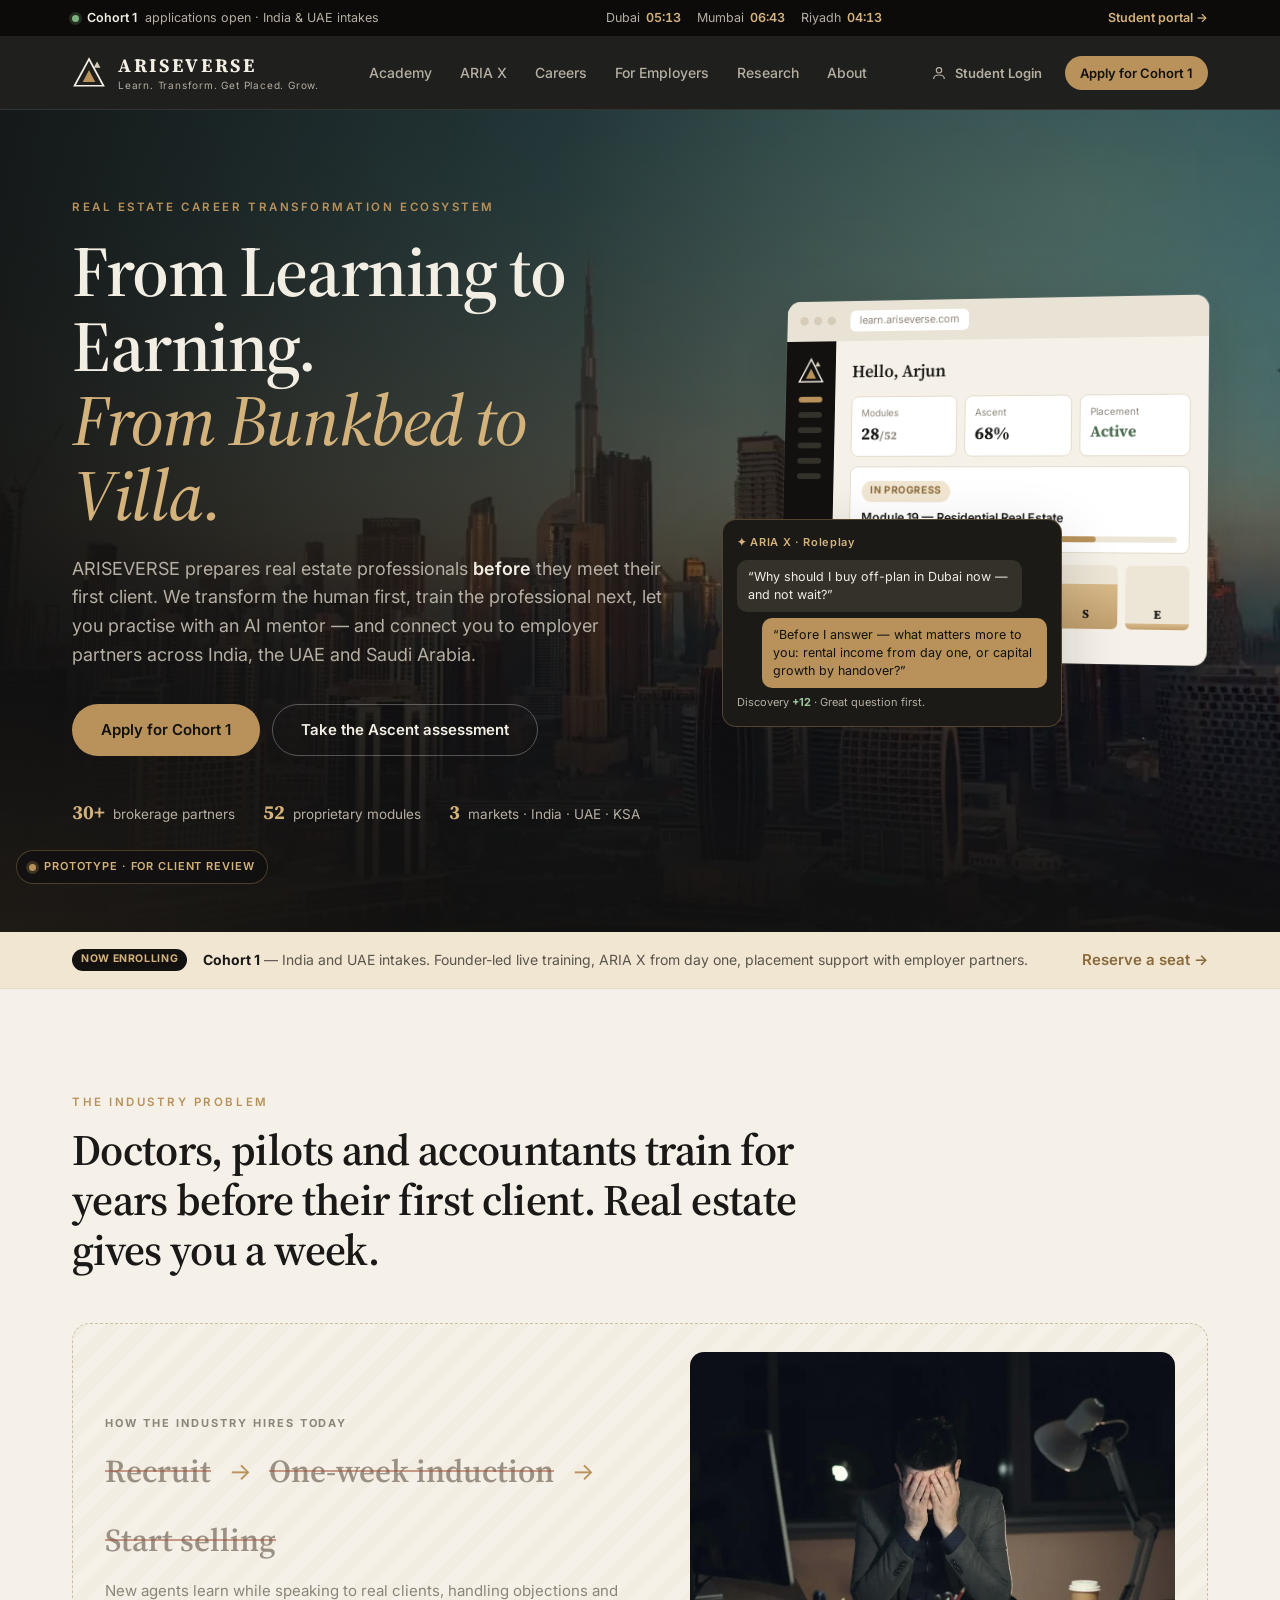
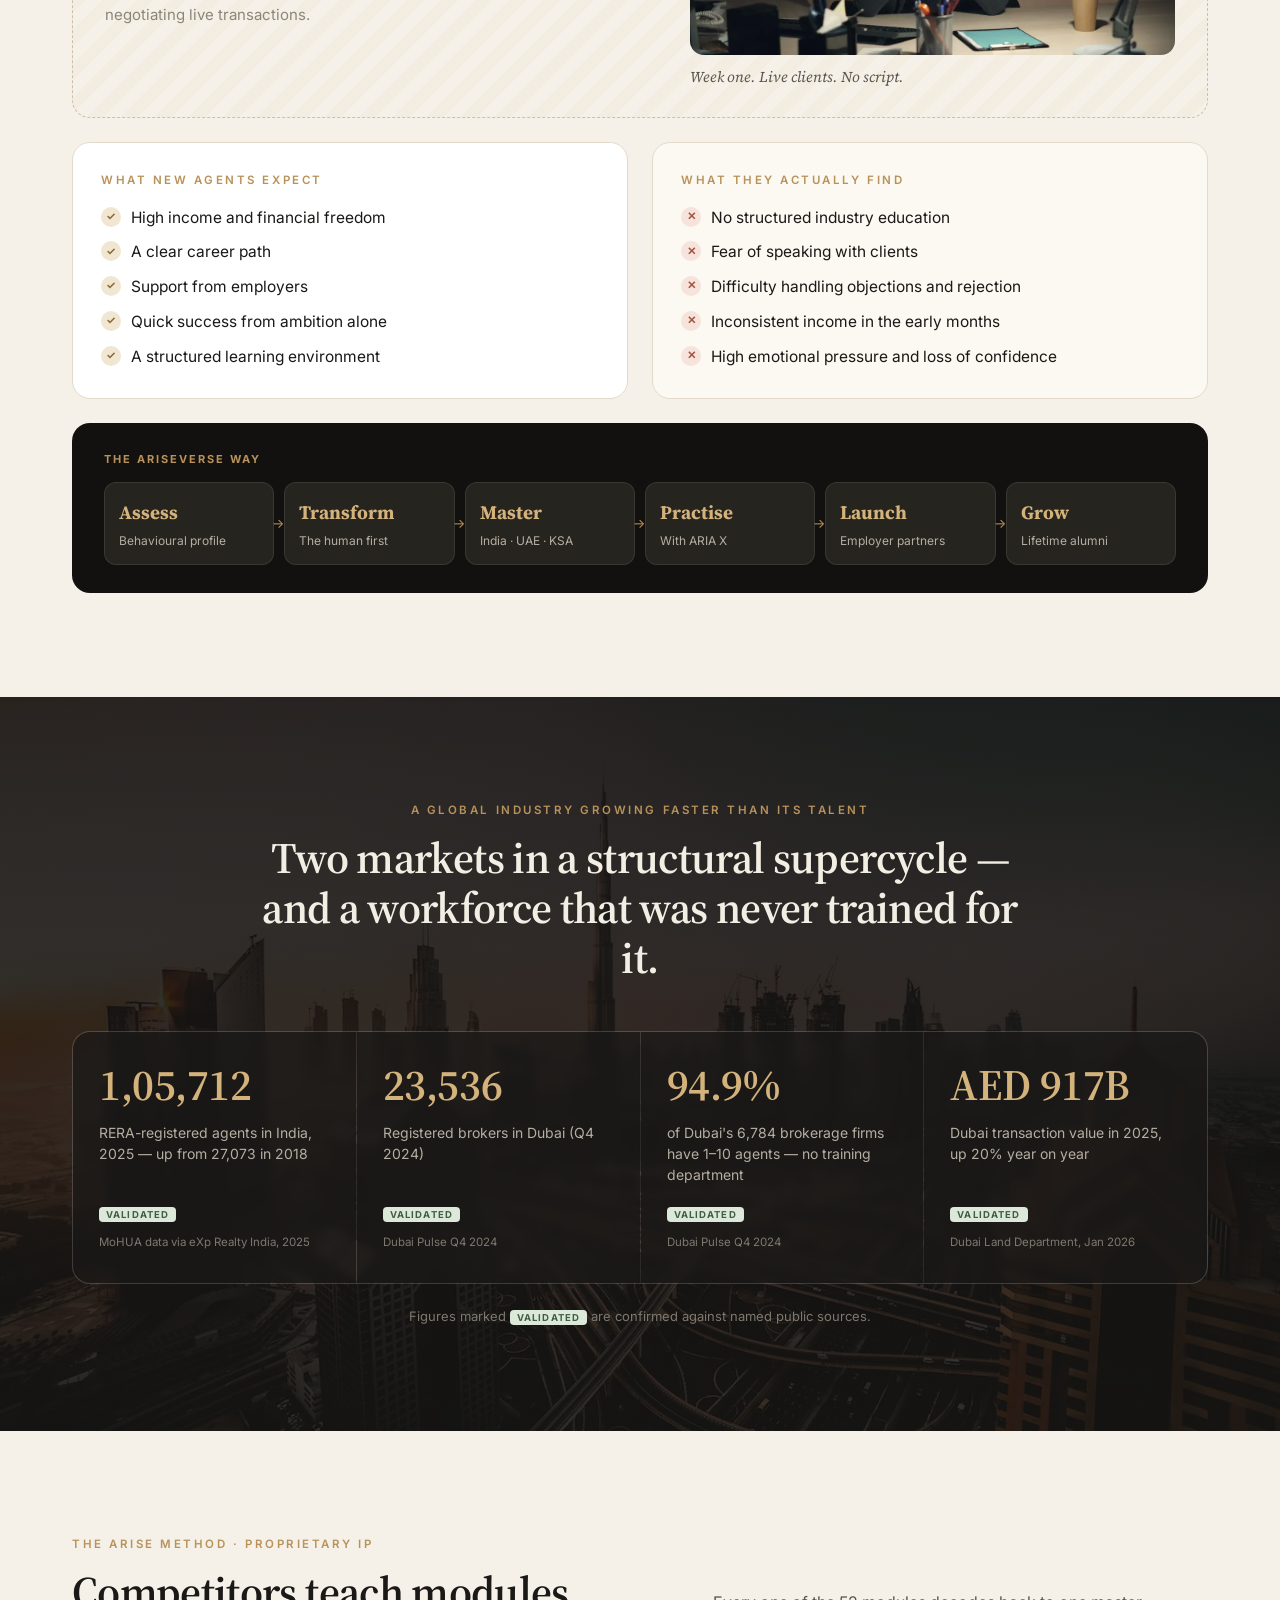
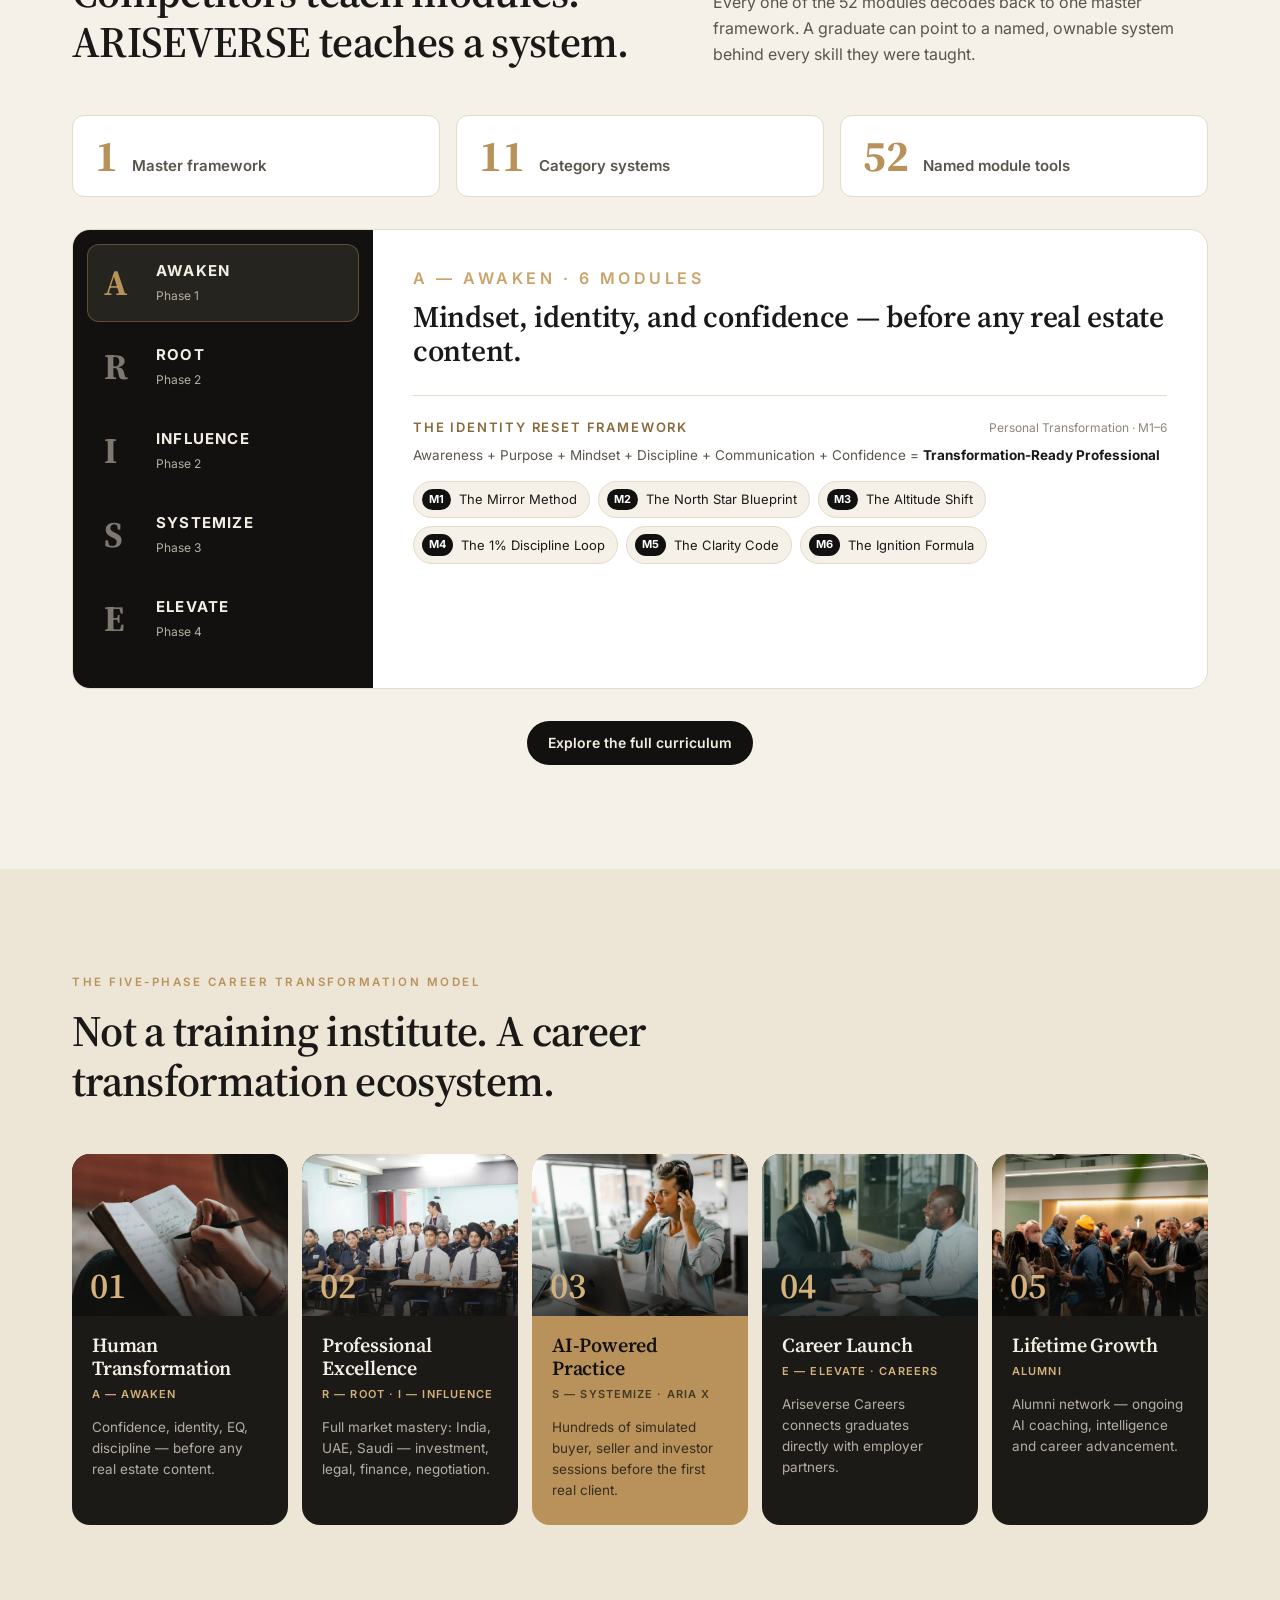
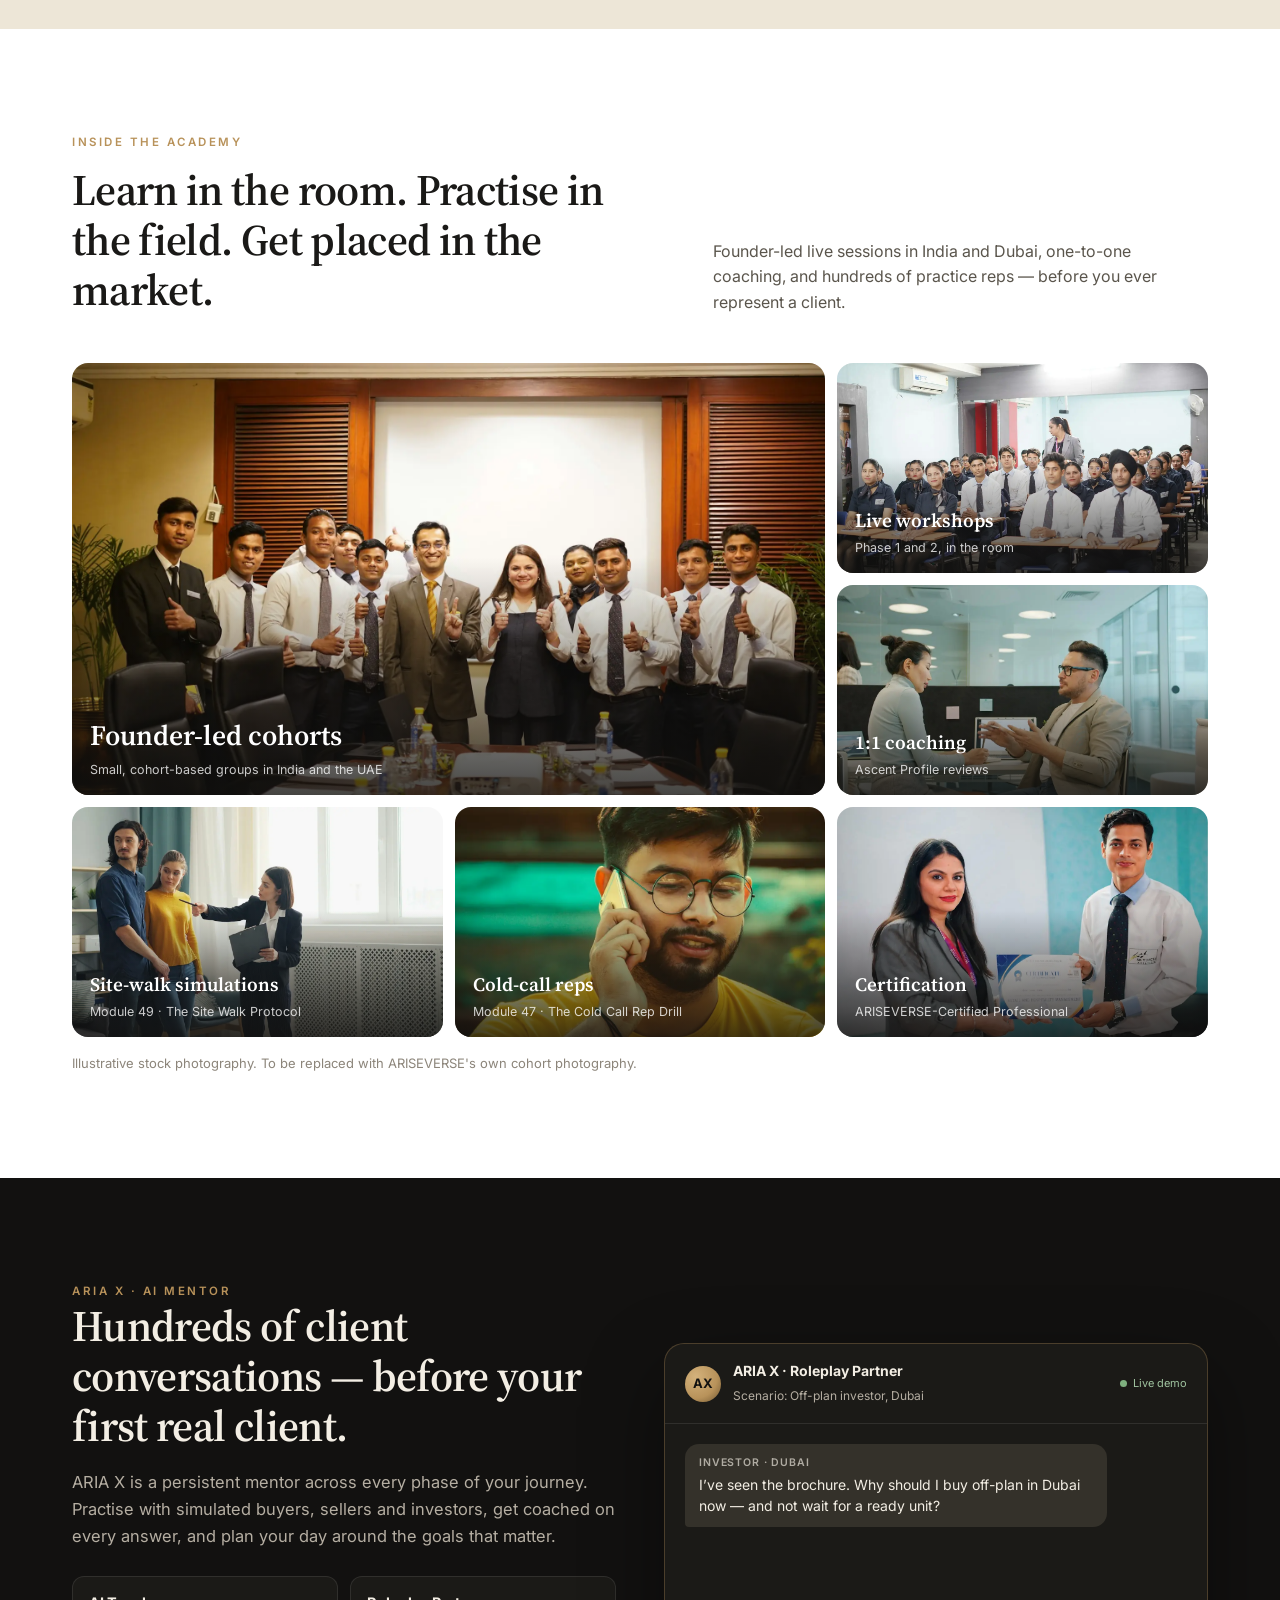
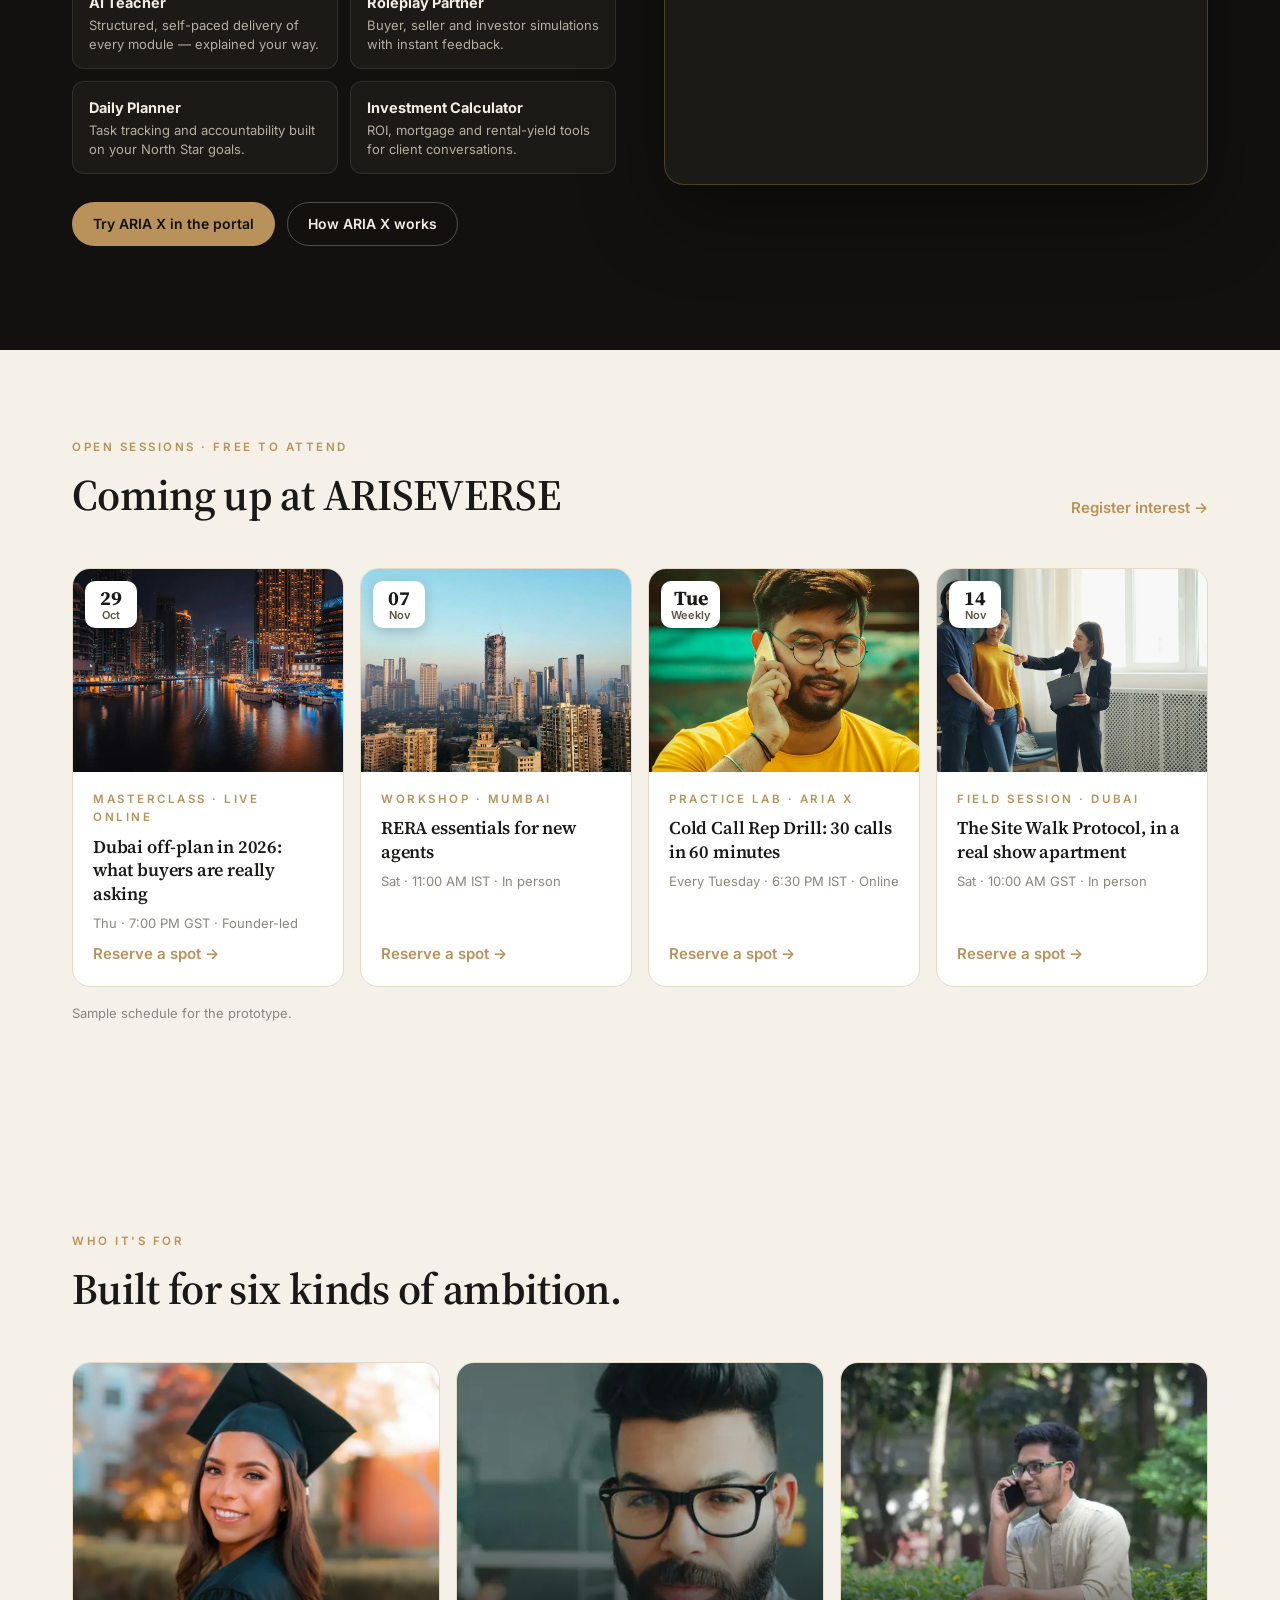
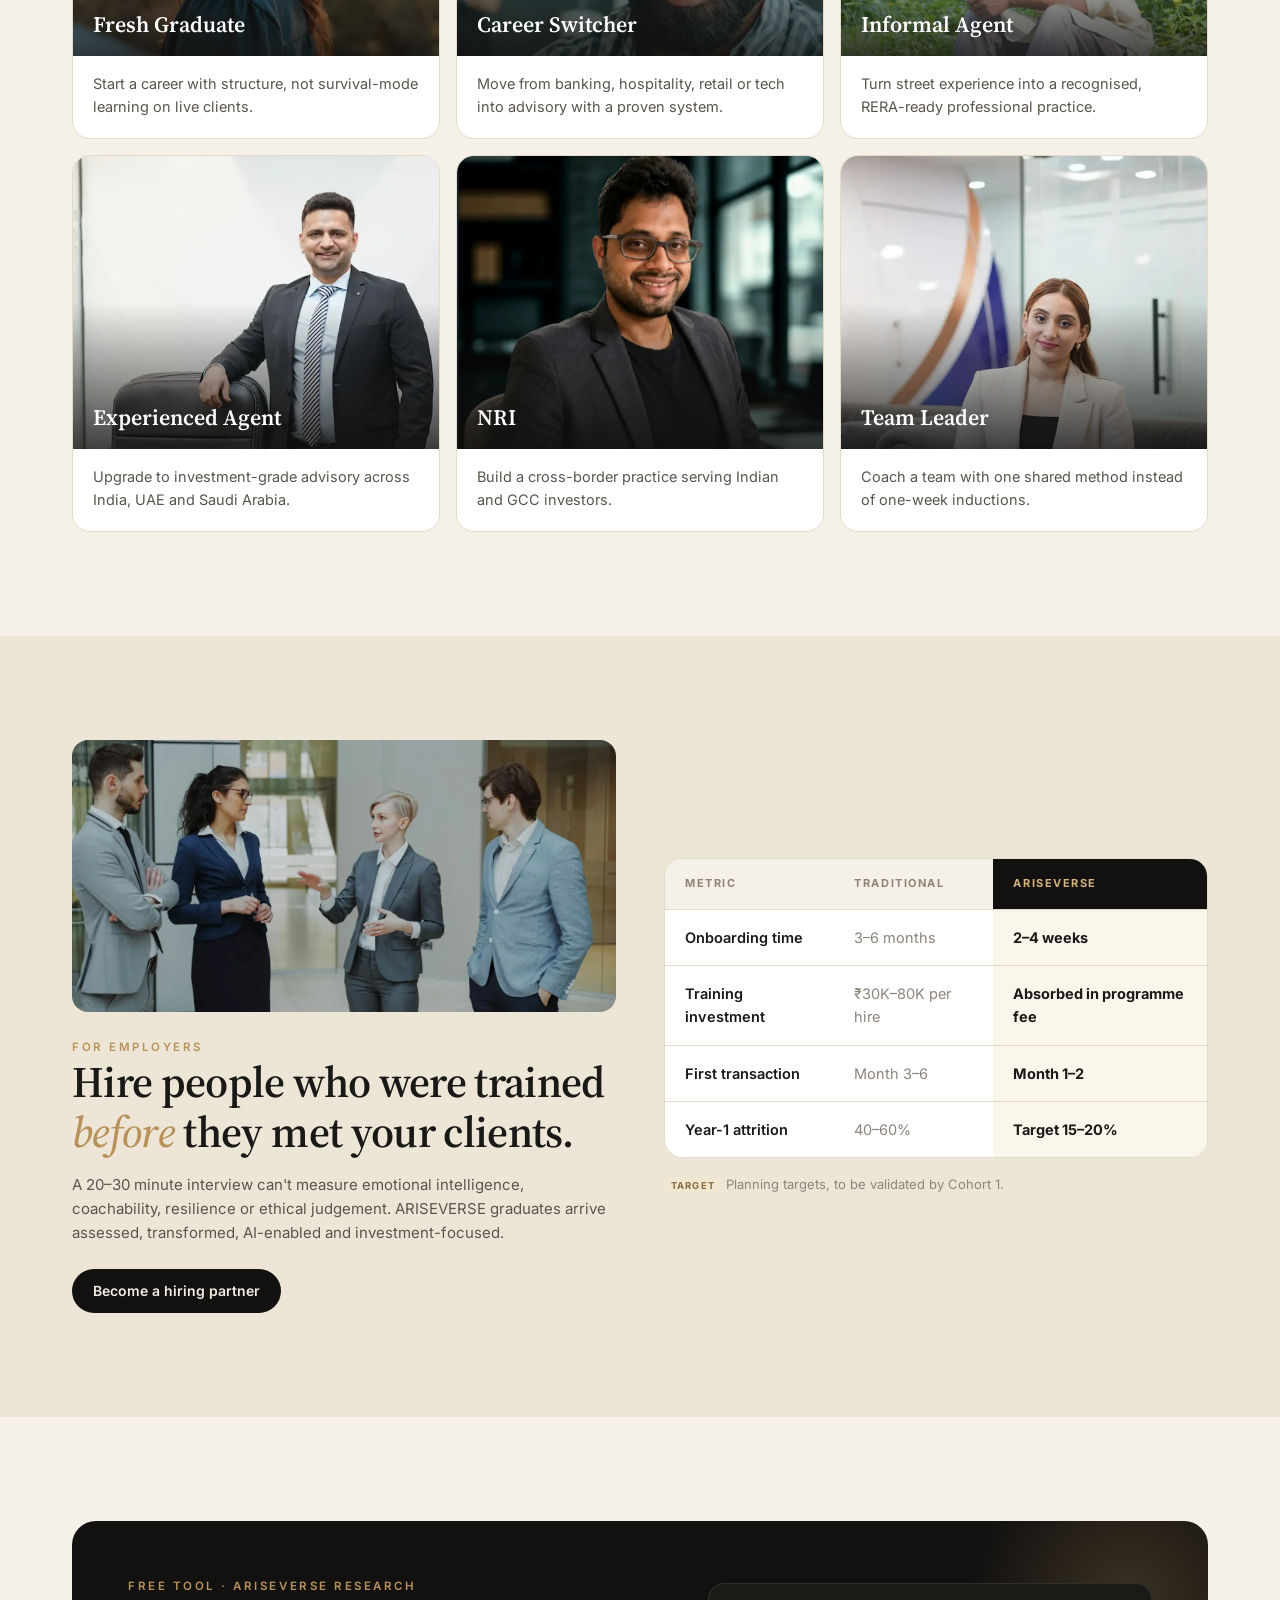
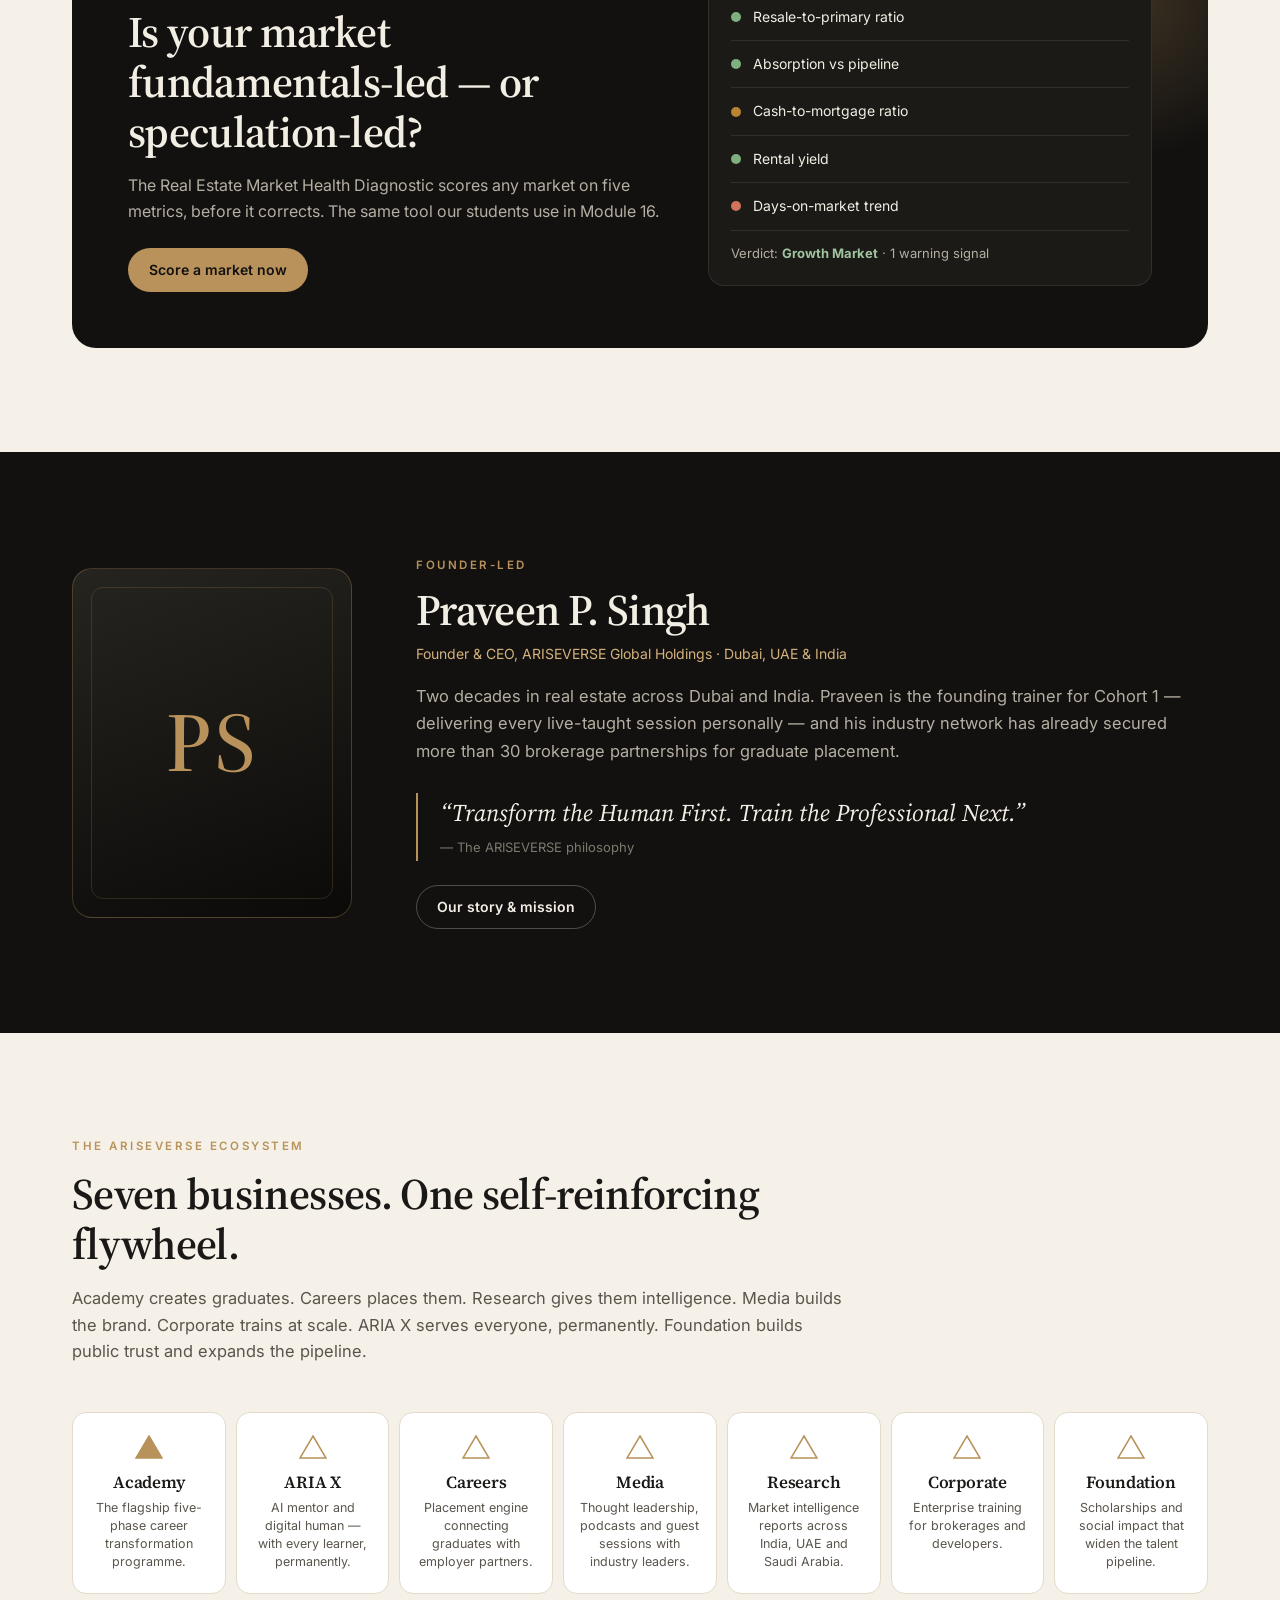
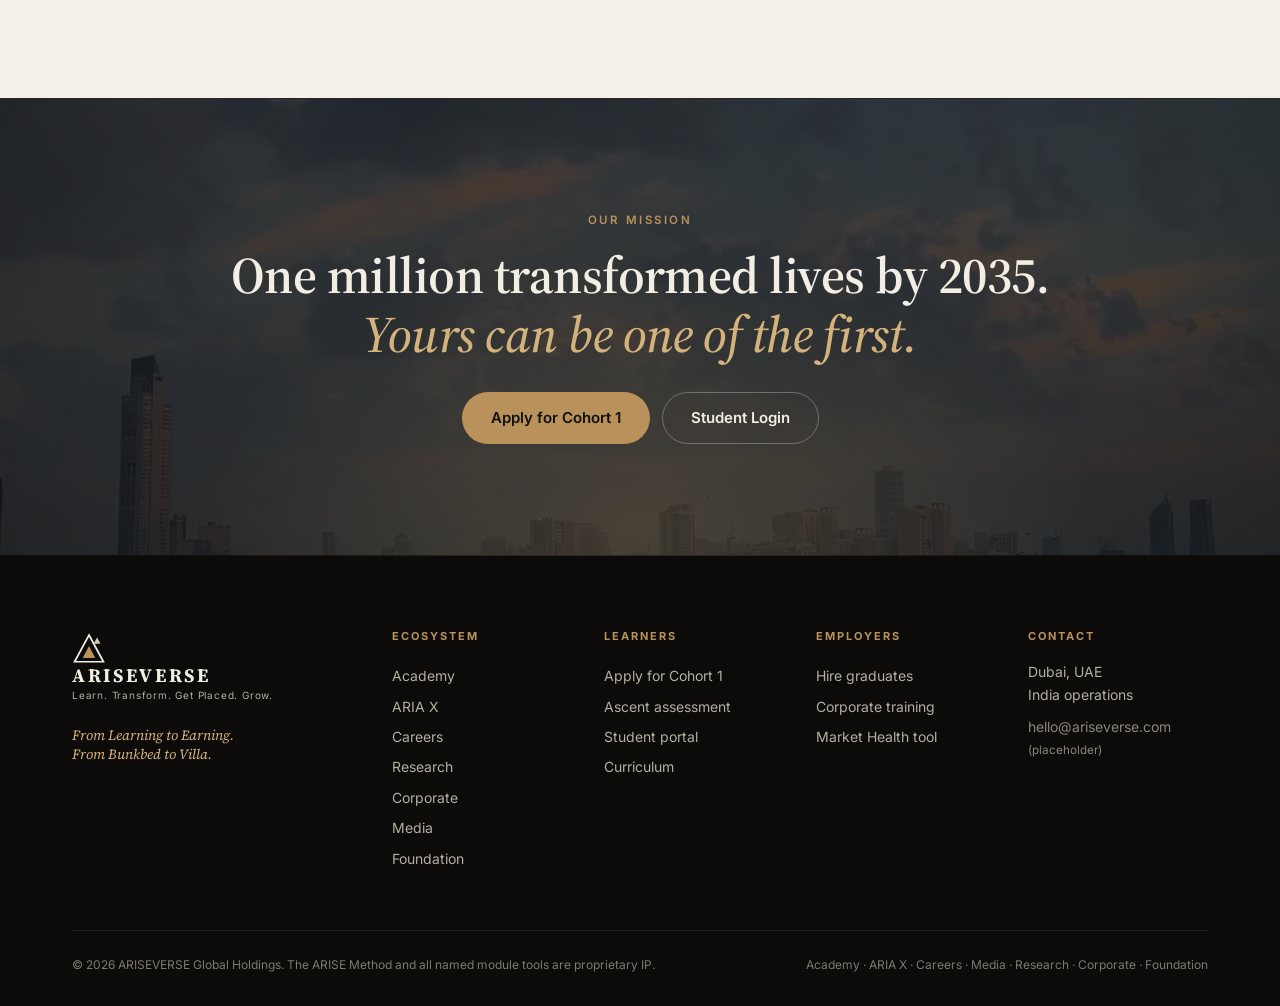
<file: index.html>
<!doctype html>
<html lang="en">
<head>
<meta charset="utf-8">
<meta name="viewport" content="width=device-width, initial-scale=1">
<title>ARISEVERSE — Real Estate Career Transformation</title>
<meta name="description" content="ARISEVERSE prepares real estate professionals before they meet their first client — human transformation, professional mastery, AI-powered practice and placement across India, the UAE and Saudi Arabia.">
<link rel="stylesheet" href="assets/brand.css">
<link rel="stylesheet" href="assets/site.css">
</head>
<body>

<!-- ============ UTILITY BAR ============ -->
<div class="util-bar">
  <div class="container util-row">
    <span class="util-live"><i></i><b>Cohort 1</b> applications open · India &amp; UAE intakes</span>
    <span class="clocks" data-clocks aria-label="Local times"></span>
    <a href="portal.html#login" class="util-link">Student portal →</a>
  </div>
</div>

<!-- ============ HEADER ============ -->
<header class="site-header" id="top">
  <div class="container header-row">
    <a href="#home" class="logo" data-logo aria-label="ARISEVERSE home">
      <span data-logo-mark></span>
      <span class="logo-word"><b>ARISEVERSE</b><small>Learn. Transform. Get Placed. Grow.</small></span>
    </a>
    <nav class="nav" aria-label="Main">
      <a href="#academy">Academy</a>
      <a href="#aria">ARIA X</a>
      <a href="#careers">Careers</a>
      <a href="#employers">For Employers</a>
      <a href="#research">Research</a>
      <a href="#about">About</a>
    </nav>
    <div class="header-cta">
      <a href="portal.html#login" class="btn btn-ghost btn-sm login-link">
        <svg width="16" height="16" viewBox="0 0 24 24" fill="none" stroke="currentColor" stroke-width="1.8"><circle cx="12" cy="8" r="4"/><path d="M4 21c0-4 4-6 8-6s8 2 8 6"/></svg>
        Student Login
      </a>
      <a href="#apply" class="btn btn-gold btn-sm">Apply for Cohort 1</a>
      <button class="burger" aria-label="Open menu" aria-expanded="false"><span></span><span></span><span></span></button>
    </div>
  </div>
  <div class="mobile-menu" hidden>
    <a href="#academy">Academy</a>
    <a href="#aria">ARIA X</a>
    <a href="#careers">Careers</a>
    <a href="#employers">For Employers</a>
    <a href="#research">Research</a>
    <a href="#about">About</a>
    <a href="portal.html#login" class="mm-login">Student Login →</a>
    <a href="#apply" class="btn btn-gold">Apply for Cohort 1</a>
  </div>
</header>

<main>

<!-- ======================================================
     HOME
====================================================== -->
<section class="page" data-page="home">

  <div class="hero hero-home">
    <div class="hero-bg" aria-hidden="true">
      <video data-ambient autoplay muted loop playsinline preload="auto" poster="media/video/hero-dubai.webp"><source src="media/video/hero-dubai.mp4" type="video/mp4"></video>
    </div>
    <div class="container hero-grid">
      <div class="hero-copy">
        <p class="eyebrow">Real Estate Career Transformation Ecosystem</p>
        <h1>From Learning to Earning.<br><em>From Bunkbed to Villa.</em></h1>
        <p class="lede">ARISEVERSE prepares real estate professionals <strong>before</strong> they meet their first client. We transform the human first, train the professional next, let you practise with an AI mentor — and connect you to employer partners across India, the UAE and Saudi Arabia.</p>
        <div class="hero-actions">
          <a href="#apply" class="btn btn-gold btn-lg">Apply for Cohort 1</a>
          <a href="#apply" class="btn btn-line btn-lg">Take the Ascent assessment</a>
        </div>
        <ul class="hero-meta">
          <li><b>30+</b> brokerage partners</li>
          <li><b>52</b> proprietary modules</li>
          <li><b>3</b> markets · India · UAE · KSA</li>
        </ul>
      </div>

      <!-- Portal preview — shows the website and the learning portal are one product -->
      <div class="hero-visual" aria-hidden="true">
        <div class="pv-window">
          <div class="pv-top"><i></i><i></i><i></i><span>learn.ariseverse.com</span></div>
          <div class="pv-body">
            <div class="pv-side">
              <span class="pv-logo" data-logo-mark></span>
              <b class="on"></b><b></b><b></b><b></b><b></b><b></b>
            </div>
            <div class="pv-main">
              <p class="pv-hello">Hello, Arjun</p>
              <div class="pv-kpis">
                <div><small>Modules</small><b>28<span>/52</span></b></div>
                <div><small>Ascent</small><b>68%</b></div>
                <div><small>Placement</small><b class="g">Active</b></div>
              </div>
              <div class="pv-card">
                <small class="pill pill-gold">In progress</small>
                <p>Module 19 — Residential Real Estate</p>
                <div class="bar"><i style="width:75%"></i></div>
              </div>
              <div class="pv-arise">
                <span style="--h:100%">A</span><span style="--h:92%">R</span><span style="--h:46%">I</span><span style="--h:70%">S</span><span style="--h:8%">E</span>
              </div>
            </div>
          </div>
        </div>
        <div class="pv-chat">
          <p class="pv-tag">✦ ARIA X · Roleplay</p>
          <p class="b in">“Why should I buy off-plan in Dubai now — and not wait?”</p>
          <p class="b out">“Before I answer — what matters more to you: rental income from day one, or capital growth by handover?”</p>
          <p class="pv-score">Discovery <b>+12</b> · Great question first.</p>
        </div>
      </div>
    </div>
  </div>

  <div class="cohort-strip">
    <div class="container cohort-row">
      <span class="pill pill-dark">Now enrolling</span>
      <p><b>Cohort 1</b> — India and UAE intakes. Founder-led live training, ARIA X from day one, placement support with employer partners.</p>
      <a href="#apply" class="link-gold">Reserve a seat →</a>
    </div>
  </div>

  <!-- Problem -->
  <section class="section">
    <div class="container">
      <div class="section-head reveal">
        <p class="eyebrow">The industry problem</p>
        <h2>Doctors, pilots and accountants train for years before their first client. Real estate gives you a week.</h2>
      </div>

      <div class="old-way reveal">
        <div class="ow-text">
          <div class="ow-label">How the industry hires today</div>
          <div class="ow-flow">
            <span>Recruit</span><i>→</i><span>One-week induction</span><i>→</i><span>Start selling</span>
          </div>
          <p class="faint">New agents learn while speaking to real clients, handling objections and negotiating live transactions.</p>
        </div>
        <figure class="ow-photo"><img src="media/img/stress-desk.webp" alt="A young professional with his head in his hands at his desk late at night" width="1400" height="788"><figcaption>Week one. Live clients. No script.</figcaption></figure>
      </div>

      <div class="grid-2 expect reveal">
        <div class="card pad">
          <p class="eyebrow">What new agents expect</p>
          <ul class="ticks">
            <li>High income and financial freedom</li>
            <li>A clear career path</li>
            <li>Support from employers</li>
            <li>Quick success from ambition alone</li>
            <li>A structured learning environment</li>
          </ul>
        </div>
        <div class="card pad find">
          <p class="eyebrow">What they actually find</p>
          <ul class="crosses">
            <li>No structured industry education</li>
            <li>Fear of speaking with clients</li>
            <li>Difficulty handling objections and rejection</li>
            <li>Inconsistent income in the early months</li>
            <li>High emotional pressure and loss of confidence</li>
          </ul>
        </div>
      </div>

      <div class="new-way reveal">
        <div class="ow-label gold">The ARISEVERSE way</div>
        <div class="nw-flow">
          <span><b>Assess</b><small>Behavioural profile</small></span>
          <span><b>Transform</b><small>The human first</small></span>
          <span><b>Master</b><small>India · UAE · KSA</small></span>
          <span><b>Practise</b><small>With ARIA X</small></span>
          <span><b>Launch</b><small>Employer partners</small></span>
          <span><b>Grow</b><small>Lifetime alumni</small></span>
        </div>
      </div>
    </div>
  </section>

  <!-- Market stats -->
  <section class="section dark stats-band">
    <div class="band-bg" aria-hidden="true"><img src="media/img/dubai-interchange.webp" alt="" loading="lazy"></div>
    <div class="container">
      <div class="section-head center reveal">
        <p class="eyebrow">A global industry growing faster than its talent</p>
        <h2>Two markets in a structural supercycle — and a workforce that was never trained for it.</h2>
      </div>
      <div class="stats" data-render="stats"></div>
      <p class="stats-note">Figures marked <span class="ev ev-v">Validated</span> are confirmed against named public sources.</p>
    </div>
  </section>

  <!-- ARISE Method -->
  <section class="section" id="method">
    <div class="container">
      <div class="split-head reveal">
        <div>
          <p class="eyebrow">The ARISE Method · Proprietary IP</p>
          <h2>Competitors teach modules.<br>ARISEVERSE teaches a system.</h2>
        </div>
        <p class="muted">Every one of the 52 modules decodes back to one master framework. A graduate can point to a named, ownable system behind every skill they were taught.</p>
      </div>
      <div class="tiers reveal">
        <div><b>1</b><span>Master framework</span></div>
        <div><b>11</b><span>Category systems</span></div>
        <div><b>52</b><span>Named module tools</span></div>
      </div>
      <div class="arise reveal" data-render="arise"></div>
      <div class="center mt-32"><a href="#academy" class="btn btn-dark">Explore the full curriculum</a></div>
    </div>
  </section>

  <!-- Phases -->
  <section class="section sand">
    <div class="container">
      <div class="section-head reveal">
        <p class="eyebrow">The five-phase career transformation model</p>
        <h2>Not a training institute. A career transformation ecosystem.</h2>
      </div>
      <div class="phases reveal" data-render="phases"></div>
    </div>
  </section>

  <!-- Inside the Academy — photo mosaic -->
  <section class="section inside">
    <div class="container">
      <div class="split-head reveal">
        <div>
          <p class="eyebrow">Inside the Academy</p>
          <h2>Learn in the room. Practise in the field. Get placed in the market.</h2>
        </div>
        <p class="muted">Founder-led live sessions in India and Dubai, one-to-one coaching, and hundreds of practice reps — before you ever represent a client.</p>
      </div>
      <div class="mosaic reveal">
        <figure class="m-big"><img src="media/img/cohort-group.webp" alt="A cohort of young professionals in formal wear smiling together in a training room" loading="lazy" width="1800" height="1200"><figcaption><b>Founder-led cohorts</b><span>Small, cohort-based groups in India and the UAE</span></figcaption></figure>
        <figure><img src="media/img/classroom.webp" alt="Students in formal uniforms attending a lecture" loading="lazy" width="1400" height="933"><figcaption><b>Live workshops</b><span>Phase 1 and 2, in the room</span></figcaption></figure>
        <figure><img src="media/img/mentoring.webp" alt="A mentor and a learner in conversation in a bright office" loading="lazy" width="1200" height="675"><figcaption><b>1:1 coaching</b><span>Ascent Profile reviews</span></figcaption></figure>
        <figure><img src="media/img/site-visit.webp" alt="An agent showing a young couple around an apartment" loading="lazy" width="1400" height="788"><figcaption><b>Site-walk simulations</b><span>Module 49 · The Site Walk Protocol</span></figcaption></figure>
        <figure><img src="media/img/phone-call.webp" alt="A young man on a phone call" loading="lazy" width="1000" height="1500"><figcaption><b>Cold-call reps</b><span>Module 47 · The Cold Call Rep Drill</span></figcaption></figure>
        <figure><img src="media/img/certificate.webp" alt="A trainer presenting a certificate to a graduate" loading="lazy" width="1200" height="859"><figcaption><b>Certification</b><span>ARISEVERSE-Certified Professional</span></figcaption></figure>
      </div>
      <p class="small faint mt-16">Illustrative stock photography. To be replaced with ARISEVERSE's own cohort photography.</p>
    </div>
  </section>

  <!-- ARIA X -->
  <section class="section dark aria-band">
    <div class="container grid-2 aria-grid">
      <div class="reveal">
        <p class="eyebrow">ARIA X · AI mentor</p>
        <h2>Hundreds of client conversations — before your first real client.</h2>
        <p class="lede-sm">ARIA X is a persistent mentor across every phase of your journey. Practise with simulated buyers, sellers and investors, get coached on every answer, and plan your day around the goals that matter.</p>
        <ul class="aria-feats" data-render="aria-live"></ul>
        <div class="row-gap">
          <a href="portal.html#aria" class="btn btn-gold">Try ARIA X in the portal</a>
          <a href="#aria" class="btn btn-line">How ARIA X works</a>
        </div>
      </div>
      <div class="chat-demo reveal" data-render="chat-demo"></div>
    </div>
  </section>

  <!-- Upcoming sessions — programme-card row -->
  <section class="section sessions-band">
    <div class="container">
      <div class="split-head reveal">
        <div>
          <p class="eyebrow">Open sessions · Free to attend</p>
          <h2>Coming up at ARISEVERSE</h2>
        </div>
        <div class="row-end"><a href="#apply" class="link-gold">Register interest →</a></div>
      </div>
      <div class="sessions reveal" data-render="sessions"></div>
      <p class="small faint mt-16">Sample schedule for the prototype.</p>
    </div>
  </section>

  <!-- Personas -->
  <section class="section">
    <div class="container">
      <div class="section-head reveal">
        <p class="eyebrow">Who it's for</p>
        <h2>Built for six kinds of ambition.</h2>
      </div>
      <div class="personas reveal" data-render="personas"></div>
    </div>
  </section>

  <!-- Employer teaser -->
  <section class="section sand">
    <div class="container grid-2 emp-teaser">
      <div class="reveal">
        <figure class="emp-photo"><img src="media/img/team-office.webp" alt="Four colleagues in business attire talking in a modern office" loading="lazy" width="1400" height="788"></figure>
        <p class="eyebrow">For employers</p>
        <h2>Hire people who were trained <em>before</em> they met your clients.</h2>
        <p class="muted mt-16">A 20–30 minute interview can't measure emotional intelligence, coachability, resilience or ethical judgement. ARISEVERSE graduates arrive assessed, transformed, AI-enabled and investment-focused.</p>
        <a href="#employers" class="btn btn-dark mt-24">Become a hiring partner</a>
      </div>
      <div class="reveal" data-render="emp-table"></div>
    </div>
  </section>

  <!-- Research teaser -->
  <section class="section">
    <div class="container">
      <div class="tool-teaser reveal">
        <div>
          <p class="eyebrow">Free tool · ARISEVERSE Research</p>
          <h2>Is your market fundamentals-led — or speculation-led?</h2>
          <p class="muted">The Real Estate Market Health Diagnostic scores any market on five metrics, before it corrects. The same tool our students use in Module 16.</p>
          <a href="#research" class="btn btn-gold mt-24">Score a market now</a>
        </div>
        <div class="tt-gauges" aria-hidden="true">
          <div><span class="dot ok"></span>Resale-to-primary ratio</div>
          <div><span class="dot ok"></span>Absorption vs pipeline</div>
          <div><span class="dot watch"></span>Cash-to-mortgage ratio</div>
          <div><span class="dot ok"></span>Rental yield</div>
          <div><span class="dot warn"></span>Days-on-market trend</div>
          <p class="tt-verdict">Verdict: <b>Growth Market</b> · 1 warning signal</p>
        </div>
      </div>
    </div>
  </section>

  <!-- Founder -->
  <section class="section dark">
    <div class="container founder">
      <div class="founder-mono reveal" aria-hidden="true"><span>PS</span></div>
      <div class="reveal">
        <p class="eyebrow">Founder-led</p>
        <h2>Praveen P. Singh</h2>
        <p class="founder-role">Founder &amp; CEO, ARISEVERSE Global Holdings · Dubai, UAE &amp; India</p>
        <p class="lede-sm">Two decades in real estate across Dubai and India. Praveen is the founding trainer for Cohort 1 — delivering every live-taught session personally — and his industry network has already secured more than 30 brokerage partnerships for graduate placement.</p>
        <blockquote>“Transform the Human First. Train the Professional Next.”<cite>— The ARISEVERSE philosophy</cite></blockquote>
        <a href="#about" class="btn btn-line mt-24">Our story &amp; mission</a>
      </div>
    </div>
  </section>

  <!-- Ecosystem -->
  <section class="section">
    <div class="container">
      <div class="section-head reveal">
        <p class="eyebrow">The ARISEVERSE ecosystem</p>
        <h2>Seven businesses. One self-reinforcing flywheel.</h2>
        <p class="muted">Academy creates graduates. Careers places them. Research gives them intelligence. Media builds the brand. Corporate trains at scale. ARIA X serves everyone, permanently. Foundation builds public trust and expands the pipeline.</p>
      </div>
      <div class="eco reveal" data-render="ecosystem"></div>
    </div>
  </section>

  <section class="cta-band">
    <div class="band-bg" aria-hidden="true"><video data-ambient muted loop playsinline preload="none" poster="media/video/dubai-timelapse.webp"><source src="media/video/dubai-timelapse.mp4" type="video/mp4"></video></div>
    <div class="container cta-inner reveal">
      <p class="eyebrow">Our mission</p>
      <h2>One million transformed lives by 2035.<br><em>Yours can be one of the first.</em></h2>
      <div class="row-gap center">
        <a href="#apply" class="btn btn-gold btn-lg">Apply for Cohort 1</a>
        <a href="portal.html#login" class="btn btn-line btn-lg">Student Login</a>
      </div>
    </div>
  </section>
</section>

<!-- ======================================================
     ACADEMY
====================================================== -->
<section class="page" data-page="academy">
  <div class="hero hero-sub">
    <div class="hero-bg" aria-hidden="true"><video data-ambient muted loop playsinline preload="none" poster="media/video/trainer-room.webp"><source src="media/video/trainer-room.mp4" type="video/mp4"></video></div>
    <div class="container">
      <p class="eyebrow">ARISEVERSE Academy</p>
      <h1>One framework. Eleven systems.<br><em>Fifty-two tools.</em></h1>
      <p class="lede">The flagship programme takes you through five phases — from who you are, to what you know, to how you sell, to where you're placed. Every step sits inside The ARISE Method.</p>
      <div class="hero-actions"><a href="#apply" class="btn btn-gold btn-lg">Apply for Cohort 1</a><a href="portal.html#learning" class="btn btn-line btn-lg">Preview the learning portal</a></div>
    </div>
  </div>

  <section class="section">
    <div class="container">
      <div class="section-head">
        <p class="eyebrow">Phase by phase</p>
        <h2>Transform the human first. Train the professional next.</h2>
      </div>
      <div class="phase-detail" data-render="phase-detail"></div>
    </div>
  </section>

  <section class="section sand">
    <div class="container">
      <div class="split-head">
        <div>
          <p class="eyebrow">Curriculum explorer</p>
          <h2>All 52 modules, and the proprietary tool behind each.</h2>
        </div>
        <div class="explorer-controls">
          <input class="input" type="search" placeholder="Search modules or tools…" data-explorer-search aria-label="Search modules">
        </div>
      </div>
      <div class="chips" data-explorer-chips></div>
      <div class="explorer" data-render="explorer"></div>
    </div>
  </section>

  <section class="section">
    <div class="container">
      <div class="section-head">
        <p class="eyebrow">Inside every module</p>
        <h2>Learn it, see it, apply it, prove it — live.</h2>
        <p class="muted">Every module follows the same rhythm, modelled on Module 1 — The Mirror Method.</p>
      </div>
      <div class="rhythm">
        <div><b>01</b><h4>The framework</h4><p>A named, staged tool — like M-I-R-R-O: Measure, Identify, Rewrite, Repeat, Own.</p></div>
        <div><b>02</b><h4>Case study</h4><p>Rahul went from 10 to 60 calls a day. The market didn't change — his identity did.</p></div>
        <div><b>03</b><h4>Real-world example</h4><p>Lives that prove the framework works outside a classroom.</p></div>
        <div><b>04</b><h4>Interactive exercise</h4><p>Life Wheel scoring, belief rewriting, goal cascades — saved in your portal.</p></div>
        <div><b>05</b><h4>Submitted assignment</h4><p>One page, before the next session. Reviewed by your trainer.</p></div>
        <div><b>06</b><h4>Live pair practical</h4><p>Say it out loud. Your partner tells you if you'd actually act on it this week.</p></div>
      </div>
    </div>
  </section>

  <section class="section dark">
    <div class="container">
      <div class="section-head center">
        <p class="eyebrow">Three markets, one wheel</p>
        <h2>Learn the six pillars once. Apply them in Mumbai, Dubai or Riyadh.</h2>
        <p class="lede-sm">The regulator's name, the paperwork and the contract language change. The six functions of a transaction do not.</p>
      </div>
      <div class="markets">
        <div class="mk"><img class="mk-img" src="media/img/mumbai-skyline.webp" alt="Mumbai skyline at sunrise" loading="lazy" width="1400" height="787"><p class="eyebrow">India</p><h3>RERA</h3><p>State-level RERA, Sale/Purchase Agreements under the Transfer of Property Act.</p><span class="mk-n">1,05,712 <small>RERA agents, 2025</small></span></div>
        <div class="mk"><img class="mk-img" src="media/img/dubai-interchange.webp" alt="Downtown Dubai and the Burj Khalifa above a highway interchange" loading="lazy" width="1400" height="933"><p class="eyebrow">UAE</p><h3>Dubai RERA · DLD</h3><p>Dubai Land Department regulation, SPA or MOU, escrow-protected off-plan.</p><span class="mk-n">23,536 <small>Dubai brokers, Q4 2024</small></span></div>
        <div class="mk"><img class="mk-img" src="media/img/riyadh-kingdom.webp" alt="The Kingdom Centre tower in Riyadh at sunset" loading="lazy" width="1200" height="800"><p class="eyebrow">Saudi Arabia</p><h3>REGA</h3><p>Real Estate General Authority, Ejar tenancy contracts under Vision 2030 reforms.</p><span class="mk-n">~12% <small>of GDP from real estate, 2024</small></span></div>
      </div>
    </div>
  </section>

  <section class="section">
    <div class="container grid-2 admissions">
      <div>
        <p class="eyebrow">Admissions</p>
        <h2>How to join Cohort 1</h2>
        <p class="muted mt-16">Every learner begins with a structured assessment — not to predict success, but to personalise your learning before you build professional skills.</p>
        <a href="#apply" class="btn btn-gold mt-24">Start your application</a>
      </div>
      <ol class="steps">
        <li><b>Apply online</b><span>Five minutes. Tell us your market and your starting point.</span></li>
        <li><b>Take the Ascent assessment</b><span>Behavioural preferences, motivation, resilience, communication strengths.</span></li>
        <li><b>Counselling call</b><span>Talk through your profile and the right market track.</span></li>
        <li><b>Enrol &amp; get portal access</b><span>Your Ascent Profile, Module 1 and ARIA X are waiting on day one.</span></li>
      </ol>
    </div>
  </section>

  <section class="section sand">
    <div class="container narrow">
      <div class="section-head"><p class="eyebrow">Questions</p><h2>Frequently asked</h2></div>
      <div class="faq" data-render="faq"></div>
    </div>
  </section>
</section>

<!-- ======================================================
     ARIA X
====================================================== -->
<section class="page" data-page="aria">
  <div class="hero hero-sub">
    <div class="hero-bg" aria-hidden="true"><img src="media/img/headset-laptop.webp" alt="" loading="lazy"></div>
    <div class="container">
      <p class="eyebrow">ARIA X</p>
      <h1>Not a chatbot.<br><em>A mentor for every phase.</em></h1>
      <p class="lede">ARIA X is ARISEVERSE's AI mentor layer — a persistent companion from your first module to your first year on the job, and beyond.</p>
      <div class="hero-actions"><a href="portal.html#aria" class="btn btn-gold btn-lg">Open ARIA X in the portal</a></div>
    </div>
  </div>

  <section class="section">
    <div class="container">
      <div class="split-head">
        <div><p class="eyebrow">Built for Cohort 1</p><h2>What's live at launch — and what's next.</h2></div>
        <p class="muted">We split ARIA X by build status, so you always know what you're getting today.</p>
      </div>
      <div class="grid-2 aria-split">
        <div class="card pad">
          <div class="row-between"><h3>Live at launch</h3><span class="ev ev-t">Cohort 1</span></div>
          <div class="feat-list" data-render="aria-live-cards"></div>
        </div>
        <div class="card pad roadmap">
          <div class="row-between"><h3>Roadmap</h3><span class="ev ev-a">2027 and beyond</span></div>
          <div class="feat-list" data-render="aria-roadmap"></div>
        </div>
      </div>
    </div>
  </section>

  <section class="section dark">
    <div class="container grid-2 aria-grid">
      <div>
        <p class="eyebrow">Try it · Roleplay Partner</p>
        <h2>Handle a real objection. Get coached instantly.</h2>
        <p class="lede-sm">Pick how you'd respond. ARIA X scores you on discovery, empathy, objection handling and closing — the same dimensions you'll practise hundreds of times in Phase 3.</p>
        <p class="faint small mt-16">Prototype demo — responses are scripted.</p>
      </div>
      <div class="rp" data-render="roleplay"></div>
    </div>
  </section>

  <section class="section">
    <div class="container">
      <div class="section-head"><p class="eyebrow">With you at every phase</p><h2>One mentor, five phases.</h2></div>
      <div class="aria-phases">
        <div><b>01</b><h4>Human Transformation</h4><p>Daily Planner holds your identity statement, routines and North Star goals.</p></div>
        <div><b>02</b><h4>Professional Excellence</h4><p>AI Teacher explains every module your way — India, UAE or Saudi context.</p></div>
        <div class="hl"><b>03</b><h4>AI-Powered Practice</h4><p>Roleplay Partner runs buyer, seller and investor simulations until you're client-ready.</p></div>
        <div><b>04</b><h4>Career Launch</h4><p>Investment Calculator and interview prep for your first 60 days on the job.</p></div>
        <div><b>05</b><h4>Lifetime Growth</h4><p>Alumni keep ARIA X — coaching, intelligence and career advancement.</p></div>
      </div>
    </div>
  </section>
</section>

<!-- ======================================================
     CAREERS (learners)
====================================================== -->
<section class="page" data-page="careers">
  <div class="hero hero-sub">
    <div class="hero-bg" aria-hidden="true"><video data-ambient muted loop playsinline preload="none" poster="media/video/realtor-tour.webp"><source src="media/video/realtor-tour.mp4" type="video/mp4"></video></div>
    <div class="container">
      <p class="eyebrow">Ariseverse Careers</p>
      <h1>From learning to earning —<br><em>with a launchpad, not a leap.</em></h1>
      <p class="lede">Ariseverse Careers connects graduates directly with employer partners, then supports you through your first 60 days on the job.</p>
      <div class="hero-actions"><a href="#apply" class="btn btn-gold btn-lg">Apply for Cohort 1</a><a href="portal.html#careers" class="btn btn-line btn-lg">See the placement portal</a></div>
    </div>
  </div>

  <section class="section">
    <div class="container">
      <div class="split-head">
        <div><p class="eyebrow">The LAUNCHPAD Framework</p><h2>Interview readiness + first 60-day execution = career launch.</h2></div>
        <p class="muted">Placement isn't the finish line. Module 52 — The 60-Day Launch Sequence — is how you turn an offer into your first closed deal.</p>
      </div>
      <div class="launch">
        <div><span>1</span><h4>Ascent Profile</h4><p>Your strengths, shared with employers who fit them.</p></div>
        <div><span>2</span><h4>Portfolio &amp; CV</h4><p>Assignments, simulations and certificates in one profile.</p></div>
        <div><span>3</span><h4>Mock interviews</h4><p>Module 51 — The Interview-Ready Protocol.</p></div>
        <div><span>4</span><h4>Employer matching</h4><p>30+ brokerage partners across India and Dubai.</p></div>
        <div><span>5</span><h4>Offer</h4><p>Placement support through to signed contract.</p></div>
        <div><span>6</span><h4>First 60 days</h4><p>Module 52 — The 60-Day Launch Sequence.</p></div>
      </div>
    </div>
  </section>

  <section class="section sand">
    <div class="container">
      <div class="section-head"><p class="eyebrow">Every career sits on the wheel</p><h2>Six pillars. Find where you fit.</h2></div>
      <div class="career-wheel" data-render="careers-wheel"></div>
    </div>
  </section>

  <section class="section">
    <div class="container grid-2 earn">
      <div>
        <p class="eyebrow">The earning case</p>
        <h2>A career investment with a fast payback.</h2>
        <p class="muted mt-16">In the UAE, a junior agent's base plus 2% commission means a single AED 1.5M sale can generate roughly AED 30,000. In India, a placed junior agent earns an estimated ₹30,000–₹1,00,000+ a month, depending on city and market.</p>
        <p class="small faint mt-16"><span class="ev ev-t">Target</span> Planning assumptions from the ARISEVERSE business model, not guaranteed earnings.</p>
      </div>
      <div class="card pad calc" data-render="commission"></div>
    </div>
  </section>

  <section class="section dark">
    <div class="container">
      <div class="split-head">
        <div><p class="eyebrow">Sample roles on the placement board</p><h2>Where graduates are heading.</h2></div>
        <a href="portal.html#careers" class="btn btn-line">Open the job board</a>
      </div>
      <div class="jobs">
        <div class="job"><img src="media/img/dubai-marina-night.webp" alt="Dubai Marina at night" loading="lazy" width="1200" height="800"><div class="job-body"><span class="pill pill-gold">Dubai · UAE</span><h4>Property Consultant</h4><p>Luxury brokerage · Dubai Marina</p><b>AED 8K–15K + commission</b></div></div>
        <div class="job"><img src="media/img/dubai-marina-day.webp" alt="Dubai towers seen from the water" loading="lazy" width="1200" height="800"><div class="job-body"><span class="pill pill-gold">Dubai · UAE</span><h4>Off-plan Sales Advisor</h4><p>Developer sales · Business Bay</p><b>AED 6K–12K + commission</b></div></div>
        <div class="job"><img src="media/img/mumbai-sealink.webp" alt="The Bandra–Worli Sea Link in Mumbai" loading="lazy" width="1200" height="706"><div class="job-body"><span class="pill pill-gold">Mumbai · India</span><h4>Relationship Manager</h4><p>Residential brokerage · Western suburbs</p><b>₹4L–7L PA + incentives</b></div></div>
        <div class="job"><img src="media/img/riyadh-city.webp" alt="Riyadh business district skyline" loading="lazy" width="1200" height="946"><div class="job-body"><span class="pill pill-gold">Riyadh · KSA</span><h4>Leasing Consultant</h4><p>Residential &amp; commercial leasing</p><b>Package on application</b></div></div>
      </div>
      <p class="small faint mt-16">Sample listings for the prototype.</p>
    </div>
  </section>
</section>

<!-- ======================================================
     EMPLOYERS
====================================================== -->
<section class="page" data-page="employers">
  <div class="hero hero-sub">
    <div class="hero-bg" aria-hidden="true"><video data-ambient muted loop playsinline preload="none" poster="media/video/office-team.webp"><source src="media/video/office-team.mp4" type="video/mp4"></video></div>
    <div class="container">
      <p class="eyebrow">For brokerages &amp; developers</p>
      <h1>Day-one-ready hires.<br><em>Not one-week inductions.</em></h1>
      <p class="lede">Brokerages invest in recruitment, onboarding, managers' time, leads and CRM — then lose new hires before they close. ARISEVERSE sends you professionals who completed structured development before meeting their first client.</p>
      <div class="hero-actions"><a href="#employers" data-scroll="partner-form" class="btn btn-gold btn-lg">Become a hiring partner</a></div>
    </div>
  </div>

  <section class="section">
    <div class="container grid-2 hidden-cost">
      <div>
        <p class="eyebrow">The hidden cost</p>
        <h2>A 20–30 minute interview can't measure what decides long-term performance.</h2>
        <p class="muted mt-16">Independent industry analysis puts the fully-loaded cost of agent turnover at 50–200% of an agent's annual production value. Every ARISEVERSE learner has a behavioural profile before you meet them.</p>
      </div>
      <div class="cant-measure">
        <span>Emotional intelligence</span><span>Learning agility</span><span>Coachability</span><span>Mental resilience</span><span>Behaviour under pressure</span><span>Persistence after rejection</span><span>Ethical judgement</span><span>Long-term commitment</span><span>Growth mindset</span>
      </div>
    </div>
  </section>

  <section class="section sand">
    <div class="container grid-2 attr">
      <div>
        <p class="eyebrow">Turnover cost calculator</p>
        <h2>What is attrition costing your team?</h2>
        <p class="muted mt-16">Adjust to your brokerage. The cost factor reflects the 50–200% range from industry commentary.</p>
        <p class="small faint mt-16"><span class="ev ev-a">Assumption</span> Directional industry figures, not audited data. Target attrition of 15–20% is an ARISEVERSE planning target to be validated by Cohort 1.</p>
      </div>
      <div class="card pad" data-render="attrition"></div>
    </div>
  </section>

  <section class="section">
    <div class="container">
      <div class="section-head"><p class="eyebrow">Traditional vs ARISEVERSE</p><h2>The employer case, in four numbers.</h2></div>
      <div data-render="emp-table-lg"></div>
      <p class="small faint mt-16"><span class="ev ev-t">Target</span> Figures are ARISEVERSE planning targets based on programme design, not audited employer case studies. Cohort 1 data will validate or revise them.</p>
    </div>
  </section>

  <section class="section dark">
    <div class="container">
      <div class="section-head center"><p class="eyebrow">What your new hires bring</p><h2>Ready to contribute from day one.</h2></div>
      <div class="brings">
        <span>Better prepared</span><span>More confident</span><span>Faster to onboard</span><span>Better communicators</span><span>AI-enabled</span><span>Investment-focused</span><span>Committed to ethical selling</span><span>Ready from day one</span>
      </div>
    </div>
  </section>

  <section class="section">
    <div class="container grid-3 partner-types">
      <div class="card photo-card"><img src="media/img/interview.webp" alt="An interviewer speaking with a candidate across a desk" loading="lazy" width="1200" height="675"><div class="pad"><p class="eyebrow">Careers</p><h3>Hiring partner</h3><p class="muted">Get matched with graduates whose Ascent Profile fits your team. Interview them inside the placement portal.</p></div></div>
      <div class="card photo-card"><img src="media/img/office-presentation.webp" alt="A trainer presenting to a team around a meeting table" loading="lazy" width="1400" height="788"><div class="pad"><p class="eyebrow">Corporate</p><h3>Train your team</h3><p class="muted">Enterprise training using The ARISE Method — for brokerages and developer sales teams.</p></div></div>
      <div class="card photo-card"><img src="media/img/analytics.webp" alt="A laptop showing market analytics charts" loading="lazy" width="1200" height="868"><div class="pad"><p class="eyebrow">Research</p><h3>Market intelligence</h3><p class="muted">Subscription reports across India, UAE and Saudi Arabia for your leadership and advisors.</p></div></div>
    </div>
  </section>

  <section class="section sand" id="partner-form">
    <div class="container grid-2">
      <div>
        <p class="eyebrow">Partner with ARISEVERSE</p>
        <h2>Tell us about your hiring needs.</h2>
        <p class="muted mt-16">Our placement team will come back within two working days.</p>
      </div>
      <form class="card pad form-grid" data-form="partner">
        <div class="field"><label>Company</label><input class="input" required placeholder="Brokerage or developer name"></div>
        <div class="field"><label>Your name</label><input class="input" required placeholder="Full name"></div>
        <div class="field"><label>Work email</label><input class="input" type="email" required placeholder="name@company.com"></div>
        <div class="field"><label>Market</label><select class="select"><option>Dubai, UAE</option><option>India</option><option>Saudi Arabia</option><option>Multiple</option></select></div>
        <div class="field"><label>Hires in next 6 months</label><select class="select"><option>1–5</option><option>6–15</option><option>16–40</option><option>40+</option></select></div>
        <div class="field"><label>Interested in</label><select class="select"><option>Hiring graduates</option><option>Corporate training</option><option>Research subscription</option><option>All of the above</option></select></div>
        <button class="btn btn-dark span-2" type="submit">Send enquiry</button>
      </form>
    </div>
  </section>
</section>

<!-- ======================================================
     RESEARCH
====================================================== -->
<section class="page" data-page="research">
  <div class="hero hero-sub">
    <div class="hero-bg" aria-hidden="true"><video data-ambient muted loop playsinline preload="none" poster="media/video/mumbai-street.webp"><source src="media/video/mumbai-street.mp4" type="video/mp4"></video></div>
    <div class="container">
      <p class="eyebrow">ARISEVERSE Research</p>
      <h1>Market intelligence for advisors,<br><em>not spectators.</em></h1>
      <p class="lede">Real estate doesn't crash because prices are high. It crashes when buyers stop being end-users and become exit-dependent investors. Learn to see it coming.</p>
    </div>
  </div>

  <section class="section">
    <div class="container">
      <div class="split-head">
        <div><p class="eyebrow">Free tool</p><h2>The Real Estate Market Health Diagnostic</h2></div>
        <p class="muted">Five metrics to tell whether a market is fundamentals-led or speculation-led — before it corrects. Score any market with public data from DLD, RERA, portals and developer disclosures.</p>
      </div>
      <div class="diag" data-render="diagnostic"></div>
      <div class="law">
        <p class="eyebrow">The law of motion</p>
        <p>If price growth outpaces income growth plus infrastructure growth, the system becomes speculative. If speculation exceeds end-user absorption, volatility becomes inevitable.</p>
      </div>
    </div>
  </section>

  <section class="section sand">
    <div class="container grid-2 then-now">
      <div>
        <p class="eyebrow">Case reference</p>
        <h2>Why Dubai 2008 ≠ Dubai today.</h2>
        <p class="muted mt-16">Dubai's post-2009 recovery came from outgrowing speculation with real economic expansion — not from speculation resolving itself.</p>
      </div>
      <div class="tn">
        <div class="card pad"><span class="pill pill-red">2008</span><p>High leverage, heavy investor-to-investor flipping, off-plan units traded multiple times before completion. Prices fell ~50% in some segments.</p></div>
        <div class="card pad"><span class="pill pill-green">Today</span><p>Materially higher cash-transaction share, a broader end-user and long-term investor base, and continued infrastructure and population inflow underpinning demand.</p></div>
      </div>
    </div>
  </section>

  <section class="section">
    <div class="container">
      <div class="section-head"><p class="eyebrow">Market snapshots</p><h2>Three markets growing real estate on purpose.</h2></div>
      <div class="snap">
        <div class="card photo-card"><img src="media/img/mumbai-skyline.webp" alt="Mumbai skyline at sunrise" loading="lazy" width="1400" height="787"><div class="pad"><p class="eyebrow">India</p><h3>~7–8% of GDP</h3><p class="muted">Real estate share of GDP, 2024/25 (MoHUA). Government ambition: 18% by 2047.</p><div class="snap-ev"><span class="ev ev-v">Validated</span><span class="ev ev-t">2047 target</span></div></div></div>
        <div class="card photo-card"><img src="media/img/dubai-interchange.webp" alt="Downtown Dubai and the Burj Khalifa" loading="lazy" width="1400" height="933"><div class="pad"><p class="eyebrow">Dubai, UAE</p><h3>8.2% of GDP</h3><p class="muted">First nine months of 2025 (Dubai DET). AED 917B transactions in 2025, up 20%. Strategy 2033 targets doubling the sector.</p><div class="snap-ev"><span class="ev ev-v">Validated</span><span class="ev ev-t">2033 target</span></div></div></div>
        <div class="card photo-card"><img src="media/img/riyadh-kingdom.webp" alt="The Kingdom Centre tower in Riyadh" loading="lazy" width="1200" height="800"><div class="pad"><p class="eyebrow">Saudi Arabia</p><h3>~12% of GDP</h3><p class="muted">2024 official data — roughly doubled since 2022. Vision 2030 targets 1M new housing units.</p><div class="snap-ev"><span class="ev ev-v">Validated</span><span class="ev ev-a">Outlook</span></div></div></div>
      </div>
      <div class="ksa card">
        <div class="ksa-head"><p class="eyebrow">Saudi Vision 2030 — the new frontier</p><span class="ev ev-a">Public announcements</span></div>
        <table class="tbl">
          <thead><tr><th>Project</th><th>Scale</th><th>Agent demand</th><th>Timeline</th></tr></thead>
          <tbody>
            <tr><td>NEOM / The Line</td><td>$500B megacity</td><td>International luxury specialists</td><td>2025–2035</td></tr>
            <tr><td>Diriyah Gate</td><td>$63B heritage city</td><td>Cultural &amp; boutique real estate</td><td>2024–2030</td></tr>
            <tr><td>Red Sea Project</td><td>$25B tourism resort</td><td>Luxury resort property sales</td><td>2024–2030</td></tr>
            <tr><td>Riyadh Urban Expansion</td><td>Major city growth</td><td>Residential &amp; commercial</td><td>Ongoing</td></tr>
            <tr><td>Vision 2030 Housing</td><td>1M new units targeted</td><td>All levels of agents</td><td>2025–2030</td></tr>
          </tbody>
        </table>
      </div>
    </div>
  </section>

  <section class="section dark">
    <div class="container">
      <div class="split-head">
        <div><p class="eyebrow">Reports</p><h2>Research subscriptions</h2></div>
        <form class="sub-form" data-form="subscribe"><input class="input" type="email" required placeholder="you@email.com" aria-label="Email"><button class="btn btn-gold" type="submit">Notify me</button></form>
      </div>
      <div class="reports">
        <div class="rep"><img src="media/img/cranes.webp" alt="Cranes on a high-rise under construction" loading="lazy" width="1200" height="1500"><div class="rep-body"><span class="pill">Coming soon</span><h4>Dubai Off-Plan Pulse</h4><p>Quarterly Market Health scores by community.</p></div></div>
        <div class="rep"><img src="media/img/construction-aerial.webp" alt="Aerial view of residential towers under construction in an Indian city" loading="lazy" width="1400" height="933"><div class="rep-body"><span class="pill">Coming soon</span><h4>India RERA Workforce Report</h4><p>Registration growth, skills gap and hiring by state.</p></div></div>
        <div class="rep"><img src="media/img/riyadh-city.webp" alt="Riyadh business district skyline" loading="lazy" width="1200" height="946"><div class="rep-body"><span class="pill">Coming soon</span><h4>Saudi Vision 2030 Talent Outlook</h4><p>Where agent demand will come from, project by project.</p></div></div>
      </div>
    </div>
  </section>
</section>

<!-- ======================================================
     ABOUT
====================================================== -->
<section class="page" data-page="about">
  <div class="hero hero-sub">
    <div class="hero-bg" aria-hidden="true"><img src="media/img/dubai-sunset.webp" alt="" loading="lazy"></div>
    <div class="container">
      <p class="eyebrow">About ARISEVERSE</p>
      <h1>We're not building another training institute.</h1>
      <p class="lede">We are building the world's first AI-powered Human Transformation, Real Estate Leadership and Career ecosystem — to contribute to the growth of the real estate industry.</p>
    </div>
  </div>

  <section class="section">
    <div class="container grid-2 vm">
      <div class="card pad">
        <p class="eyebrow">Mission</p>
        <p class="vm-text">To redefine how the real estate industry develops people — creating professionals who are not only technically capable but also confident, ethical, resilient, and prepared to build lasting careers.</p>
      </div>
      <div class="card pad dark-card">
        <p class="eyebrow">What we believe</p>
        <p class="vm-text">When individuals are transformed first, companies perform better, customers receive better advice, and the entire industry becomes stronger.</p>
      </div>
    </div>
    <div class="container">
      <figure class="photo-banner"><img src="media/img/lecture-hall.webp" alt="A full lecture hall of learners facing a presenter" loading="lazy" width="1400" height="787"><figcaption><span class="eyebrow">2035</span><b>One million transformed lives.</b></figcaption></figure>
    </div>
  </section>

  <section class="section dark">
    <div class="container founder">
      <div class="founder-mono" aria-hidden="true"><span>PS</span></div>
      <div>
        <p class="eyebrow">Founder &amp; CEO</p>
        <h2>Praveen P. Singh</h2>
        <p class="founder-role">ARISEVERSE Global Holdings · Dubai, UAE · India operations</p>
        <p class="lede-sm">A 20-year industry network across Dubai and India. Founding trainer for Cohort 1, personally delivering all live-taught content, and leading placement matching for the first graduates.</p>
        <p class="small faint mt-16">Founder photo and full biography to be supplied.</p>
      </div>
    </div>
  </section>

  <section class="section">
    <div class="container">
      <div class="section-head"><p class="eyebrow">The flywheel</p><h2>Seven interconnected businesses.</h2></div>
      <div class="flywheel" data-render="flywheel"></div>
    </div>
  </section>

  <section class="section sand">
    <div class="container">
      <div class="section-head"><p class="eyebrow">Where we operate</p><h2>India · UAE · Saudi Arabia</h2></div>
      <div class="grid-3">
        <div class="card photo-card"><img src="media/img/dubai-marina-night.webp" alt="Dubai Marina at night" loading="lazy" width="1200" height="800"><div class="pad"><p class="eyebrow">Headquarters</p><h3>Dubai, UAE</h3><p class="muted">Address to be confirmed</p></div></div>
        <div class="card photo-card"><img src="media/img/mumbai-sealink.webp" alt="The Bandra–Worli Sea Link in Mumbai" loading="lazy" width="1200" height="706"><div class="pad"><p class="eyebrow">India operations</p><h3>India</h3><p class="muted">City and address to be confirmed</p></div></div>
        <div class="card photo-card"><img src="media/img/riyadh-kingdom.webp" alt="The Kingdom Centre tower in Riyadh" loading="lazy" width="1200" height="800"><div class="pad"><p class="eyebrow">Next frontier</p><h3>Saudi Arabia</h3><p class="muted">Planned market entry — Vision 2030</p></div></div>
      </div>
    </div>
  </section>
</section>

<!-- ======================================================
     APPLY
====================================================== -->
<section class="page" data-page="apply">
  <div class="apply-wrap">
    <aside class="apply-side">
      <div class="band-bg" aria-hidden="true"><img src="media/img/mentoring.webp" alt="" loading="lazy"></div>
      <a href="#home" class="logo" data-logo><span data-logo-mark></span><span class="logo-word"><b>ARISEVERSE</b><small>Cohort 1 application</small></span></a>
      <h2>Transform the human first.<br><em>Train the professional next.</em></h2>
      <ol class="apply-steps" data-apply-steps>
        <li>About you</li>
        <li>Ascent assessment</li>
        <li>Your Ascent Profile</li>
        <li>Reserve your seat</li>
      </ol>
      <p class="small apply-note">The assessment isn't designed to predict success with certainty. It personalises your learning and helps you understand yourself before building professional skills.</p>
    </aside>
    <div class="apply-main" data-render="apply"></div>
  </div>
</section>

</main>

<!-- ============ FOOTER ============ -->
<footer class="footer">
  <div class="container">
    <div class="foot-grid">
      <div>
        <a href="#home" class="logo" data-logo><span data-logo-mark></span><span class="logo-word"><b>ARISEVERSE</b><small>Learn. Transform. Get Placed. Grow.</small></span></a>
        <p class="foot-tag">From Learning to Earning.<br>From Bunkbed to Villa.</p>
      </div>
      <div><h5>Ecosystem</h5><a href="#academy">Academy</a><a href="#aria">ARIA X</a><a href="#careers">Careers</a><a href="#research">Research</a><a href="#employers">Corporate</a><a href="#about">Media</a><a href="#about">Foundation</a></div>
      <div><h5>Learners</h5><a href="#apply">Apply for Cohort 1</a><a href="#apply">Ascent assessment</a><a href="portal.html#login">Student portal</a><a href="#academy">Curriculum</a></div>
      <div><h5>Employers</h5><a href="#employers">Hire graduates</a><a href="#employers">Corporate training</a><a href="#research">Market Health tool</a></div>
      <div><h5>Contact</h5><p>Dubai, UAE<br>India operations</p><p class="faint">hello@ariseverse.com<br><small>(placeholder)</small></p></div>
    </div>
    <div class="foot-bottom">
      <span>© 2026 ARISEVERSE Global Holdings. The ARISE Method and all named module tools are proprietary IP.</span>
      <span>Academy · ARIA X · Careers · Media · Research · Corporate · Foundation</span>
    </div>
  </div>
</footer>

<div class="toast" role="status" aria-live="polite" hidden></div>
<div class="proto-flag">Prototype · for client review</div>

<script src="assets/data.js"></script>
<script src="assets/site.js"></script>
</body>
</html>
</file>
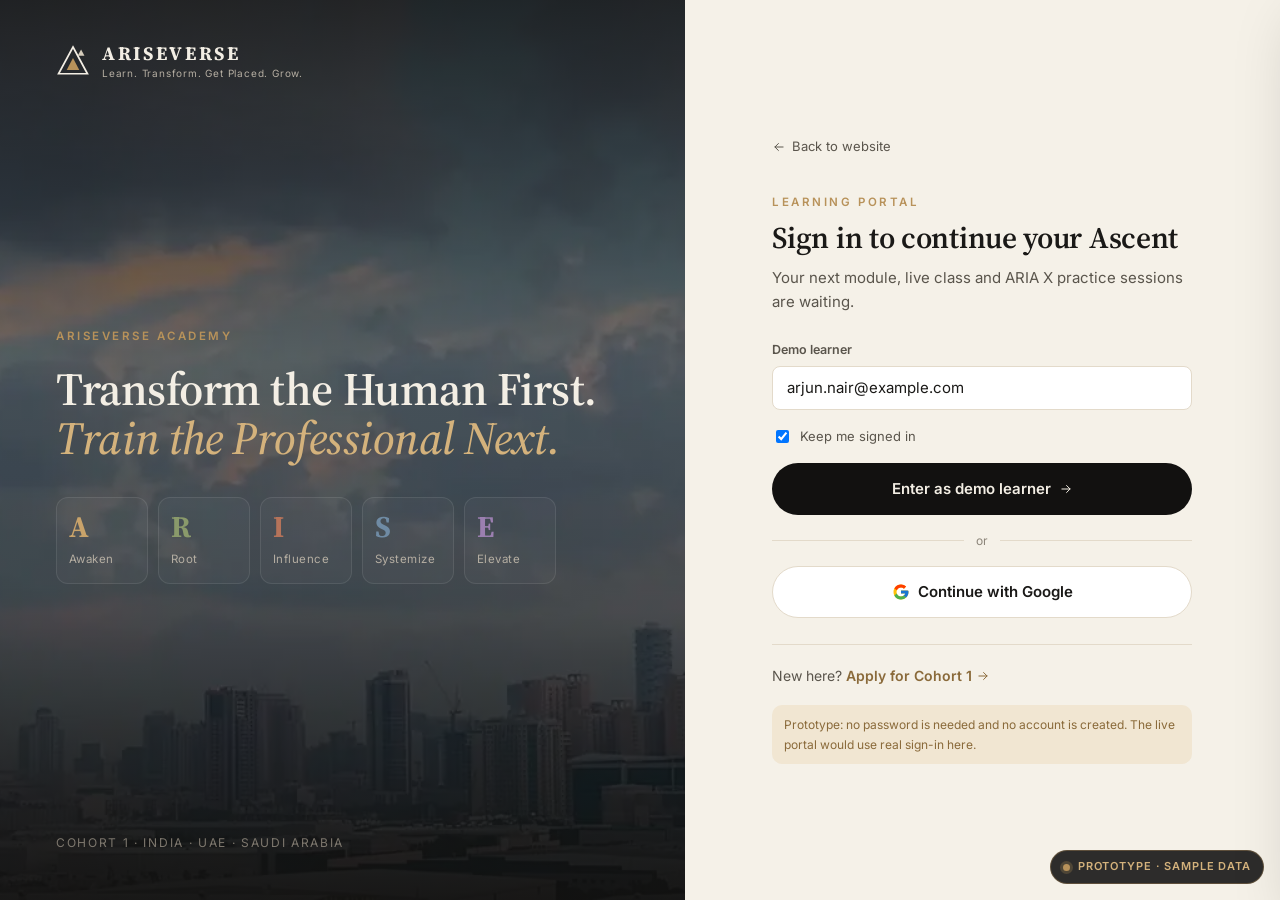
<file: portal.html>
<!doctype html>
<html lang="en">
<head>
  <meta charset="utf-8">
  <meta name="viewport" content="width=device-width, initial-scale=1">
  <title>ARISEVERSE Learning Portal</title>
  <meta name="description" content="ARISEVERSE Academy learning portal — The ARISE Method, ARIA X AI mentor, live classes, market intelligence and placement.">
  <link rel="stylesheet" href="assets/brand.css">
  <link rel="stylesheet" href="assets/portal.css">
</head>
<body class="portal">
  <!-- Signed-out screens (login) render here -->
  <div id="auth" hidden></div>

  <!-- Signed-in shell -->
  <div id="app" hidden>
    <aside class="side" id="side" aria-label="Portal navigation"></aside>
    <div class="side-scrim" data-action="nav-close"></div>
    <div class="main">
      <header class="top" id="top"></header>
      <main class="view" id="view" tabindex="-1"></main>
      <div class="fstrip" id="fstrip"></div>
    </div>
  </div>

  <div class="scrim" id="scrim" data-action="drawer-close"></div>
  <aside class="drawer" id="drawer" aria-hidden="true">
    <div class="drawer-h"><h3 id="drawer-title"></h3><button class="icon-btn" data-action="drawer-close" aria-label="Close"><svg class="ic" viewBox="0 0 24 24" fill="none" stroke="currentColor" stroke-width="1.7" stroke-linecap="round" aria-hidden="true"><path d="M18 6 6 18M6 6l12 12"/></svg></button></div>
    <div class="drawer-b" id="drawer-body"></div>
  </aside>
  <div class="toast" id="toast" role="status" aria-live="polite"></div>
  <div class="proto-flag">Prototype · sample data</div>

  <script src="assets/data.js"></script>
  <script src="assets/portal.js"></script>
</body>
</html>
</file>
<file: assets/brand.css>
/* ARISEVERSE — shared brand tokens + primitives (website + learning portal) */
@import url('https://fonts.googleapis.com/css2?family=Inter:wght@400;500;600;700&family=Source+Serif+4:ital,opsz,wght@0,8..60,500;0,8..60,600;0,8..60,700;1,8..60,500&display=swap');

:root {
  /* Surfaces */
  --ink: #121110;
  --ink-2: #1B1A17;
  --ink-3: #26241F;
  --ink-4: #34312A;
  --cream: #F5F1E8;
  --sand: #EDE6D7;
  --paper: #FFFFFF;
  --line: #E3DACA;
  --line-dark: rgba(255, 255, 255, 0.09);

  /* Brand */
  --gold: #B8925A;
  --gold-2: #D4B27C;
  --gold-soft: #F1E6D2;
  --gold-ink: #8A6A3A;
  --navy: #0F2140;

  /* Text */
  --text: #1A1917;
  --text-2: #5A554C;
  --text-3: #8C857A;
  --on-dark: #F3EEE4;
  --on-dark-2: #B5AEA2;
  --on-dark-3: #7E786E;

  /* Status */
  --green: #4E6E52;
  --green-soft: #E2EADD;
  --forest: #213429;
  --red: #A4543F;
  --red-soft: #F5E3DC;
  --amber: #B7842F;
  --amber-soft: #F6EAD3;

  /* ARISE pillar accents */
  --p-a: #C9A36A;  /* Awaken */
  --p-r: #8A9A6B;  /* Root */
  --p-i: #B5735A;  /* Influence */
  --p-s: #6F8BA4;  /* Systemize */
  --p-e: #9B7FB0;  /* Elevate */

  --serif: 'Source Serif 4', Georgia, 'Times New Roman', serif;
  --sans: 'Inter', -apple-system, BlinkMacSystemFont, 'Segoe UI', Roboto, sans-serif;

  --r-lg: 18px;
  --r: 12px;
  --r-sm: 8px;
  --shadow: 0 1px 2px rgba(18, 17, 16, 0.04), 0 8px 24px rgba(18, 17, 16, 0.06);
  --shadow-lg: 0 20px 60px rgba(18, 17, 16, 0.18);
  --ease: cubic-bezier(.2, .7, .2, 1);
}

*, *::before, *::after { box-sizing: border-box; }
html { -webkit-text-size-adjust: 100%; scroll-behavior: smooth; }
body {
  margin: 0;
  font-family: var(--sans);
  font-size: 15px;
  line-height: 1.6;
  color: var(--text);
  background: var(--cream);
  -webkit-font-smoothing: antialiased;
}
img, svg { display: block; max-width: 100%; }
a { color: inherit; text-decoration: none; }
button, input, select, textarea { font: inherit; color: inherit; }
button { cursor: pointer; }
h1, h2, h3, h4 { font-family: var(--serif); font-weight: 600; line-height: 1.15; margin: 0; letter-spacing: -0.01em; }
p { margin: 0; }
::selection { background: var(--gold-2); color: var(--ink); }

/* ---------- Type helpers ---------- */
.eyebrow {
  font-family: var(--sans);
  font-size: 11.5px;
  font-weight: 600;
  letter-spacing: 0.22em;
  text-transform: uppercase;
  color: var(--gold);
}
.serif { font-family: var(--serif); }
.muted { color: var(--text-2); }
.faint { color: var(--text-3); }
.num { font-variant-numeric: tabular-nums; }

/* ---------- Logo ---------- */
.logo { display: inline-flex; align-items: center; gap: 12px; }
.logo-mark { width: 34px; height: 34px; color: var(--on-dark); flex: none; }
.logo-word { display: flex; flex-direction: column; line-height: 1; }
.logo-word b { font-family: var(--serif); font-weight: 700; font-size: 19px; letter-spacing: 0.14em; }
.logo-word small { font-size: 10px; letter-spacing: 0.08em; color: var(--on-dark-2); margin-top: 5px; }
.logo.on-light .logo-mark { color: var(--ink); }
.logo.on-light .logo-word small { color: var(--text-3); }

/* ---------- Buttons ---------- */
.btn {
  display: inline-flex; align-items: center; justify-content: center; gap: 8px;
  height: 44px; padding: 0 20px;
  border-radius: 999px; border: 1px solid transparent;
  font-weight: 600; font-size: 14px; white-space: nowrap;
  transition: transform .2s var(--ease), background .2s, border-color .2s, color .2s, box-shadow .2s;
}
.btn:active { transform: translateY(1px); }
.btn-gold { background: var(--gold); color: var(--ink); }
.btn-gold:hover { background: var(--gold-2); box-shadow: 0 6px 20px rgba(184, 146, 90, .35); }
.btn-dark { background: var(--ink); color: var(--on-dark); }
.btn-dark:hover { background: var(--ink-3); }
.btn-line { border-color: currentColor; background: transparent; }
.btn-line:hover { background: rgba(184, 146, 90, .12); }
.btn-ghost { background: transparent; color: inherit; padding: 0 12px; }
.btn-ghost:hover { color: var(--gold); }
.btn-sm { height: 34px; padding: 0 14px; font-size: 13px; }
.btn-lg { height: 52px; padding: 0 28px; font-size: 15px; }
.btn[disabled] { opacity: .45; pointer-events: none; }

/* ---------- Pills / tags ---------- */
.pill {
  display: inline-flex; align-items: center; gap: 6px;
  height: 22px; padding: 0 9px; border-radius: 999px;
  font-size: 10.5px; font-weight: 700; letter-spacing: 0.06em; text-transform: uppercase;
  background: var(--sand); color: var(--text-2);
}
.pill-gold { background: var(--gold-soft); color: var(--gold-ink); }
.pill-green { background: var(--green-soft); color: var(--green); }
.pill-red { background: var(--red-soft); color: var(--red); }
.pill-amber { background: var(--amber-soft); color: var(--amber); }
.pill-dark { background: var(--ink); color: var(--gold-2); }

/* Evidence labels — mirrors the Validated / Target / Assumption system in the investor document */
.ev { font-size: 9.5px; font-weight: 700; letter-spacing: .12em; text-transform: uppercase; padding: 2px 7px; border-radius: 4px; }
.ev-v { background: #DCE8DA; color: #3F5E43; }
.ev-t { background: var(--gold-soft); color: var(--gold-ink); }
.ev-a { background: #E7E3DC; color: #6B655B; }

/* ---------- Cards ---------- */
.card {
  background: var(--paper);
  border: 1px solid var(--line);
  border-radius: var(--r-lg);
}
.card-dark { background: var(--ink-2); border: 1px solid var(--line-dark); color: var(--on-dark); border-radius: var(--r-lg); }

/* ---------- Forms ---------- */
.field { display: flex; flex-direction: column; gap: 6px; }
.field label { font-size: 12.5px; font-weight: 600; color: var(--text-2); }
.input, .select, .textarea {
  width: 100%; height: 44px; padding: 0 14px;
  border: 1px solid var(--line); border-radius: var(--r-sm);
  background: var(--paper); outline: none;
  transition: border-color .2s, box-shadow .2s;
}
.textarea { height: auto; min-height: 96px; padding: 12px 14px; resize: vertical; line-height: 1.5; }
.input:focus, .select:focus, .textarea:focus { border-color: var(--gold); box-shadow: 0 0 0 3px rgba(184, 146, 90, .18); }

input[type=range] { -webkit-appearance: none; appearance: none; width: 100%; height: 6px; border-radius: 6px; background: var(--sand); outline: none; }
input[type=range]::-webkit-slider-thumb { -webkit-appearance: none; width: 20px; height: 20px; border-radius: 50%; background: var(--ink); border: 3px solid var(--gold); cursor: pointer; }
input[type=range]::-moz-range-thumb { width: 16px; height: 16px; border-radius: 50%; background: var(--ink); border: 3px solid var(--gold); cursor: pointer; }

/* ---------- Progress ---------- */
.bar { height: 6px; border-radius: 6px; background: var(--sand); overflow: hidden; }
.bar > i { display: block; height: 100%; background: var(--gold); border-radius: inherit; transition: width .8s var(--ease); }

/* ---------- Prototype ribbon ---------- */
.proto-flag {
  position: fixed; left: 16px; bottom: 16px; z-index: 200;
  display: inline-flex; align-items: center; gap: 8px;
  padding: 7px 12px; border-radius: 999px;
  background: rgba(18, 17, 16, .88); color: var(--gold-2);
  font-size: 11px; font-weight: 600; letter-spacing: .08em; text-transform: uppercase;
  backdrop-filter: blur(6px); border: 1px solid rgba(184, 146, 90, .35);
}
.proto-flag::before { content: ''; width: 7px; height: 7px; border-radius: 50%; background: var(--gold); box-shadow: 0 0 0 3px rgba(184, 146, 90, .25); }

/* ---------- Motion ---------- */
/* Content is always visible; sections only settle into place as they scroll in */
.reveal { transform: translateY(14px); transition: transform .8s var(--ease); }
.reveal.in { transform: none; }
@media (prefers-reduced-motion: reduce) {
  .reveal { transform: none; transition: none; }
  html { scroll-behavior: auto; }
}

.sr-only { position: absolute; width: 1px; height: 1px; overflow: hidden; clip: rect(0 0 0 0); white-space: nowrap; }
</file>
<file: assets/site.css>
/* ARISEVERSE — public website */

.container { width: 100%; max-width: 1200px; margin: 0 auto; padding: 0 32px; }
.container.narrow { max-width: 860px; }
.center { text-align: center; }
.mt-16 { margin-top: 16px; } .mt-24 { margin-top: 24px; } .mt-32 { margin-top: 32px; }
.small { font-size: 13px; }
.row-gap { display: flex; flex-wrap: wrap; gap: 12px; margin-top: 28px; }
.row-gap.center { justify-content: center; }
.row-between { display: flex; align-items: center; justify-content: space-between; gap: 12px; }
.grid-2 { display: grid; grid-template-columns: 1fr 1fr; gap: 48px; align-items: center; }
.grid-3 { display: grid; grid-template-columns: repeat(3, 1fr); gap: 20px; }
.pad { padding: 28px; }
.link-gold { color: var(--gold); font-weight: 600; white-space: nowrap; }
.link-gold:hover { color: var(--gold-2); }
em { font-style: italic; color: var(--gold); font-family: var(--serif); font-weight: 500; }

/* ---------- Header ---------- */
.site-header { position: sticky; top: env(safe-area-inset-top, 0px); z-index: 100; background: rgba(18, 17, 16, .94); backdrop-filter: blur(10px); border-bottom: 1px solid var(--line-dark); color: var(--on-dark); }
.header-row { display: flex; align-items: center; justify-content: space-between; height: 72px; gap: 24px; }
.nav { display: flex; gap: 4px; }
.nav a { padding: 8px 12px; border-radius: 8px; font-size: 14px; font-weight: 500; color: var(--on-dark-2); transition: color .2s; position: relative; white-space: nowrap; }
.site-header .logo-word small { white-space: nowrap; }
.nav a:hover { color: var(--on-dark); }
.nav a.active { color: var(--on-dark); }
.nav a.active::after { content: ''; position: absolute; left: 12px; right: 12px; bottom: 0; height: 2px; background: var(--gold); border-radius: 2px; }
.header-cta { display: flex; align-items: center; gap: 8px; }
.login-link { color: var(--on-dark-2); }
.burger { display: none; width: 40px; height: 40px; border: 0; background: none; padding: 10px 8px; flex-direction: column; justify-content: space-between; }
.burger span { display: block; height: 2px; background: var(--on-dark); border-radius: 2px; transition: transform .25s, opacity .25s; }
.burger[aria-expanded="true"] span:nth-child(1) { transform: translateY(8px) rotate(45deg); }
.burger[aria-expanded="true"] span:nth-child(2) { opacity: 0; }
.burger[aria-expanded="true"] span:nth-child(3) { transform: translateY(-8px) rotate(-45deg); }
.mobile-menu { display: flex; flex-direction: column; padding: 8px 16px 20px; border-top: 1px solid var(--line-dark); }
.mobile-menu[hidden] { display: none; }
.mobile-menu a { padding: 12px 4px; border-bottom: 1px solid var(--line-dark); color: var(--on-dark); font-weight: 500; }
.mobile-menu .mm-login { color: var(--gold-2); }
.mobile-menu .btn { margin-top: 16px; border: 0; }

/* ---------- Pages ---------- */
.page { display: none; }
.page.active { display: block; animation: pageIn .45s var(--ease); }
@keyframes pageIn { from { opacity: 0; } to { opacity: 1; } }

/* ---------- Hero ---------- */
.hero { position: relative; background: var(--ink); color: var(--on-dark); overflow: hidden; }
.hero::before { content: ''; position: absolute; inset: 0; background: radial-gradient(900px 500px at 85% 10%, rgba(184, 146, 90, .16), transparent 60%), radial-gradient(700px 400px at 0% 100%, rgba(184, 146, 90, .07), transparent 60%); pointer-events: none; }
.hero h1 { font-size: clamp(40px, 5.6vw, 72px); line-height: 1.04; letter-spacing: -0.02em; font-weight: 600; margin: 18px 0 22px; }
.hero h1 em { color: var(--gold-2); }
.hero .lede { font-size: 18px; line-height: 1.6; color: var(--on-dark-2); max-width: 600px; }
.hero .lede strong { color: var(--on-dark); font-weight: 600; }
.hero-actions { display: flex; flex-wrap: wrap; gap: 12px; margin-top: 34px; }
.hero .btn-line { color: var(--on-dark); border-color: rgba(255, 255, 255, .28); }
.hero .btn-line:hover { border-color: var(--gold); color: var(--gold-2); background: transparent; }
.hero-home { padding: 88px 0 0; }
.hero-grid { display: grid; grid-template-columns: 1.1fr .9fr; gap: 56px; align-items: center; position: relative; z-index: 2; padding-bottom: 104px; }
.hero-meta { list-style: none; padding: 0; margin: 40px 0 0; display: flex; flex-wrap: wrap; gap: 10px 28px; color: var(--on-dark-2); font-size: 13.5px; }
.hero-meta b { color: var(--gold-2); font-family: var(--serif); font-size: 20px; margin-right: 4px; }
.hero-sub { padding: 120px 0 112px; }
.hero-sub .container { position: relative; z-index: 2; }
.hero-sub h1 { max-width: 880px; }
.hero::before { z-index: 1; }

/* Photo / video backgrounds behind heroes and bands */
.hero-bg, .band-bg { position: absolute; inset: 0; z-index: 0; overflow: hidden; }
.hero-bg video, .hero-bg img, .band-bg video, .band-bg img { width: 100%; height: 100%; object-fit: cover; display: block; }
.hero-bg::after { content: ''; position: absolute; inset: 0; background: linear-gradient(90deg, rgba(18, 17, 16, .94) 0%, rgba(18, 17, 16, .78) 42%, rgba(18, 17, 16, .42) 100%), linear-gradient(0deg, rgba(18, 17, 16, .7) 0%, transparent 35%); }
.hero-home .hero-bg::after { background: linear-gradient(90deg, rgba(18, 17, 16, .93) 0%, rgba(18, 17, 16, .7) 45%, rgba(18, 17, 16, .3) 100%), linear-gradient(0deg, rgba(18, 17, 16, .85) 0%, transparent 30%); }
.band-bg::after { content: ''; position: absolute; inset: 0; background: rgba(18, 17, 16, .84); }

/* Portal preview in hero */
.hero-visual { position: relative; min-height: 440px; }
.pv-window { position: absolute; right: 0; top: 0; width: 92%; background: var(--cream); color: var(--text); border-radius: 14px; box-shadow: var(--shadow-lg), 0 0 0 1px rgba(255, 255, 255, .06); overflow: hidden; transform: perspective(1400px) rotateY(-8deg) rotateX(3deg); transform-origin: right center; animation: floatA 7s ease-in-out infinite; }
@keyframes floatA { 50% { transform: perspective(1400px) rotateY(-8deg) rotateX(3deg) translateY(-8px); } }
.pv-top { display: flex; align-items: center; gap: 6px; padding: 10px 14px; background: #E9E3D6; font-size: 11px; color: var(--text-3); }
.pv-top i { width: 9px; height: 9px; border-radius: 50%; background: #D4CBB8; }
.pv-top span { margin-left: 10px; background: var(--paper); padding: 2px 10px; border-radius: 6px; }
.pv-body { display: grid; grid-template-columns: 54px 1fr; min-height: 330px; }
.pv-side { background: var(--ink); padding: 14px 12px; display: flex; flex-direction: column; gap: 10px; align-items: center; }
.pv-side .pv-logo .logo-mark { width: 26px; height: 26px; margin-bottom: 8px; }
.pv-side b { width: 26px; height: 6px; border-radius: 3px; background: var(--ink-4); }
.pv-side b.on { background: var(--gold); }
.pv-main { padding: 18px; }
.pv-hello { font-family: var(--serif); font-weight: 600; font-size: 18px; margin-bottom: 12px; }
.pv-kpis { display: grid; grid-template-columns: repeat(3, 1fr); gap: 8px; }
.pv-kpis div { background: var(--paper); border: 1px solid var(--line); border-radius: 8px; padding: 8px 10px; }
.pv-kpis small { display: block; font-size: 10px; color: var(--text-3); }
.pv-kpis b { font-size: 18px; font-family: var(--serif); }
.pv-kpis b span { font-size: 12px; color: var(--text-3); }
.pv-kpis b.g { color: var(--green); font-size: 16px; }
.pv-card { margin-top: 10px; background: var(--paper); border: 1px solid var(--line); border-radius: 8px; padding: 10px 12px; }
.pv-card p { font-size: 12.5px; font-weight: 600; margin: 6px 0 8px; }
.pv-arise { margin-top: 12px; display: grid; grid-template-columns: repeat(5, 1fr); gap: 8px; height: 64px; align-items: end; }
.pv-arise span { position: relative; z-index: 0; height: 100%; background: var(--sand); border-radius: 6px; display: flex; align-items: flex-end; justify-content: center; font-family: var(--serif); font-weight: 700; font-size: 12px; color: var(--ink); overflow: hidden; padding-bottom: 4px; }
.pv-arise span::before { content: ''; position: absolute; z-index: -1; left: 0; right: 0; bottom: 0; height: var(--h); background: linear-gradient(var(--gold-2), var(--gold)); opacity: .85; }
.pv-chat { position: absolute; left: 0; bottom: 6px; width: 70%; background: var(--ink-2); border: 1px solid rgba(184, 146, 90, .35); border-radius: 14px; padding: 14px; box-shadow: var(--shadow-lg); animation: floatB 8s ease-in-out infinite; z-index: 2; }
@keyframes floatB { 50% { transform: translateY(6px); } }
.pv-tag { font-size: 11px; color: var(--gold-2); letter-spacing: .06em; font-weight: 600; margin-bottom: 8px; }
.pv-chat .b { font-size: 12.5px; line-height: 1.45; padding: 8px 11px; border-radius: 10px; margin-bottom: 6px; max-width: 92%; }
.pv-chat .b.in { background: var(--ink-4); color: var(--on-dark); }
.pv-chat .b.out { background: var(--gold); color: var(--ink); margin-left: auto; }
.pv-score { font-size: 11px; color: var(--on-dark-2); margin-top: 4px; }
.pv-score b { color: #9FC39F; }

/* Cohort strip */
.cohort-strip { background: var(--gold-soft); border-bottom: 1px solid var(--line); }
.cohort-row { display: flex; align-items: center; gap: 16px; padding-top: 16px; padding-bottom: 16px; }
.cohort-row p { flex: 1; font-size: 14px; color: var(--text-2); }
.cohort-row b { color: var(--text); }
.cohort-row .link-gold { color: var(--gold-ink); }

/* ---------- Sections ---------- */
.section { padding: 104px 0; }
.section.sand { background: var(--sand); }
.section.dark { background: var(--ink); color: var(--on-dark); }
.section.dark .muted, .section.dark .faint { color: var(--on-dark-2); }
.section-head { max-width: 780px; margin-bottom: 48px; }
.section-head.center { margin-left: auto; margin-right: auto; text-align: center; }
.section-head h2, .split-head h2, .section h2 { font-size: clamp(30px, 3.4vw, 46px); letter-spacing: -0.015em; }
.section-head .eyebrow, .split-head .eyebrow { margin-bottom: 14px; display: block; }
.section-head p.muted { margin-top: 16px; font-size: 16.5px; }
.split-head { display: grid; grid-template-columns: 1.2fr 1fr; gap: 48px; align-items: end; margin-bottom: 48px; }
.split-head > p { font-size: 16px; }
.lede-sm { font-size: 16.5px; color: var(--on-dark-2); margin-top: 18px; line-height: 1.65; }
.section:not(.dark) .lede-sm { color: var(--text-2); }

/* Problem */
.old-way { display: grid; grid-template-columns: 1.15fr 1fr; gap: 28px; align-items: center; border: 1px dashed #CDBFA6; border-radius: var(--r-lg); padding: 28px 32px; margin-bottom: 24px; background: repeating-linear-gradient(-45deg, transparent 0 12px, rgba(184, 146, 90, .04) 12px 24px); }
.ow-label { font-size: 11px; font-weight: 700; letter-spacing: .18em; text-transform: uppercase; color: var(--text-3); margin-bottom: 14px; }
.ow-label.gold { color: var(--gold); }
.ow-flow { display: flex; align-items: center; gap: 18px; flex-wrap: wrap; margin-bottom: 12px; }
.ow-flow span { font-family: var(--serif); font-size: clamp(22px, 2.6vw, 32px); font-weight: 600; color: #9A9184; text-decoration: line-through; text-decoration-color: rgba(164, 84, 63, .55); text-decoration-thickness: 2px; }
.ow-flow i { font-style: normal; color: var(--gold); font-size: 24px; }
.expect { gap: 24px; align-items: stretch; margin-bottom: 24px; }
.ticks, .crosses { list-style: none; padding: 0; margin: 16px 0 0; display: grid; gap: 10px; }
.ticks li, .crosses li { position: relative; padding-left: 30px; font-size: 15.5px; }
.ticks li::before, .crosses li::before { position: absolute; left: 0; top: 1px; width: 20px; height: 20px; border-radius: 50%; display: grid; place-items: center; font-size: 11px; font-weight: 700; }
.ticks li::before { content: '✓'; background: var(--gold-soft); color: var(--gold-ink); }
.crosses li::before { content: '✕'; background: var(--red-soft); color: var(--red); }
.find { background: #FCF8F2; }
.new-way { background: var(--ink); color: var(--on-dark); border-radius: var(--r-lg); padding: 28px 32px; }
.nw-flow { display: grid; grid-template-columns: repeat(6, 1fr); gap: 10px; }
.nw-flow span { position: relative; background: var(--ink-3); border-radius: 12px; padding: 14px 14px 12px; border: 1px solid var(--line-dark); }
.nw-flow span:not(:last-child)::after { content: '→'; position: absolute; right: -11px; top: 50%; transform: translateY(-50%); color: var(--gold); font-size: 13px; z-index: 1; }
.nw-flow b { display: block; font-family: var(--serif); font-size: 19px; color: var(--gold-2); }
.nw-flow small { color: var(--on-dark-2); font-size: 12px; }

/* Stats */
.stats-band { background: linear-gradient(180deg, var(--ink) 0%, #191713 100%); }
.stats { display: grid; grid-template-columns: repeat(4, 1fr); gap: 1px; background: var(--line-dark); border: 1px solid var(--line-dark); border-radius: var(--r-lg); overflow: hidden; }
.stat { background: var(--ink); padding: 32px 26px; }
.stat b { display: block; font-family: var(--serif); font-size: clamp(32px, 3.4vw, 46px); font-weight: 600; color: var(--gold-2); line-height: 1; letter-spacing: -0.01em; }
.stat p { margin: 14px 0 16px; color: var(--on-dark-2); font-size: 14px; line-height: 1.5; min-height: 63px; }
.stat small { display: block; color: var(--on-dark-3); font-size: 11.5px; margin-top: 8px; }
.stats-note { text-align: center; color: var(--on-dark-3); font-size: 13px; margin-top: 22px; }

/* Tiers */
.tiers { display: grid; grid-template-columns: repeat(3, 1fr); gap: 16px; margin-bottom: 32px; }
.tiers div { display: flex; align-items: baseline; gap: 14px; padding: 18px 22px; border-radius: var(--r); background: var(--paper); border: 1px solid var(--line); }
.tiers b { font-family: var(--serif); font-size: 44px; line-height: 1; color: var(--gold); }
.tiers span { font-weight: 600; color: var(--text-2); }

/* ARISE explorer (home) */
.arise { display: grid; grid-template-columns: 300px 1fr; gap: 0; background: var(--paper); border: 1px solid var(--line); border-radius: var(--r-lg); overflow: hidden; min-height: 460px; }
.arise-tabs { background: var(--ink); padding: 14px; display: flex; flex-direction: column; gap: 6px; }
.arise-tab { display: flex; align-items: center; gap: 16px; text-align: left; padding: 14px 16px; border-radius: 12px; border: 1px solid transparent; background: transparent; color: var(--on-dark-2); transition: background .25s, color .25s, border-color .25s; }
.arise-tab .L { font-family: var(--serif); font-size: 36px; font-weight: 700; width: 36px; line-height: 1; color: var(--on-dark-3); transition: color .25s; }
.arise-tab b { display: block; color: var(--on-dark); font-size: 15px; letter-spacing: .08em; text-transform: uppercase; }
.arise-tab small { font-size: 12px; }
.arise-tab:hover { background: var(--ink-3); }
.arise-tab.on { background: var(--ink-3); border-color: rgba(184, 146, 90, .4); }
.arise-tab.on .L { color: var(--gold); }
.arise-panel { padding: 36px 40px; }
.arise-panel h3 { font-size: 30px; margin: 8px 0 8px; }
.arise-panel > p { color: var(--text-2); font-size: 16px; }
.cat { margin-top: 26px; padding-top: 22px; border-top: 1px solid var(--line); }
.cat-head { display: flex; justify-content: space-between; gap: 16px; flex-wrap: wrap; align-items: baseline; }
.cat-head h4 { font-family: var(--sans); font-size: 13px; letter-spacing: .14em; text-transform: uppercase; color: var(--gold-ink); }
.cat-head span { font-size: 12px; color: var(--text-3); }
.cat-formula { font-size: 13.5px; color: var(--text-2); margin: 8px 0 14px; }
.cat-formula b { color: var(--text); }
.mods { display: flex; flex-wrap: wrap; gap: 8px; }
.mod-chip { display: inline-flex; align-items: center; gap: 8px; padding: 7px 12px 7px 8px; border-radius: 999px; background: var(--cream); border: 1px solid var(--line); font-size: 13px; }
.mod-chip i { font-style: normal; font-size: 11px; font-weight: 700; color: var(--paper); background: var(--ink); border-radius: 999px; padding: 2px 7px; }

/* Phases */
.phases { display: grid; grid-template-columns: repeat(5, 1fr); gap: 14px; }
.phase { background: var(--ink-2); color: var(--on-dark); border-radius: var(--r-lg); position: relative; display: flex; flex-direction: column; overflow: hidden; transition: transform .3s var(--ease); }
.phase:hover { transform: translateY(-4px); }
.phase.hl { background: var(--gold); color: var(--ink); }
.ph-img { position: relative; aspect-ratio: 4 / 3; overflow: hidden; }
.ph-img img { width: 100%; height: 100%; object-fit: cover; transition: transform .6s var(--ease); }
.phase:hover .ph-img img { transform: scale(1.05); }
.ph-img::after { content: ''; position: absolute; inset: 0; background: linear-gradient(0deg, rgba(18, 17, 16, .75), transparent 55%); }
.phase .n { position: absolute; left: 18px; bottom: 12px; z-index: 1; font-family: var(--serif); font-size: 36px; color: var(--gold-2); font-weight: 600; line-height: 1; }
.ph-body { padding: 18px 20px 24px; }
.phase h4 { font-size: 20px; margin: 0 0 6px; }
.phase .pp { font-size: 11px; letter-spacing: .1em; text-transform: uppercase; color: var(--gold-2); font-weight: 600; margin-bottom: 14px; }
.phase.hl .pp { color: var(--ink); opacity: .7; }
.phase p { font-size: 13.5px; color: var(--on-dark-2); line-height: 1.55; }
.phase.hl p { color: rgba(18, 17, 16, .78); }

/* ARIA band */
.aria-grid { align-items: center; }
.aria-feats { list-style: none; padding: 0; margin: 26px 0 0; display: grid; grid-template-columns: 1fr 1fr; gap: 12px; }
.aria-feats li { padding: 14px 16px; background: var(--ink-2); border: 1px solid var(--line-dark); border-radius: 12px; }
.aria-feats b { display: block; color: var(--on-dark); font-size: 14.5px; margin-bottom: 2px; }
.aria-feats span { font-size: 13px; color: var(--on-dark-2); line-height: 1.45; display: block; }
.section.dark .btn-line { color: var(--on-dark); border-color: rgba(255, 255, 255, .25); }
.section.dark .btn-line:hover { border-color: var(--gold); color: var(--gold-2); background: transparent; }

.chat-demo { background: var(--ink-2); border: 1px solid rgba(184, 146, 90, .3); border-radius: 20px; padding: 0; overflow: hidden; box-shadow: 0 30px 80px rgba(0, 0, 0, .4); }
.cd-head { display: flex; align-items: center; gap: 12px; padding: 16px 20px; border-bottom: 1px solid var(--line-dark); }
.cd-av { width: 36px; height: 36px; border-radius: 50%; background: radial-gradient(circle at 30% 30%, var(--gold-2), var(--gold) 60%, #6E5530); display: grid; place-items: center; color: var(--ink); font-weight: 700; font-size: 13px; }
.cd-head b { display: block; font-size: 14px; }
.cd-head small { color: var(--on-dark-2); font-size: 12px; }
.cd-live { margin-left: auto; font-size: 11px; color: #9FC39F; display: flex; align-items: center; gap: 6px; }
.cd-live::before { content: ''; width: 7px; height: 7px; border-radius: 50%; background: #7FB07F; animation: pulse 1.6s infinite; }
@keyframes pulse { 50% { opacity: .3; } }
.cd-body { padding: 20px; min-height: 360px; display: flex; flex-direction: column; gap: 10px; }
.msg { max-width: 84%; padding: 11px 14px; border-radius: 14px; font-size: 14px; line-height: 1.5; animation: msgIn .4s var(--ease); }
@keyframes msgIn { from { opacity: 0; transform: translateY(8px); } }
.msg small { display: block; font-size: 10.5px; letter-spacing: .08em; text-transform: uppercase; opacity: .65; margin-bottom: 3px; font-weight: 600; }
.msg.client { background: var(--ink-4); color: var(--on-dark); border-bottom-left-radius: 4px; }
.msg.me { background: var(--gold); color: var(--ink); margin-left: auto; border-bottom-right-radius: 4px; }
.msg.coach { background: rgba(78, 110, 82, .22); border: 1px solid rgba(127, 176, 127, .35); color: #D7E8D2; max-width: 100%; }
.typing { display: inline-flex; gap: 4px; padding: 12px 14px; background: var(--ink-4); border-radius: 14px; width: 56px; }
.typing i { width: 6px; height: 6px; border-radius: 50%; background: var(--on-dark-2); animation: blink 1.2s infinite; }
.typing i:nth-child(2) { animation-delay: .2s; } .typing i:nth-child(3) { animation-delay: .4s; }
@keyframes blink { 50% { opacity: .25; } }

/* Personas */
.personas { display: grid; grid-template-columns: repeat(3, 1fr); gap: 16px; }
.persona { border-radius: var(--r-lg); background: var(--paper); border: 1px solid var(--line); overflow: hidden; transition: border-color .25s, transform .25s var(--ease); }
.persona:hover { border-color: var(--gold); transform: translateY(-3px); }
.persona figure { margin: 0; position: relative; aspect-ratio: 5 / 4; overflow: hidden; }
.persona figure img { width: 100%; height: 100%; object-fit: cover; object-position: center 25%; transition: transform .6s var(--ease); }
.persona:hover figure img { transform: scale(1.04); }
.persona figure::after { content: ''; position: absolute; inset: 0; background: linear-gradient(0deg, rgba(18, 17, 16, .78), transparent 50%); }
.persona figcaption { position: absolute; left: 20px; bottom: 14px; z-index: 1; color: #fff; font-family: var(--serif); font-size: 22px; font-weight: 600; }
.persona p { color: var(--text-2); font-size: 14.5px; padding: 16px 20px 20px; }

/* Employer table */
.emp-teaser { align-items: center; }
.cmp { width: 100%; border-collapse: separate; border-spacing: 0; background: var(--paper); border: 1px solid var(--line); border-radius: var(--r-lg); overflow: hidden; }
.cmp th, .cmp td { padding: 16px 20px; text-align: left; font-size: 14.5px; border-bottom: 1px solid var(--line); }
.cmp tr:last-child td { border-bottom: 0; }
.cmp th { font-size: 11px; letter-spacing: .14em; text-transform: uppercase; color: var(--text-3); font-weight: 700; background: var(--cream); }
.cmp th.av { background: var(--ink); color: var(--gold-2); }
.cmp td.old { color: var(--text-3); }
.cmp td.av { font-weight: 700; color: var(--text); background: #FBF6EC; }
.cmp td:first-child { font-weight: 600; }
.cmp.lg th, .cmp.lg td { padding: 22px 28px; font-size: 16px; }
.cmp.lg td.av { font-family: var(--serif); font-size: 19px; }

/* Tool teaser */
.tool-teaser { display: grid; grid-template-columns: 1.2fr 1fr; gap: 48px; align-items: center; background: var(--ink); color: var(--on-dark); border-radius: 24px; padding: 56px; position: relative; overflow: hidden; }
.tool-teaser::after { content: ''; position: absolute; right: -80px; top: -80px; width: 320px; height: 320px; border-radius: 50%; background: radial-gradient(rgba(184, 146, 90, .25), transparent 70%); }
.tool-teaser .muted { color: var(--on-dark-2); margin-top: 16px; font-size: 16px; }
.tool-teaser h2 { margin-top: 12px; }
.tt-gauges { position: relative; z-index: 1; background: var(--ink-2); border: 1px solid var(--line-dark); border-radius: 16px; padding: 22px; display: grid; gap: 12px; }
.tt-gauges div { display: flex; align-items: center; gap: 12px; font-size: 14px; color: var(--on-dark); padding-bottom: 12px; border-bottom: 1px solid var(--line-dark); }
.dot { width: 10px; height: 10px; border-radius: 50%; flex: none; }
.dot.ok { background: #7FB07F; } .dot.watch { background: var(--amber); } .dot.warn { background: #D0735A; }
.tt-verdict { font-size: 13px; color: var(--on-dark-2); }
.tt-verdict b { color: #9FC39F; }

/* Founder */
.founder { display: grid; grid-template-columns: 280px 1fr; gap: 64px; align-items: center; }
.founder-mono { aspect-ratio: 4/5; border-radius: 20px; background: linear-gradient(160deg, var(--ink-3), #0B0A09); border: 1px solid rgba(184, 146, 90, .3); display: grid; place-items: center; position: relative; overflow: hidden; }
.founder-mono::before { content: ''; position: absolute; inset: 18px; border: 1px solid rgba(184, 146, 90, .2); border-radius: 12px; }
.founder-mono span { font-family: var(--serif); font-size: 84px; color: var(--gold); font-weight: 600; letter-spacing: .04em; }
.founder h2 { margin-top: 10px; }
.founder-role { color: var(--gold-2); font-size: 14px; margin-top: 8px; }
blockquote { margin: 28px 0 0; padding: 4px 0 4px 22px; border-left: 2px solid var(--gold); font-family: var(--serif); font-size: 24px; font-style: italic; line-height: 1.35; }
blockquote cite { display: block; font-family: var(--sans); font-style: normal; font-size: 13px; color: var(--on-dark-3); margin-top: 10px; }

/* Ecosystem */
.eco { display: grid; grid-template-columns: repeat(7, 1fr); gap: 10px; }
.eco-item { padding: 22px 16px; border-radius: 14px; background: var(--paper); border: 1px solid var(--line); text-align: center; transition: background .25s, color .25s, transform .25s var(--ease); }
.eco-item:hover { background: var(--ink); color: var(--on-dark); transform: translateY(-4px); }
.eco-item:hover p { color: var(--on-dark-2); }
.eco-item .tri { width: 28px; height: 24px; margin: 0 auto 14px; }
.eco-item h4 { font-size: 17px; margin-bottom: 6px; }
.eco-item p { font-size: 12.5px; color: var(--text-2); line-height: 1.45; }

/* CTA band */
.cta-band { background: var(--ink); color: var(--on-dark); padding: 112px 0; position: relative; overflow: hidden; border-top: 1px solid var(--line-dark); }
.cta-band::before { z-index: 1; content: ''; position: absolute; left: 50%; top: 100%; width: 1000px; height: 600px; transform: translate(-50%, -55%); background: radial-gradient(rgba(184, 146, 90, .22), transparent 65%); }
.cta-inner { text-align: center; position: relative; z-index: 2; }
.cta-inner h2 { font-size: clamp(32px, 4vw, 54px); margin-top: 16px; }
.cta-inner em { color: var(--gold-2); }
.cta-band .btn-line { color: var(--on-dark); border-color: rgba(255, 255, 255, .28); }

/* ---------- Academy ---------- */
.phase-detail { display: grid; gap: 12px; }
.pd { display: grid; grid-template-columns: 90px 1fr 1.3fr; gap: 28px; align-items: center; padding: 26px 28px; background: var(--paper); border: 1px solid var(--line); border-radius: var(--r-lg); }
.pd .n { font-family: var(--serif); font-size: 48px; color: var(--gold); line-height: 1; }
.pd h3 { font-size: 24px; }
.pd .pp { font-size: 11px; letter-spacing: .12em; text-transform: uppercase; font-weight: 700; color: var(--gold-ink); margin-top: 6px; }
.pd p { color: var(--text-2); }
.pd.hl { background: var(--ink); color: var(--on-dark); border-color: var(--ink); }
.pd.hl p { color: var(--on-dark-2); }
.pd.hl .pp { color: var(--gold-2); }

.explorer-controls { justify-self: end; width: 100%; max-width: 360px; }
.chips { display: flex; flex-wrap: wrap; gap: 8px; margin-bottom: 24px; }
.chip { height: 36px; padding: 0 16px; border-radius: 999px; border: 1px solid var(--line); background: var(--paper); font-size: 13px; font-weight: 600; color: var(--text-2); display: inline-flex; align-items: center; gap: 8px; transition: all .2s; }
.chip b { font-family: var(--serif); font-size: 16px; }
.chip:hover { border-color: var(--gold); }
.chip.on { background: var(--ink); color: var(--on-dark); border-color: var(--ink); }
.chip.on b { color: var(--gold-2); }
.explorer { display: grid; gap: 14px; }
.xcat { background: var(--paper); border: 1px solid var(--line); border-radius: var(--r-lg); overflow: hidden; }
.xcat-head { width: 100%; display: grid; grid-template-columns: 52px 1fr auto 24px; gap: 18px; align-items: center; padding: 20px 24px; background: none; border: 0; text-align: left; }
.xcat-head .pl { width: 52px; height: 52px; border-radius: 12px; display: grid; place-items: center; font-family: var(--serif); font-weight: 700; font-size: 24px; color: var(--paper); }
.xcat-head h4 { font-size: 19px; }
.xcat-head small { display: block; font-size: 12.5px; color: var(--gold-ink); font-weight: 600; letter-spacing: .04em; margin-top: 2px; }
.xcat-head .cnt { font-size: 12.5px; color: var(--text-3); white-space: nowrap; }
.xcat-head .chev { transition: transform .3s; color: var(--text-3); }
.xcat.open .chev { transform: rotate(180deg); }
.xcat-body { display: none; padding: 0 24px 22px; }
.xcat.open .xcat-body { display: block; }
.xcat-formula { padding: 12px 16px; border-radius: 10px; background: var(--cream); font-size: 13.5px; color: var(--text-2); margin-bottom: 14px; }
.xcat-formula b { color: var(--text); }
.xmod { display: grid; grid-template-columns: 52px 1fr 1fr; gap: 16px; align-items: center; padding: 12px 4px; border-top: 1px solid var(--line); font-size: 14.5px; }
.xmod .mn { font-weight: 700; color: var(--text-3); font-size: 12.5px; }
.xmod .tool { color: var(--gold-ink); font-family: var(--serif); font-style: italic; font-size: 15px; }
.xmod mark { background: var(--gold-soft); color: inherit; border-radius: 3px; padding: 0 2px; }
.explorer .empty { padding: 40px; text-align: center; color: var(--text-3); }

.rhythm { display: grid; grid-template-columns: repeat(3, 1fr); gap: 16px; }
.rhythm div { padding: 26px; background: var(--paper); border: 1px solid var(--line); border-radius: var(--r-lg); }
.rhythm b { font-family: var(--serif); color: var(--gold); font-size: 28px; }
.rhythm h4 { font-size: 19px; margin: 12px 0 6px; }
.rhythm p { color: var(--text-2); font-size: 14.5px; }

.markets { display: grid; grid-template-columns: repeat(3, 1fr); gap: 16px; }
.mk { padding: 30px; overflow: hidden; border-radius: var(--r-lg); background: var(--ink-2); border: 1px solid var(--line-dark); }
.mk h3 { font-size: 26px; margin: 10px 0 10px; }
.mk p { color: var(--on-dark-2); font-size: 14.5px; }
.mk-n { display: block; margin-top: 22px; padding-top: 18px; border-top: 1px solid var(--line-dark); font-family: var(--serif); font-size: 30px; color: var(--gold-2); }
.mk-n small { display: block; font-family: var(--sans); font-size: 12px; color: var(--on-dark-3); }

.admissions { align-items: start; }
.steps { list-style: none; counter-reset: s; padding: 0; margin: 0; display: grid; gap: 12px; }
.steps li { counter-increment: s; position: relative; padding: 20px 22px 20px 74px; background: var(--paper); border: 1px solid var(--line); border-radius: var(--r-lg); }
.steps li::before { content: counter(s, decimal-leading-zero); position: absolute; left: 22px; top: 18px; font-family: var(--serif); font-size: 26px; color: var(--gold); }
.steps b { display: block; font-size: 16px; }
.steps span { color: var(--text-2); font-size: 14px; }

.faq { display: grid; gap: 10px; }
.faq details { background: var(--paper); border: 1px solid var(--line); border-radius: var(--r); padding: 0 22px; }
.faq summary { list-style: none; cursor: pointer; padding: 18px 0; font-weight: 600; display: flex; justify-content: space-between; gap: 16px; }
.faq summary::-webkit-details-marker { display: none; }
.faq summary::after { content: '+'; color: var(--gold); font-size: 20px; line-height: 1; }
.faq details[open] summary::after { content: '–'; }
.faq details p { padding: 0 0 18px; color: var(--text-2); }

/* ---------- ARIA page ---------- */
.aria-split { align-items: stretch; gap: 20px; }
.aria-split h3 { font-size: 24px; }
.feat-list { display: grid; gap: 12px; margin-top: 20px; }
.feat { display: grid; grid-template-columns: 40px 1fr; gap: 14px; align-items: start; padding: 14px; border-radius: 12px; background: var(--cream); }
.feat .fi { width: 40px; height: 40px; border-radius: 10px; background: var(--ink); color: var(--gold-2); display: grid; place-items: center; font-size: 17px; }
.feat b { display: block; }
.feat span { font-size: 14px; color: var(--text-2); }
.roadmap .feat { background: transparent; border: 1px dashed var(--line); }
.roadmap .feat .fi { background: var(--sand); color: var(--text-3); }

.rp { background: var(--ink-2); border: 1px solid rgba(184, 146, 90, .3); border-radius: 20px; overflow: hidden; }
.rp-body { padding: 20px; display: flex; flex-direction: column; gap: 10px; min-height: 300px; }
.rp-choices { display: grid; gap: 8px; padding: 0 20px 20px; }
.rp-choice { text-align: left; padding: 12px 14px; border-radius: 12px; border: 1px solid var(--line-dark); background: var(--ink-3); color: var(--on-dark); font-size: 14px; line-height: 1.45; transition: border-color .2s, background .2s; }
.rp-choice:hover { border-color: var(--gold); background: var(--ink-4); }
.rp-score { padding: 20px; border-top: 1px solid var(--line-dark); }
.rp-score h4 { font-size: 18px; margin-bottom: 14px; }
.sc-row { display: grid; grid-template-columns: 140px 1fr 40px; gap: 12px; align-items: center; font-size: 13px; color: var(--on-dark-2); margin-bottom: 10px; }
.sc-row .bar { background: var(--ink-4); }
.sc-row b { color: var(--on-dark); text-align: right; }

.aria-phases { display: grid; grid-template-columns: repeat(5, 1fr); gap: 12px; }
.aria-phases div { padding: 22px; border-radius: var(--r-lg); background: var(--paper); border: 1px solid var(--line); }
.aria-phases div.hl { background: var(--gold); border-color: var(--gold); }
.aria-phases b { font-family: var(--serif); color: var(--gold); font-size: 24px; }
.aria-phases .hl b { color: var(--ink); }
.aria-phases h4 { font-size: 17px; margin: 10px 0 6px; }
.aria-phases p { font-size: 13.5px; color: var(--text-2); }
.aria-phases .hl p { color: rgba(18, 17, 16, .75); }

/* ---------- Careers ---------- */
.launch { display: grid; grid-template-columns: repeat(6, 1fr); gap: 12px; }
.launch div { padding: 22px 18px; border-radius: var(--r-lg); background: var(--paper); border: 1px solid var(--line); position: relative; }
.launch span { width: 32px; height: 32px; border-radius: 50%; background: var(--ink); color: var(--gold-2); display: grid; place-items: center; font-weight: 700; font-size: 13px; }
.launch h4 { font-size: 17px; margin: 16px 0 6px; }
.launch p { font-size: 13px; color: var(--text-2); }
.launch div:last-child { background: var(--ink); color: var(--on-dark); border-color: var(--ink); }
.launch div:last-child span { background: var(--gold); color: var(--ink); }
.launch div:last-child p { color: var(--on-dark-2); }

.career-wheel { display: grid; grid-template-columns: 420px 1fr; gap: 40px; align-items: center; }
.wheel-svg { width: 100%; max-width: 420px; }
.wheel-svg .seg { cursor: pointer; transition: opacity .2s; }
.wheel-svg .seg:hover, .wheel-svg .seg.on { opacity: 1; }
.wheel-info { background: var(--paper); border: 1px solid var(--line); border-radius: var(--r-lg); padding: 30px; }
.wheel-info h3 { font-size: 28px; margin: 6px 0 10px; }
.wheel-info .wi-row { padding: 14px 0; border-top: 1px solid var(--line); }
.wheel-info .wi-row small { display: block; font-size: 11px; letter-spacing: .14em; text-transform: uppercase; color: var(--text-3); font-weight: 700; margin-bottom: 4px; }

.earn { align-items: center; }
.calc h4 { font-size: 20px; margin-bottom: 18px; }
.calc .field { margin-bottom: 16px; }
.calc-row { display: flex; justify-content: space-between; align-items: baseline; font-size: 13px; color: var(--text-2); }
.calc-row output { font-weight: 700; color: var(--text); font-variant-numeric: tabular-nums; }
.calc-out { margin-top: 8px; padding: 20px; border-radius: 12px; background: var(--ink); color: var(--on-dark); }
.calc-out small { color: var(--on-dark-2); font-size: 12px; }
.calc-out b { display: block; font-family: var(--serif); font-size: 38px; color: var(--gold-2); line-height: 1.1; font-variant-numeric: tabular-nums; }
.seg-toggle { display: inline-flex; background: var(--sand); border-radius: 999px; padding: 3px; margin-bottom: 18px; }
.seg-toggle button { border: 0; background: none; padding: 6px 14px; border-radius: 999px; font-size: 13px; font-weight: 600; color: var(--text-2); }
.seg-toggle button.on { background: var(--paper); color: var(--text); box-shadow: 0 1px 3px rgba(0, 0, 0, .1); }

.jobs { display: grid; grid-template-columns: repeat(4, 1fr); gap: 14px; }
.job { overflow: hidden; border-radius: var(--r-lg); background: var(--ink-2); border: 1px solid var(--line-dark); }
.job h4 { font-size: 19px; margin: 14px 0 4px; }
.job p { color: var(--on-dark-2); font-size: 13.5px; }
.job b { display: block; margin-top: 18px; color: var(--gold-2); font-size: 14px; }

/* ---------- Employers ---------- */
.hidden-cost { align-items: center; }
.cant-measure { display: flex; flex-wrap: wrap; gap: 10px; }
.cant-measure span { padding: 12px 18px; border-radius: 999px; background: var(--paper); border: 1px solid var(--line); font-weight: 600; font-size: 14.5px; }
.cant-measure span:nth-child(3n+1) { background: var(--ink); color: var(--gold-2); border-color: var(--ink); }
.attr { align-items: start; }
.attr-out { display: grid; grid-template-columns: 1fr 1fr; gap: 10px; margin-top: 8px; }
.attr-out div { padding: 18px; border-radius: 12px; background: var(--cream); }
.attr-out div.dark { background: var(--ink); color: var(--on-dark); }
.attr-out small { font-size: 12px; color: var(--text-2); display: block; }
.attr-out .dark small { color: var(--on-dark-2); }
.attr-out b { font-family: var(--serif); font-size: 28px; line-height: 1.15; display: block; margin-top: 4px; font-variant-numeric: tabular-nums; }
.attr-out .dark b { color: var(--gold-2); }
.brings { display: flex; flex-wrap: wrap; gap: 12px; justify-content: center; max-width: 900px; margin: 0 auto; }
.brings span { padding: 14px 22px; border-radius: 999px; border: 1px solid rgba(184, 146, 90, .35); color: var(--on-dark); font-family: var(--serif); font-size: 19px; }
.partner-types h3 { font-size: 22px; margin: 10px 0 8px; }
.form-grid { display: grid; grid-template-columns: 1fr 1fr; gap: 16px; }
.span-2 { grid-column: span 2; }

/* ---------- Research ---------- */
.diag { display: grid; grid-template-columns: 1.25fr 1fr; gap: 20px; align-items: start; }
.diag-in { background: var(--paper); border: 1px solid var(--line); border-radius: var(--r-lg); padding: 26px; }
.presets { display: flex; flex-wrap: wrap; gap: 8px; margin-bottom: 18px; }
.presets span { font-size: 12px; color: var(--text-3); align-self: center; margin-right: 4px; }
.metric { padding: 16px 0; border-top: 1px solid var(--line); }
.metric:first-of-type { border-top: 0; }
.metric-top { display: flex; justify-content: space-between; gap: 12px; align-items: baseline; margin-bottom: 4px; }
.metric-top b { font-size: 15px; }
.metric-top output { font-variant-numeric: tabular-nums; font-weight: 700; font-size: 15px; white-space: nowrap; }
.metric p { font-size: 12.5px; color: var(--text-3); margin-bottom: 10px; }
.metric .thr { display: flex; justify-content: space-between; font-size: 11.5px; color: var(--text-3); margin-top: 8px; gap: 12px; }
.st { font-size: 10.5px; font-weight: 700; letter-spacing: .08em; text-transform: uppercase; padding: 2px 8px; border-radius: 999px; margin-left: 8px; vertical-align: 2px; }
.st.ok { background: var(--green-soft); color: var(--green); }
.st.watch { background: var(--amber-soft); color: var(--amber); }
.st.warn { background: var(--red-soft); color: var(--red); }
.diag-out { position: sticky; top: 92px; background: var(--ink); color: var(--on-dark); border-radius: var(--r-lg); padding: 28px; }
.gauge { width: 100%; max-width: 280px; margin: 8px auto 0; }
.verdict { text-align: center; margin-top: -6px; }
.verdict h3 { font-size: 30px; }
.verdict.growth h3 { color: #A6CBA2; } .verdict.transitional h3 { color: #E2B866; } .verdict.speculative h3 { color: #E58C70; }
.verdict p { color: var(--on-dark-2); font-size: 14px; margin-top: 10px; }
.verdict .wc { display: inline-block; margin-top: 4px; font-size: 12px; color: var(--on-dark-3); letter-spacing: .08em; text-transform: uppercase; font-weight: 600; }
.diag-list { margin-top: 22px; display: grid; gap: 8px; }
.diag-list div { display: flex; align-items: center; gap: 10px; font-size: 13px; color: var(--on-dark); }
.diag-cta { margin-top: 22px; padding-top: 20px; border-top: 1px solid var(--line-dark); display: grid; gap: 10px; }
.diag-cta .input { background: var(--ink-3); border-color: var(--ink-4); color: var(--on-dark); }
.law { margin-top: 28px; padding: 26px 30px; border-radius: var(--r-lg); background: var(--gold-soft); display: grid; grid-template-columns: 180px 1fr; gap: 20px; align-items: center; }
.law p:last-child { font-family: var(--serif); font-size: 19px; line-height: 1.45; }
.then-now { align-items: center; }
.tn { display: grid; gap: 12px; }
.tn p { margin-top: 10px; color: var(--text-2); }
.snap { display: grid; grid-template-columns: repeat(3, 1fr); gap: 16px; }
.snap h3 { font-size: 32px; margin: 10px 0 8px; }
.snap .muted { font-size: 14px; }
.snap-ev { display: flex; gap: 6px; margin-top: 16px; }
.ksa { margin-top: 20px; overflow: hidden; }
.ksa-head { display: flex; justify-content: space-between; align-items: center; padding: 20px 24px; border-bottom: 1px solid var(--line); gap: 12px; }
.tbl-wrap { overflow-x: auto; }
.tbl { width: 100%; border-collapse: collapse; }
.tbl th, .tbl td { padding: 14px 24px; text-align: left; font-size: 14px; border-bottom: 1px solid var(--line); }
.tbl th { font-size: 11px; letter-spacing: .12em; text-transform: uppercase; color: var(--text-3); background: var(--cream); }
.tbl tr:last-child td { border-bottom: 0; }
.tbl td:first-child { font-weight: 600; }
.sub-form { display: flex; gap: 8px; justify-self: end; width: 100%; max-width: 420px; }
.sub-form .input { background: var(--ink-2); border-color: var(--ink-4); color: var(--on-dark); }
.reports { display: grid; grid-template-columns: repeat(3, 1fr); gap: 14px; }
.rep { overflow: hidden; border-radius: var(--r-lg); background: var(--ink-2); border: 1px solid var(--line-dark); }
.rep .pill { background: var(--ink-4); color: var(--on-dark-2); }
.rep h4 { font-size: 20px; margin: 16px 0 6px; }
.rep p { color: var(--on-dark-2); font-size: 14px; }

/* ---------- About ---------- */
.vm { align-items: stretch; gap: 20px; }
.vm-text { font-family: var(--serif); font-size: 24px; line-height: 1.4; margin-top: 14px; }
.dark-card { background: var(--ink); color: var(--on-dark); border-color: var(--ink); }
.flywheel { display: grid; grid-template-columns: 460px 1fr; gap: 48px; align-items: center; }
.fw-svg { width: 100%; max-width: 460px; }
.fw-list { display: grid; gap: 10px; }
.fw-list div { display: grid; grid-template-columns: 120px 1fr; gap: 16px; padding: 14px 18px; border-radius: 12px; background: var(--paper); border: 1px solid var(--line); font-size: 14.5px; }
.fw-list b { font-family: var(--serif); font-size: 17px; }
.fw-list span { color: var(--text-2); }

/* ---------- Apply ---------- */
.apply-wrap { display: grid; grid-template-columns: 400px 1fr; min-height: calc(100vh - 72px); }
.apply-side { background: var(--ink); color: var(--on-dark); padding: 48px 40px; display: flex; flex-direction: column; position: relative; overflow: hidden; }
.apply-side::after { content: ''; position: absolute; right: -120px; bottom: -120px; width: 360px; height: 360px; border-radius: 50%; background: radial-gradient(rgba(184, 146, 90, .2), transparent 70%); }
.apply-side h2 { font-size: 30px; margin: 48px 0 36px; }
.apply-side h2 em { color: var(--gold-2); }
.apply-steps { list-style: none; padding: 0; margin: 0; counter-reset: a; display: grid; gap: 4px; }
.apply-steps li { counter-increment: a; display: flex; align-items: center; gap: 14px; padding: 12px 0; color: var(--on-dark-3); font-weight: 500; }
.apply-steps li::before { content: counter(a); width: 30px; height: 30px; border-radius: 50%; border: 1px solid var(--ink-4); display: grid; place-items: center; font-size: 13px; flex: none; }
.apply-steps li.on { color: var(--on-dark); }
.apply-steps li.on::before { background: var(--gold); border-color: var(--gold); color: var(--ink); font-weight: 700; }
.apply-steps li.done { color: var(--on-dark-2); }
.apply-steps li.done::before { content: '✓'; border-color: var(--gold); color: var(--gold); }
.apply-note { margin-top: auto; padding-top: 32px; color: var(--on-dark-3); }
.apply-main { padding: 56px 64px; max-width: 820px; width: 100%; }
.apply-main h3 { font-size: 34px; margin: 10px 0 8px; }
.apply-main > .muted, .apply-main .intro { color: var(--text-2); font-size: 16px; margin-bottom: 28px; }
.ap-grid { display: grid; grid-template-columns: 1fr 1fr; gap: 16px; }
.opt-grid { display: grid; grid-template-columns: repeat(3, 1fr); gap: 10px; }
.opt { text-align: left; padding: 14px 16px; border-radius: 12px; border: 1px solid var(--line); background: var(--paper); font-size: 14px; transition: border-color .2s, background .2s; }
.opt b { display: block; font-size: 14.5px; }
.opt span { font-size: 12.5px; color: var(--text-3); line-height: 1.4; display: block; margin-top: 2px; }
.opt:hover { border-color: var(--gold); }
.opt.on { border-color: var(--ink); background: var(--ink); color: var(--on-dark); }
.opt.on span { color: var(--on-dark-2); }
.ap-label { font-size: 12.5px; font-weight: 600; color: var(--text-2); margin: 22px 0 10px; display: block; }
.ap-actions { display: flex; justify-content: space-between; align-items: center; margin-top: 36px; gap: 12px; }
.q-progress { display: flex; gap: 6px; margin-bottom: 26px; }
.q-progress i { flex: 1; height: 4px; border-radius: 4px; background: var(--sand); }
.q-progress i.on { background: var(--gold); }
.q-card h4 { font-size: 26px; line-height: 1.25; margin-bottom: 22px; }
.q-opts { display: grid; gap: 10px; }
.q-opts .opt { padding: 16px 18px; font-size: 15px; }
.profile-card { background: var(--ink); color: var(--on-dark); border-radius: var(--r-lg); padding: 30px; display: grid; grid-template-columns: 1fr 1fr; gap: 28px; align-items: center; }
.profile-card h4 { font-size: 30px; color: var(--gold-2); margin: 8px 0 10px; }
.profile-card p { color: var(--on-dark-2); font-size: 14.5px; }
.trait { display: grid; grid-template-columns: 120px 1fr 34px; gap: 10px; align-items: center; font-size: 13px; margin-bottom: 10px; color: var(--on-dark-2); }
.trait .bar { background: var(--ink-4); }
.trait b { text-align: right; color: var(--on-dark); font-variant-numeric: tabular-nums; }
.focus { margin-top: 20px; display: grid; grid-template-columns: 1fr 1fr; gap: 10px; }
.focus div { padding: 16px 18px; border-radius: 12px; background: var(--paper); border: 1px solid var(--line); }
.focus small { font-size: 11px; letter-spacing: .12em; text-transform: uppercase; color: var(--text-3); font-weight: 700; }
.focus b { display: block; margin-top: 4px; }
.focus span { font-family: var(--serif); font-style: italic; color: var(--gold-ink); }
.check { display: flex; gap: 12px; align-items: flex-start; font-size: 14px; color: var(--text-2); margin-top: 20px; }
.check input { margin-top: 4px; accent-color: var(--ink); width: 16px; height: 16px; }
.done-card { text-align: center; padding: 40px 20px; }
.done-mark { width: 84px; height: 84px; border-radius: 50%; margin: 0 auto 24px; background: var(--ink); display: grid; place-items: center; }
.done-mark svg { width: 44px; height: 44px; }
.done-card h3 { font-size: 38px; }
.done-card p { color: var(--text-2); max-width: 520px; margin: 12px auto 0; font-size: 16px; }
.portal-ticket { margin: 32px auto 0; max-width: 520px; text-align: left; border: 1px solid var(--line); border-radius: var(--r-lg); background: var(--paper); overflow: hidden; }
.portal-ticket .pt-head { background: var(--ink); color: var(--on-dark); padding: 16px 20px; display: flex; align-items: center; gap: 12px; }
.portal-ticket .pt-head .logo-mark { width: 26px; height: 26px; }
.portal-ticket .pt-head small { color: var(--on-dark-2); display: block; font-size: 12px; }
.portal-ticket ul { list-style: none; margin: 0; padding: 8px 20px 16px; }
.portal-ticket li { padding: 10px 0; border-bottom: 1px solid var(--line); display: flex; justify-content: space-between; font-size: 14px; gap: 12px; }
.portal-ticket li:last-child { border-bottom: 0; }
.portal-ticket li span { color: var(--text-3); }
.err { color: var(--red); font-size: 13px; margin-top: 12px; min-height: 18px; }

/* ---------- Footer ---------- */
.footer { background: #0C0B0A; color: var(--on-dark-2); padding: 72px 0 32px; }
.foot-grid { display: grid; grid-template-columns: 1.6fr 1fr 1fr 1fr 1fr; gap: 32px; }
.foot-grid h5 { font-size: 11px; letter-spacing: .18em; text-transform: uppercase; color: var(--gold); margin: 0 0 16px; font-weight: 700; }
.foot-grid a { display: block; font-size: 14px; padding: 4px 0; color: var(--on-dark-2); }
.foot-grid a:hover { color: var(--on-dark); }
.foot-grid p { font-size: 14px; margin-bottom: 10px; }
.footer .logo { color: var(--on-dark); }
.foot-tag { font-family: var(--serif); font-style: italic; color: var(--gold-2); margin-top: 22px; font-size: 17px; line-height: 1.4; }
.foot-bottom { display: flex; justify-content: space-between; gap: 20px; flex-wrap: wrap; margin-top: 56px; padding-top: 24px; border-top: 1px solid var(--line-dark); font-size: 12px; color: var(--on-dark-3); }

/* Toast */
.toast { position: fixed; left: 50%; bottom: 28px; transform: translateX(-50%); z-index: 300; background: var(--ink); color: var(--on-dark); padding: 14px 20px; border-radius: 12px; box-shadow: var(--shadow-lg); font-size: 14px; border: 1px solid rgba(184, 146, 90, .4); max-width: calc(100vw - 32px); }
.toast b { color: var(--gold-2); }

/* ---------- Real-world imagery ---------- */
.util-bar { background: #0C0B0A; color: var(--on-dark-2); font-size: 12.5px; border-bottom: 1px solid var(--line-dark); }
.util-row { display: flex; align-items: center; justify-content: space-between; gap: 20px; min-height: 36px; }
.util-live { display: inline-flex; align-items: center; gap: 8px; }
.util-live b { color: var(--on-dark); font-weight: 600; }
.util-live i { width: 7px; height: 7px; border-radius: 50%; background: #7FB07F; box-shadow: 0 0 0 3px rgba(127, 176, 127, .2); animation: pulse 1.8s infinite; }
.clocks { display: inline-flex; gap: 16px; }
.clocks b { color: var(--gold-2); font-weight: 600; margin-left: 2px; }
.util-link { color: var(--gold-2); font-weight: 600; }

.ow-photo { margin: 0; }
.ow-photo img { width: 100%; height: auto; aspect-ratio: 16 / 10; object-fit: cover; border-radius: 14px; filter: saturate(.85); }
.ow-photo figcaption { font-family: var(--serif); font-style: italic; color: var(--text-2); font-size: 15px; margin-top: 10px; }

.inside { background: var(--paper); }
.mosaic { display: grid; grid-template-columns: repeat(3, 1fr); grid-template-rows: 210px 210px 230px; gap: 12px; }
.mosaic figure { margin: 0; position: relative; overflow: hidden; border-radius: 16px; background: var(--sand); }
.mosaic .m-big { grid-column: 1 / 3; grid-row: 1 / 3; }
.mosaic img { width: 100%; height: 100%; object-fit: cover; transition: transform .7s var(--ease); }
.mosaic figure:hover img { transform: scale(1.04); }
.mosaic figure::after { content: ''; position: absolute; inset: 0; background: linear-gradient(0deg, rgba(18, 17, 16, .78) 0%, transparent 55%); }
.mosaic figcaption { position: absolute; left: 18px; right: 18px; bottom: 14px; z-index: 1; color: #fff; }
.mosaic figcaption b { display: block; font-family: var(--serif); font-size: 19px; font-weight: 600; }
.mosaic figcaption span { font-size: 12.5px; color: rgba(255, 255, 255, .78); }
.mosaic .m-big figcaption b { font-size: 28px; }

.sessions-band { background: var(--cream); padding-top: 88px; }
.row-end { justify-self: end; }
.sessions { display: grid; grid-template-columns: repeat(4, 1fr); gap: 16px; }
.session { background: var(--paper); border: 1px solid var(--line); border-radius: var(--r-lg); overflow: hidden; display: flex; flex-direction: column; transition: transform .25s var(--ease), box-shadow .25s; }
.session:hover { transform: translateY(-3px); box-shadow: var(--shadow); }
.s-img { position: relative; aspect-ratio: 4 / 3; overflow: hidden; }
.s-img img { width: 100%; height: 100%; object-fit: cover; }
.s-date { position: absolute; left: 12px; top: 12px; background: var(--paper); border-radius: 10px; padding: 6px 10px; text-align: center; font-size: 11px; font-weight: 600; color: var(--text-2); line-height: 1.1; box-shadow: 0 4px 14px rgba(0, 0, 0, .18); min-width: 52px; }
.s-date b { display: block; font-family: var(--serif); font-size: 20px; color: var(--text); }
.s-body { padding: 18px 20px 20px; display: flex; flex-direction: column; gap: 8px; flex: 1; }
.s-body h4 { font-size: 18px; line-height: 1.3; }
.s-meta { font-size: 13px; color: var(--text-3); flex: 1; }

.emp-photo { margin: 0 0 26px; }
.emp-photo img { width: 100%; height: auto; aspect-ratio: 16 / 8; object-fit: cover; border-radius: 16px; }

.mk-img { display: block; width: calc(100% + 60px); height: auto; max-width: none; margin: -30px -30px 22px; aspect-ratio: 16 / 9; object-fit: cover; }
.job img { width: 100%; height: auto; aspect-ratio: 16 / 10; object-fit: cover; display: block; }
.job-body { padding: 18px 22px 22px; }
.photo-card { overflow: hidden; }
.photo-card > img { width: 100%; height: auto; aspect-ratio: 16 / 9; object-fit: cover; display: block; }
.rep img { width: 100%; height: auto; aspect-ratio: 16 / 9; object-fit: cover; display: block; opacity: .9; }
.rep-body { padding: 20px 24px 24px; }
.photo-banner { margin: 28px 0 0; position: relative; border-radius: 20px; overflow: hidden; }
.photo-banner img { width: 100%; height: auto; aspect-ratio: 21 / 8; object-fit: cover; display: block; }
.photo-banner::after { content: ''; position: absolute; inset: 0; background: linear-gradient(90deg, rgba(18, 17, 16, .82), transparent 70%); }
.photo-banner figcaption { position: absolute; left: 36px; bottom: 32px; z-index: 1; color: #fff; }
.photo-banner figcaption b { display: block; font-family: var(--serif); font-size: clamp(24px, 3vw, 40px); font-weight: 600; margin-top: 6px; }

.stats-band { position: relative; overflow: hidden; }
.stats-band .container { position: relative; z-index: 1; }
.stats-band .band-bg::after { background: linear-gradient(180deg, rgba(18, 17, 16, .9), rgba(18, 17, 16, .82)); }
.stats-band .stat { background: rgba(18, 17, 16, .72); backdrop-filter: blur(4px); }
.cta-band .band-bg { z-index: 0; }
.cta-band .band-bg::after { background: rgba(18, 17, 16, .76); }
.apply-side > *:not(.band-bg) { position: relative; z-index: 1; }
.apply-side .band-bg::after { background: linear-gradient(180deg, rgba(18, 17, 16, .82), rgba(18, 17, 16, .94)); }
@media (prefers-reduced-motion: reduce) {
  .mosaic img, .ph-img img, .persona figure img { transition: none; }
  .util-live i { animation: none; }
}

/* Hide footer + proto flag position on apply page */
body.on-apply .footer { display: none; }
body.on-apply .proto-flag { left: auto; right: 16px; }

/* ---------- Responsive ---------- */
/* Full nav + logo tagline + two CTAs need ~1240px; below that the menu collapses */
@media (max-width: 1240px) {
  .nav { display: none; }
  .burger { display: flex; }
  .login-link { display: none; }
}
@media (max-width: 1100px) {
  .phases { grid-template-columns: repeat(3, 1fr); }
  .phase:nth-child(3)::after { display: none; }
  .eco { grid-template-columns: repeat(4, 1fr); }
  .launch { grid-template-columns: repeat(3, 1fr); }
  .jobs { grid-template-columns: repeat(2, 1fr); }
  .aria-phases { grid-template-columns: repeat(3, 1fr); }
  .stats { grid-template-columns: repeat(2, 1fr); }
  .nw-flow { grid-template-columns: repeat(3, 1fr); }
  .nw-flow span:nth-child(3)::after { display: none; }
  .foot-grid { grid-template-columns: 1fr 1fr 1fr; }
  .foot-grid > div:first-child { grid-column: span 3; }
  .apply-wrap { grid-template-columns: 320px 1fr; }
  .apply-main { padding: 48px 40px; }
}
@media (max-width: 900px) {
  .container { padding: 0 20px; }
  .section { padding: 72px 0; }
  .grid-2, .split-head, .hero-grid, .tool-teaser, .founder, .career-wheel, .flywheel, .diag, .law { grid-template-columns: 1fr; gap: 32px; }
  .grid-3, .markets, .snap, .reports, .rhythm { grid-template-columns: 1fr; }
  .hero-home { padding-top: 56px; }
  .hero-grid { padding-bottom: 100px; }
  .hero-visual { min-height: 400px; max-width: 520px; }
  .arise { grid-template-columns: 1fr; }
  .arise-tabs { flex-direction: row; overflow-x: auto; }
  .arise-tab { flex: none; padding: 10px 12px; gap: 10px; }
  .arise-tab small { display: none; }
  .arise-panel { padding: 26px 22px; }
  .personas { grid-template-columns: 1fr 1fr; }
  .pd { grid-template-columns: 60px 1fr; }
  .pd p { grid-column: span 2; }
  .founder-mono { max-width: 220px; }
  .diag-out { position: static; }
  .explorer-controls { justify-self: stretch; max-width: none; }
  .sub-form { justify-self: stretch; max-width: none; }
  .apply-wrap { grid-template-columns: 1fr; min-height: 0; }
  .apply-side { padding: 28px 20px; }
  .apply-side h2 { margin: 24px 0 20px; font-size: 24px; }
  .apply-steps { grid-template-columns: repeat(4, 1fr); }
  .apply-steps li { flex-direction: column; font-size: 11px; text-align: center; gap: 6px; padding: 0; }
  .apply-note { display: none; }
  .apply-main { padding: 32px 20px 64px; }
  .profile-card { grid-template-columns: 1fr; }
  .tool-teaser { padding: 32px 24px; }
  .cohort-row { flex-wrap: wrap; }
  .xmod { grid-template-columns: 40px 1fr; }
  .xmod .tool { grid-column: 2; margin-top: -12px; }
}
@media (max-width: 600px) {
  .header-cta .btn-gold { display: none; }
  .cohort-row { flex-direction: column; align-items: flex-start; gap: 8px; }
  .hero h1 { font-size: 38px; }
  .hero .lede { font-size: 16px; }
  .hero-visual { min-height: 380px; }
  .pv-window { width: 100%; transform: none; animation: none; }
  .pv-chat { width: 86%; }
  .stats { grid-template-columns: 1fr; }
  .stat p { min-height: 0; }
  .tiers { grid-template-columns: 1fr; }
  .phases, .personas, .launch, .jobs, .aria-phases, .eco, .nw-flow { grid-template-columns: 1fr; }
  .phase::after, .nw-flow span::after { display: none; }
  .phase { min-height: 0; }
  .aria-feats { grid-template-columns: 1fr; }
  .ow-flow span { font-size: 20px; }
  .old-way, .new-way { padding: 22px 20px; }
  .ap-grid, .form-grid, .opt-grid, .focus, .attr-out { grid-template-columns: 1fr; }
  .span-2 { grid-column: auto; }
  .xcat-head { grid-template-columns: 40px 1fr 20px; padding: 16px; gap: 12px; }
  .xcat-head .pl { width: 40px; height: 40px; font-size: 18px; }
  .xcat-head .cnt { display: none; }
  .xcat-body { padding: 0 16px 16px; }
  .cmp th, .cmp td, .cmp.lg th, .cmp.lg td { padding: 12px 12px; font-size: 13px; }
  .cmp.lg td.av { font-size: 15px; }
  .fw-list div { grid-template-columns: 1fr; gap: 2px; }
  .foot-grid { grid-template-columns: 1fr 1fr; }
  .foot-grid > div:first-child { grid-column: span 2; }
  .sc-row { grid-template-columns: 110px 1fr 32px; }
  .trait { grid-template-columns: 100px 1fr 30px; }
  .tbl th, .tbl td { padding: 12px 14px; }
  .ksa .tbl { min-width: 560px; }
  .ksa { overflow-x: auto; }
  .q-card h4 { font-size: 21px; }
  .sub-form { flex-direction: column; }
  .proto-flag { left: 8px; bottom: 8px; font-size: 10px; }
}

/* ---------- Imagery: responsive ---------- */
@media (max-width: 1100px) {
  .sessions { grid-template-columns: repeat(2, 1fr); }
}
@media (max-width: 900px) {
  .old-way { grid-template-columns: 1fr; }
  .mosaic { grid-template-columns: 1fr 1fr; grid-template-rows: none; grid-auto-rows: 170px; }
  .mosaic .m-big { grid-column: 1 / 3; grid-row: span 2; }
  .mosaic figure:last-child { grid-column: 1 / 3; }
  .row-end { justify-self: start; }
  .photo-banner img { aspect-ratio: 16 / 9; }
  .photo-banner figcaption { left: 22px; bottom: 20px; }
  .hero-sub { padding: 88px 0 80px; }
}
@media (max-width: 700px) {
  .clocks { display: none; }
}
@media (max-width: 600px) {
  .util-row { font-size: 11.5px; }
  .util-link { display: none; }
  .mosaic { grid-auto-rows: 140px; gap: 8px; }
  .mosaic figcaption b { font-size: 15px; }
  .mosaic figcaption span { display: none; }
  .mosaic .m-big figcaption b { font-size: 20px; }
  /* Card rows become swipeable, as in the mobile reference */
  .sessions, .personas { display: grid; grid-template-columns: none; grid-auto-flow: column; grid-auto-columns: 82%; overflow-x: auto; scroll-snap-type: x mandatory; gap: 12px; padding-bottom: 10px; scrollbar-width: none; }
  .sessions::-webkit-scrollbar, .personas::-webkit-scrollbar { display: none; }
  .session, .persona { scroll-snap-align: start; }
  .mk-img { width: calc(100% + 60px); }
  .emp-photo img { aspect-ratio: 16 / 9; }
}

/* Grid children may shrink below their content width; wide tables scroll inside their own box */
.grid-2 > *, .split-head > *, .hero-grid > * { min-width: 0; }
[data-render="emp-table"], [data-render="emp-table-lg"] { overflow-x: auto; }
.apply-wrap > *, .apply-steps li { min-width: 0; }
</file>
<file: assets/portal.css>
/* ARISEVERSE — Learning Portal (learn.ariseverse) */

.portal { background: var(--cream); }
.portal .proto-flag { left: auto; right: 16px; z-index: 50; }
[hidden] { display: none !important; }

.ic { width: 18px; height: 18px; flex: none; display: inline-block; vertical-align: -3px; }
.ic-sm { width: 14px; height: 14px; }
.ic-lg { width: 22px; height: 22px; }

/* =========================================================
   Shell — sidebar
   ========================================================= */
.side {
  position: fixed; inset: 0 auto 0 0; width: 244px; z-index: 70;
  display: flex; flex-direction: column;
  background: var(--ink); color: var(--on-dark);
  border-right: 1px solid #000;
}
.side-head { padding: 22px 20px 20px; border-bottom: 1px solid var(--line-dark); display: flex; align-items: center; justify-content: space-between; }
.side-head .logo-word b { font-size: 18px; }
.side-head .logo-word small { font-size: 9.5px; letter-spacing: .03em; }
.side-close { display: none; background: none; border: 0; color: var(--on-dark-2); padding: 4px; }
.side nav { flex: 1; overflow-y: auto; padding: 14px 12px; scrollbar-width: thin; scrollbar-color: #333 transparent; }
.nav-label { font-size: 10px; letter-spacing: .18em; text-transform: uppercase; color: var(--on-dark-3); padding: 14px 12px 6px; font-weight: 600; }
.nav-a {
  display: flex; align-items: center; gap: 12px; height: 38px; padding: 0 12px; margin-bottom: 2px;
  border-radius: 8px; color: var(--on-dark-2); font-size: 13.5px; font-weight: 500;
  transition: background .15s, color .15s;
}
.nav-a .ic { width: 16px; height: 16px; opacity: .85; }
.nav-a:hover { color: var(--on-dark); background: rgba(255, 255, 255, .04); }
.nav-a.active { color: var(--gold-2); background: linear-gradient(90deg, rgba(184, 146, 90, .24), rgba(184, 146, 90, .07)); }
.nav-a.active .ic { opacity: 1; }
.nav-a .nav-count { margin-left: auto; font-size: 10.5px; font-weight: 700; color: var(--ink); background: var(--gold); border-radius: 9px; padding: 1px 7px; }
.side-foot { padding: 14px 14px 18px; border-top: 1px solid var(--line-dark); }
.keep { border: 1px solid rgba(184, 146, 90, .25); border-radius: 12px; padding: 14px 16px; background: linear-gradient(160deg, rgba(184, 146, 90, .12), rgba(255, 255, 255, .02)); }
.keep h4 { font-size: 16px; font-weight: 600; }
.keep p { font-size: 11.5px; color: var(--on-dark-2); margin-top: 2px; }
.keep-row { display: flex; align-items: center; gap: 10px; margin-top: 10px; }
.keep-row b { font-size: 24px; font-weight: 700; color: var(--gold-2); }
.keep-row span { font-size: 11px; line-height: 1.25; color: var(--on-dark-2); }
.back-site { display: flex; align-items: center; gap: 8px; margin-top: 12px; font-size: 12.5px; color: var(--on-dark-2); padding: 6px 4px; }
.back-site:hover { color: var(--gold-2); }

/* =========================================================
   Shell — main + top bar
   ========================================================= */
.main { margin-left: 244px; min-height: 100vh; display: flex; flex-direction: column; }
.top {
  position: sticky; top: 0; z-index: 40; height: 70px;
  display: flex; align-items: center; gap: 14px; padding: 0 28px;
  background: rgba(245, 241, 232, .9); backdrop-filter: blur(10px); -webkit-backdrop-filter: blur(10px);
  border-bottom: 1px solid var(--line);
}
.hamb { display: none; width: 40px; height: 40px; border-radius: 10px; border: 1px solid var(--line); background: var(--paper); place-items: center; }
.search { position: relative; flex: 1; max-width: 460px; }
.search .ic { position: absolute; left: 16px; top: 50%; transform: translateY(-50%); color: var(--text-3); width: 16px; height: 16px; }
.search input {
  width: 100%; height: 42px; padding: 0 16px 0 42px; border-radius: 999px;
  border: 1px solid var(--line); background: #FBF8F2; outline: none; font-size: 13.5px;
}
.search input:focus { border-color: var(--gold); background: var(--paper); box-shadow: 0 0 0 3px rgba(184, 146, 90, .15); }
.top-r { margin-left: auto; display: flex; align-items: center; gap: 12px; }
.aria-btn {
  display: inline-flex; align-items: center; gap: 8px; height: 40px; padding: 0 18px;
  border-radius: 999px; border: 0; background: var(--ink); color: var(--on-dark); font-weight: 600; font-size: 13px;
  box-shadow: 0 4px 14px rgba(18, 17, 16, .18); transition: transform .2s var(--ease), box-shadow .2s;
}
.aria-btn .ic { color: var(--gold-2); width: 16px; height: 16px; }
.aria-btn:hover { transform: translateY(-1px); box-shadow: 0 8px 20px rgba(18, 17, 16, .25); }
.icon-btn {
  position: relative; width: 40px; height: 40px; border-radius: 50%; flex: none;
  display: grid; place-items: center; background: var(--paper); border: 1px solid var(--line); color: var(--text-2);
}
.icon-btn:hover { color: var(--text); border-color: var(--gold-2); }
.icon-btn .ic { width: 17px; height: 17px; }
.badge {
  position: absolute; top: -4px; right: -4px; min-width: 18px; height: 18px; padding: 0 5px;
  border-radius: 9px; background: var(--gold); color: var(--ink); font-size: 10px; font-weight: 700;
  display: grid; place-items: center; border: 2px solid var(--cream);
}
.me { display: flex; align-items: center; gap: 10px; padding-left: 4px; }
.avatar {
  width: 40px; height: 40px; border-radius: 50%; flex: none; display: grid; place-items: center;
  background: linear-gradient(135deg, var(--gold-2), var(--gold)); color: var(--ink); font-weight: 700; font-size: 13px; letter-spacing: .02em;
}
.avatar.sm { width: 32px; height: 32px; font-size: 11.5px; }
.avatar.lg { width: 64px; height: 64px; font-size: 20px; }
.avatar.alt { background: linear-gradient(135deg, #CFC6B5, #A79F90); }
.avatar.dark { background: var(--ink-3); color: var(--gold-2); }
.who b { display: block; font-size: 13.5px; line-height: 1.2; }
.who small { font-size: 11.5px; color: var(--text-3); }

.pop-wrap { position: relative; }
.pop {
  position: absolute; top: 50px; right: -8px; width: 340px; max-width: calc(100vw - 24px);
  background: var(--paper); border: 1px solid var(--line); border-radius: 14px; box-shadow: var(--shadow-lg);
  padding: 8px; display: none; z-index: 90;
}
.pop.open { display: block; animation: popIn .18s var(--ease); }
@keyframes popIn { from { opacity: 0; transform: translateY(-6px); } to { opacity: 1; transform: none; } }
.pop-h { display: flex; justify-content: space-between; align-items: center; padding: 8px 10px 10px; }
.pop-h b { font-family: var(--serif); font-size: 16px; }
.pop-i { display: flex; gap: 12px; padding: 10px; border-radius: 10px; }
.pop-i:hover { background: #FAF6EE; }
.pop-i .dot { width: 8px; height: 8px; border-radius: 50%; background: var(--gold); margin-top: 7px; flex: none; }
.pop-i p { font-size: 13px; line-height: 1.4; }
.pop-i small { font-size: 11.5px; color: var(--text-3); }

.view { padding: 26px 28px 72px; width: 100%; max-width: 1480px; outline: none; flex: 1; }

/* Feature strip (bottom of every signed-in page, as in the client reference) */
.fstrip { background: var(--ink); color: var(--on-dark); display: grid; grid-template-columns: repeat(6, 1fr); gap: 18px; padding: 20px 28px 60px; }
.fstrip div { display: flex; align-items: center; gap: 12px; }
.fstrip .ic { color: var(--gold-2); }
.fstrip b { display: block; font-size: 13px; font-weight: 600; }
.fstrip small { display: block; font-size: 11px; color: var(--on-dark-3); }

/* =========================================================
   Generic layout primitives
   ========================================================= */
.ph { display: flex; align-items: flex-end; justify-content: space-between; gap: 16px; margin-bottom: 22px; flex-wrap: wrap; }
.ph h1 { font-size: 32px; }
.ph p { color: var(--text-2); margin-top: 6px; max-width: 640px; }
.ph-actions { display: flex; gap: 10px; flex-wrap: wrap; }
.grid { display: grid; gap: 18px; }
.c2 { grid-template-columns: repeat(2, minmax(0, 1fr)); }
.c3 { grid-template-columns: repeat(3, minmax(0, 1fr)); }
.c4 { grid-template-columns: repeat(4, minmax(0, 1fr)); }
.c5 { grid-template-columns: repeat(5, minmax(0, 1fr)); }
.c-21 { grid-template-columns: minmax(0, 2fr) minmax(0, 1fr); }
.c-12 { grid-template-columns: minmax(0, 1fr) minmax(0, 2fr); }
.mt { margin-top: 18px; }
.mt-s { margin-top: 10px; }
.mt-l { margin-top: 28px; }
.row-flex { display: flex; align-items: center; gap: 10px; flex-wrap: wrap; }
.spread { display: flex; align-items: center; justify-content: space-between; gap: 12px; }
.stack > * + * { margin-top: 10px; }

.box { padding: 20px 22px; }
.box-h { display: flex; align-items: center; justify-content: space-between; gap: 12px; margin-bottom: 14px; }
.box-h h3 { font-size: 19px; }
.box-h .sub { font-size: 12.5px; color: var(--text-3); margin-top: 2px; font-family: var(--sans); font-weight: 400; }
.link { display: inline-flex; align-items: center; gap: 4px; color: var(--gold); font-size: 12.5px; font-weight: 600; background: none; border: 0; padding: 0; }
.link:hover { color: var(--gold-ink); }
.note { font-size: 11.5px; color: var(--text-3); line-height: 1.5; }
.note-dark { font-size: 11.5px; color: var(--on-dark-3); }

.rows > .r { display: flex; align-items: flex-start; justify-content: space-between; gap: 12px; padding: 12px 0; border-bottom: 1px solid var(--line); }
.rows > .r:first-child { padding-top: 2px; }
.rows > .r:last-child { border-bottom: 0; padding-bottom: 0; }
.r b { display: block; font-size: 13.5px; font-weight: 600; line-height: 1.35; }
.r small { display: block; font-size: 12px; color: var(--text-3); margin-top: 2px; }
.bullet { width: 6px; height: 6px; border-radius: 50%; background: var(--gold); margin-top: 7px; flex: none; }

/* Tabs */
.tabs { display: flex; gap: 22px; border-bottom: 1px solid var(--line); margin-bottom: 14px; overflow-x: auto; scrollbar-width: none; }
.tabs::-webkit-scrollbar { display: none; }
.tab { flex: none; background: none; border: 0; border-bottom: 2px solid transparent; padding: 0 0 11px; margin-bottom: -1px; color: var(--text-2); font-weight: 500; font-size: 13.5px; }
.tab:hover { color: var(--text); }
.tab.on { color: var(--text); font-weight: 600; border-color: var(--gold); }
.tpanel { display: none; }
.tpanel.on { display: block; animation: fadeUp .3s var(--ease); }
@keyframes fadeUp { from { opacity: 0; transform: translateY(6px); } to { opacity: 1; transform: none; } }

.seg { display: inline-flex; background: var(--sand); border-radius: 999px; padding: 3px; gap: 2px; max-width: 100%; overflow-x: auto; scrollbar-width: none; }
.seg::-webkit-scrollbar { display: none; }
.seg button { flex: none;  border: 0; background: none; height: 30px; padding: 0 14px; border-radius: 999px; font-size: 12.5px; font-weight: 600; color: var(--text-2); }
.seg button.on { background: var(--paper); color: var(--text); box-shadow: 0 1px 3px rgba(0, 0, 0, .08); }

.chips { display: flex; flex-wrap: wrap; gap: 8px; }
.chip {
  display: inline-flex; align-items: center; gap: 6px; height: 32px; padding: 0 13px;
  border-radius: 999px; border: 1px solid var(--line); background: var(--paper); font-size: 12.5px; font-weight: 500; color: var(--text-2);
}
.chip:hover { border-color: var(--gold-2); color: var(--text); }
.chip.on { background: var(--ink); border-color: var(--ink); color: var(--gold-2); }
.chip .lt { font-family: var(--serif); font-weight: 700; }

/* Tables */
.tbl-wrap { overflow-x: auto; -webkit-overflow-scrolling: touch; }
.tbl { width: 100%; border-collapse: collapse; font-size: 13.5px; }
.tbl th { text-align: left; font-size: 10.5px; font-weight: 700; letter-spacing: .1em; text-transform: uppercase; color: var(--text-3); padding: 10px 12px; border-bottom: 1px solid var(--line); white-space: nowrap; }
.tbl td { padding: 12px; border-bottom: 1px solid var(--line); vertical-align: top; }
.tbl tr:last-child td { border-bottom: 0; }
.tbl td b { font-weight: 600; }
.tbl.hover tbody tr { cursor: pointer; }
.tbl.hover tbody tr:hover { background: #FBF8F2; }

/* KPI tiles */
.kpi { padding: 16px 18px; }
.kpi small { display: block; font-size: 12px; color: var(--text-2); }
.kpi b { display: block; font-size: 26px; font-weight: 700; margin-top: 6px; letter-spacing: -.01em; font-variant-numeric: tabular-nums; }
.kpi b span { font-size: 16px; color: var(--text-3); font-weight: 600; }
.kpi .ok { color: var(--green); }

/* Media banner (dark image stand-in) */
.media {
  display: block; position: relative; height: 150px; border-radius: 12px; overflow: hidden;
  background: radial-gradient(120% 140% at 85% 0%, #3A3226 0%, #1B1A17 55%, #121110 100%);
}
.media.navy { background: radial-gradient(120% 140% at 85% 0%, #23365A 0%, #13243F 55%, #0B1830 100%); }
.media .pill { position: absolute; left: 14px; bottom: 12px; }
.media .play { position: absolute; right: 14px; bottom: 12px; width: 38px; height: 38px; border-radius: 50%; background: var(--gold); color: var(--ink); display: grid; place-items: center; }
.media .play .ic { width: 15px; height: 15px; fill: currentColor; }

/* Rings */
.ring { position: relative; display: inline-grid; place-items: center; }
.ring svg { transform: rotate(-90deg); }
.ring .ring-t { position: absolute; text-align: center; line-height: 1.1; }
.ring .ring-t b { display: block; font-size: 22px; font-weight: 700; }
.ring .ring-t small { font-size: 10.5px; color: var(--text-3); text-transform: uppercase; letter-spacing: .08em; }

/* Radar */
.radar { width: 100%; height: auto; max-width: 380px; margin: 0 auto; overflow: visible; }
.radar text { font-family: var(--sans); font-size: 10.5px; fill: var(--text-2); }
.radar .grid-l { fill: none; stroke: var(--line); }
.radar .axis { stroke: var(--line); }
.legend { display: flex; gap: 16px; justify-content: center; flex-wrap: wrap; font-size: 12px; color: var(--text-2); }
.legend i { display: inline-block; width: 10px; height: 10px; border-radius: 3px; margin-right: 6px; vertical-align: -1px; }

/* =========================================================
   Login
   ========================================================= */
.auth-wrap { display: grid; grid-template-columns: 1.15fr 1fr; min-height: 100vh; }
.auth-brand {
  position: relative; overflow: hidden; background: var(--ink); color: var(--on-dark);
  padding: 44px 56px 48px; display: flex; flex-direction: column; justify-content: space-between; gap: 40px;
}
.auth-brand::before {
  content: ''; position: absolute; width: 620px; height: 620px; right: -220px; top: -200px;
  background: radial-gradient(circle, rgba(184, 146, 90, .22), transparent 65%);
}
.auth-brand > * { position: relative; }
.auth-copy h1 { font-size: clamp(34px, 3.6vw, 52px); line-height: 1.08; margin-top: 18px; max-width: 560px; }
.auth-copy h1 em { color: var(--gold-2); font-style: italic; font-weight: 500; }
.arise-letters { display: grid; grid-template-columns: repeat(5, minmax(0, 1fr)); gap: 10px; margin-top: 34px; max-width: 500px; }
.arise-letters div { min-width: 0; padding: 14px 12px; border: 1px solid var(--line-dark); border-radius: 12px; background: rgba(255, 255, 255, .03); }
.arise-letters b { display: block; font-family: var(--serif); font-size: 30px; line-height: 1; }
.arise-letters span { display: block; font-size: 11.5px; color: var(--on-dark-2); margin-top: 8px; letter-spacing: .04em; }
.auth-foot { font-size: 12px; letter-spacing: .14em; text-transform: uppercase; color: var(--on-dark-3); }
.auth-brand > .bg-video, .auth-brand > .auth-shade { position: absolute; inset: 0; width: 100%; height: 100%; }
.auth-brand > .bg-video { object-fit: cover; }
.auth-shade { background: linear-gradient(180deg, rgba(18, 17, 16, .86) 0%, rgba(18, 17, 16, .5) 40%, rgba(18, 17, 16, .55) 68%, rgba(18, 17, 16, .94) 100%); }
.auth-form { display: grid; place-items: center; padding: 40px 24px; background: var(--cream); }
.auth-card { width: min(420px, 100%); }
.auth-card .back { display: inline-flex; align-items: center; gap: 6px; font-size: 13px; color: var(--text-2); margin-bottom: 36px; }
.auth-card .back:hover { color: var(--gold); }
.auth-card h2 { font-size: 30px; }
.auth-card form { margin-top: 26px; display: grid; gap: 16px; }
.auth-row { display: flex; justify-content: space-between; align-items: center; font-size: 13px; color: var(--text-2); }
.auth-row label { display: flex; align-items: center; gap: 8px; }
.divider { display: flex; align-items: center; gap: 12px; color: var(--text-3); font-size: 12px; }
.divider::before, .divider::after { content: ''; flex: 1; height: 1px; background: var(--line); }
.btn-google { background: var(--paper); border-color: var(--line); color: var(--text); }
.btn-google:hover { border-color: var(--gold-2); }
.auth-new { margin-top: 26px; padding-top: 20px; border-top: 1px solid var(--line); font-size: 14px; color: var(--text-2); }
.auth-new a { color: var(--gold-ink); font-weight: 600; display: inline-flex; align-items: center; gap: 4px; }
.demo-note { margin-top: 18px; padding: 10px 12px; border-radius: 10px; background: var(--gold-soft); color: var(--gold-ink); font-size: 12px; }

/* =========================================================
   Dashboard
   ========================================================= */
.panel-gold {
  border-radius: var(--r-lg); padding: 20px 22px; color: var(--on-dark);
  background: linear-gradient(135deg, #2E2417 0%, #4E3B22 55%, #6A5231 100%); border: 1px solid #5F4A2C;
}
.panel-green {
  border-radius: var(--r-lg); padding: 20px 22px; color: var(--on-dark);
  background: linear-gradient(135deg, #18261E 0%, #24392C 60%, #2E4637 100%); border: 1px solid #2F4637;
}
.panel-gold h3, .panel-green h3 { font-size: 18px; display: flex; align-items: center; gap: 10px; margin-bottom: 14px; }
.panel-gold h3 .ic { color: var(--gold-2); }
.panel-green h3 .ic { color: #B9D3B4; }
.medals { display: grid; grid-template-columns: repeat(3, minmax(0, 1fr)); gap: 10px; }
.medal { background: rgba(255, 255, 255, .06); border: 1px solid rgba(255, 255, 255, .08); border-radius: 10px; padding: 12px 10px; text-align: center; }
.medal small { display: block; font-size: 10.5px; font-weight: 700; letter-spacing: .1em; text-transform: uppercase; }
.medal b { display: block; font-size: 14px; margin-top: 4px; }
.medal span { display: block; font-size: 12px; color: var(--on-dark-2); margin-top: 2px; }
.medal .g { color: #E6C77E; } .medal .s { color: #CFCFCF; } .medal .bz { color: #D49A6A; }
.medal .tag { display: inline-block; margin-top: 8px; font-size: 9.5px; font-weight: 700; letter-spacing: .1em; padding: 2px 8px; border-radius: 999px; background: rgba(185, 211, 180, .18); color: #B9D3B4; }

.pillar-strip { display: grid; grid-template-columns: repeat(5, minmax(0, 1fr)); gap: 0; }
.ps { padding: 4px 18px; border-left: 1px solid var(--line); }
.ps:first-child { border-left: 0; padding-left: 0; }
.ps-top { display: flex; align-items: baseline; gap: 10px; }
.ps-top b { font-family: var(--serif); font-size: 30px; line-height: 1; }
.ps-top span { font-size: 13px; font-weight: 600; }
.ps-top em { margin-left: auto; font-style: normal; font-size: 13px; font-weight: 700; font-variant-numeric: tabular-nums; }
.ps small { display: block; font-size: 11.5px; color: var(--text-3); margin: 4px 0 8px; }

.mini-stats { display: grid; grid-template-columns: repeat(3, minmax(0, 1fr)); gap: 12px; }
.mini { background: #F8F4EC; border-radius: 10px; padding: 14px; }
.mini small { display: block; font-size: 11.5px; color: var(--text-2); }
.mini b { display: block; font-size: 22px; font-weight: 700; color: var(--green); margin: 4px 0 2px; }
.mini span { display: block; font-size: 11px; color: var(--text-3); }

/* =========================================================
   Learning (curriculum)
   ========================================================= */
.learn-sum { display: grid; grid-template-columns: auto 1fr; gap: 24px; align-items: center; }
.learn-bars { display: grid; grid-template-columns: repeat(5, minmax(0, 1fr)); gap: 14px; }
.learn-bars .lb small { display: flex; justify-content: space-between; font-size: 12px; color: var(--text-2); margin-bottom: 6px; }
.learn-bars .lb small b { color: var(--text); }
.filters { display: flex; justify-content: space-between; gap: 12px; flex-wrap: wrap; align-items: center; margin: 22px 0 18px; }
.pillar-block { margin-bottom: 30px; }
.pillar-head { display: flex; align-items: center; gap: 16px; margin-bottom: 14px; }
.pl-letter { width: 54px; height: 54px; border-radius: 14px; flex: none; background: var(--ink); display: grid; place-items: center; font-family: var(--serif); font-size: 30px; font-weight: 700; }
.pillar-head h2 { font-size: 24px; }
.pillar-head p { font-size: 13px; color: var(--text-2); }
.pillar-head .pp { margin-left: auto; text-align: right; min-width: 120px; }
.pillar-head .pp b { font-size: 18px; }
.cat + .cat { margin-top: 14px; }
.cat-h { padding: 16px 20px; border-bottom: 1px solid var(--line); display: flex; justify-content: space-between; gap: 18px; align-items: center; }
.cat-cover { flex: none; width: 132px; height: 88px; border-radius: 10px; overflow: hidden; background: var(--sand); }
.cat-cover img { width: 100%; height: 100%; object-fit: cover; display: block; }
.cat-t { flex: 1; min-width: 0; }
.cat-p { min-width: 120px; text-align: right; }
.cat-h h3 { font-size: 17px; }
.cat-h .fw { font-size: 11px; font-weight: 700; letter-spacing: .12em; text-transform: uppercase; color: var(--gold-ink); }
.formula { font-size: 12.5px; color: var(--text-2); margin-top: 4px; }
.formula b { color: var(--text); font-weight: 600; }
.mrow { display: grid; grid-template-columns: 40px minmax(0, 1fr) auto; align-items: center; gap: 14px; padding: 13px 20px; border-bottom: 1px solid var(--line); cursor: pointer; transition: background .15s; }
.mrow:last-child { border-bottom: 0; }
.mrow:hover { background: #FBF8F2; }
.mrow.locked { cursor: default; }
.mrow.locked .mt-title { color: var(--text-3); }
.mnum { width: 34px; height: 34px; border-radius: 50%; border: 1px solid var(--line); display: grid; place-items: center; font-size: 12px; font-weight: 700; color: var(--text-2); background: var(--paper); }
.mrow.done .mnum { background: var(--green); border-color: var(--green); color: #fff; }
.mrow.progress .mnum { border: 2px solid var(--gold); color: var(--gold-ink); }
.mt-title { font-size: 14px; font-weight: 600; line-height: 1.35; }
.mt-tool { font-family: var(--serif); font-style: italic; color: var(--gold-ink); font-size: 13px; }
.mstat { display: flex; align-items: center; gap: 10px; }
.mstat .bar { width: 90px; }
.empty { padding: 40px; text-align: center; color: var(--text-2); }

/* =========================================================
   Lesson player
   ========================================================= */
.crumbs { display: flex; flex-wrap: wrap; align-items: center; gap: 6px; font-size: 12.5px; color: var(--text-3); margin-bottom: 14px; }
.crumbs a:hover { color: var(--gold); }
.crumbs i { font-style: normal; opacity: .6; }
.lesson { display: grid; grid-template-columns: 252px minmax(0, 1fr); gap: 24px; align-items: start; }
.outline { position: sticky; top: 92px; padding: 16px 12px; max-height: calc(100vh - 110px); overflow-y: auto; }
.outline h4 { font-family: var(--sans); font-size: 11px; font-weight: 700; letter-spacing: .14em; text-transform: uppercase; color: var(--text-3); padding: 0 8px 10px; }
.outline button {
  display: flex; align-items: flex-start; gap: 10px; width: 100%; text-align: left;
  padding: 8px; border-radius: 8px; background: none; border: 0; font-size: 13px; color: var(--text-2); line-height: 1.35;
}
.outline button:hover { background: #FAF6EE; color: var(--text); }
.outline button.on { background: var(--gold-soft); color: var(--text); font-weight: 600; }
.outline .on-n { width: 20px; height: 20px; border-radius: 50%; flex: none; font-size: 10px; font-weight: 700; display: grid; place-items: center; border: 1px solid var(--line); background: var(--paper); }
.outline .on-n.ok { background: var(--green); border-color: var(--green); color: #fff; }
.outline-foot { border-top: 1px solid var(--line); margin-top: 10px; padding: 12px 8px 0; }

.lesson-hero {
  position: relative; overflow: hidden; border-radius: var(--r-lg); color: #fff; padding: 34px 36px 30px;
  background: radial-gradient(140% 120% at 100% 0%, #1E3560 0%, #0F2140 55%, #0A1730 100%);
}
.lesson-hero::after { content: ''; position: absolute; right: -60px; bottom: -80px; width: 280px; height: 280px; border: 1px solid rgba(212, 178, 124, .22); transform: rotate(45deg); }
.lesson-hero > * { position: relative; }
.lesson-hero > .hero-bg, .lesson-hero > .hero-shade { position: absolute; inset: 0; width: 100%; height: 100%; }
.lesson-hero > .hero-bg { object-fit: cover; }
.lesson-hero > .hero-shade { background: linear-gradient(90deg, rgba(10, 23, 48, .97) 0%, rgba(15, 33, 64, .9) 50%, rgba(15, 33, 64, .58) 100%); }
.lesson-hero h1 { font-size: clamp(28px, 3vw, 40px); margin-top: 12px; text-transform: uppercase; letter-spacing: .01em; line-height: 1.1; }
.tool-tag { display: inline-block; margin-top: 16px; background: var(--gold); color: var(--navy); font-size: 11.5px; font-weight: 700; letter-spacing: .08em; text-transform: uppercase; padding: 8px 14px; border-radius: 4px; }
.lesson-hero blockquote { margin: 20px 0 0; font-family: var(--serif); font-style: italic; font-size: 20px; color: #E9E2D2; max-width: 640px; }
.lesson-hero .rule { width: 220px; height: 2px; background: var(--gold); margin-top: 18px; }
.lesson-meta { display: flex; flex-wrap: wrap; gap: 8px; margin-top: 22px; }
.lesson-meta .pill { background: rgba(255, 255, 255, .1); color: #E9E2D2; }
.lesson-meta .pill.gold { background: var(--gold); color: var(--navy); }
.lesson-progress { margin-top: 18px; display: flex; align-items: center; gap: 12px; font-size: 12.5px; color: #CBD3E1; }
.lesson-progress .bar { flex: 1; max-width: 300px; background: rgba(255, 255, 255, .14); }

.sec { margin-top: 18px; padding: 28px 30px; scroll-margin-top: 90px; }
.sec h2 { font-size: 25px; margin: 8px 0 12px; }
.sec h4 { font-size: 16px; margin: 18px 0 8px; }
.sec p + p { margin-top: 10px; }
.sec .lead { font-size: 15.5px; color: var(--text-2); max-width: 760px; }
.sec ul.clean { margin: 10px 0 0; padding: 0; list-style: none; }
.sec ul.clean li { position: relative; padding-left: 18px; margin-top: 7px; }
.sec ul.clean li::before { content: ''; position: absolute; left: 0; top: 9px; width: 6px; height: 6px; border-radius: 50%; background: var(--gold); }

.flow { display: flex; flex-wrap: wrap; align-items: center; gap: 6px 4px; }
.flow span { padding: 8px 14px; border-radius: 999px; background: var(--sand); font-weight: 600; font-size: 13px; }
.flow span.hl { background: var(--navy); color: #fff; }
.flow span.end { background: var(--gold); color: var(--ink); }
.flow i { font-style: normal; color: var(--gold); font-weight: 700; padding: 0 2px; }
.compare { display: grid; grid-template-columns: 1fr 1fr; gap: 16px; margin-top: 16px; }
.compare > div { border-radius: 14px; padding: 18px 20px; }
.compare .bad { background: #F7EFEA; border: 1px solid #ECD9CF; }
.compare .good { background: #EEF2EA; border: 1px solid #D8E2D3; }
.compare h5 { margin: 0 0 10px; font-size: 11px; letter-spacing: .14em; text-transform: uppercase; font-family: var(--sans); }
.compare .bad h5 { color: var(--red); }
.compare .good h5 { color: var(--green); }

.formula-box {
  margin-top: 18px; background: var(--navy); color: #fff; border-radius: 14px; padding: 20px 24px; text-align: center;
  font-family: var(--serif); font-size: clamp(17px, 2vw, 22px); line-height: 1.4;
}
.formula-box b { color: var(--gold-2); }
.formula-box small { display: block; font-family: var(--sans); font-size: 12.5px; color: #B9C3D6; margin-top: 8px; }
.callout { margin-top: 16px; border-left: 3px solid var(--gold); background: #FAF5EA; padding: 14px 18px; border-radius: 0 12px 12px 0; font-size: 14px; }
.callout b { color: var(--gold-ink); }
.callout.navy { background: #EEF1F6; border-color: var(--navy); }
.callout.navy b { color: var(--navy); }

.iceberg { display: grid; grid-template-columns: minmax(0, 1fr) minmax(0, 1fr); gap: 26px; align-items: center; margin-top: 14px; }
.iceberg svg { width: 100%; height: auto; }
.ice-list h5 { font-family: var(--sans); font-size: 11px; letter-spacing: .14em; text-transform: uppercase; margin: 0 0 8px; }
.ice-list .chips { margin-bottom: 18px; }

.stages { display: grid; grid-template-columns: repeat(5, minmax(0, 1fr)); gap: 12px; margin-top: 16px; }
.stages.six { grid-template-columns: repeat(6, minmax(0, 1fr)); }
.stage { position: relative; background: var(--navy); color: #fff; border-radius: 14px; padding: 18px 16px; min-height: 140px; }
.stage b { display: block; font-family: var(--serif); font-size: 40px; line-height: 1; color: var(--gold-2); }
.stage span { display: block; font-size: 13.5px; font-weight: 600; margin-top: 12px; line-height: 1.3; }
.stage small { display: block; font-size: 11.5px; color: #B9C3D6; margin-top: 6px; line-height: 1.4; }
.stage.light { background: #F8F4EC; color: var(--text); }
.stage.light b { color: var(--gold); }
.stage.light small { color: var(--text-3); }

.tool { border: 1px solid var(--line); border-radius: 14px; padding: 20px; margin-top: 16px; background: #FDFBF7; }
.tool-h { display: flex; justify-content: space-between; align-items: center; gap: 12px; margin-bottom: 14px; flex-wrap: wrap; }
.tool-h b { font-size: 12px; letter-spacing: .12em; text-transform: uppercase; color: var(--gold-ink); }
.wheel { display: grid; grid-template-columns: minmax(0, 1fr) minmax(0, 1.1fr); gap: 24px; align-items: center; }
.sl { display: grid; grid-template-columns: 120px minmax(0, 1fr) 28px; align-items: center; gap: 12px; padding: 6px 0; }
.sl label { font-size: 13px; font-weight: 600; }
.sl output { font-weight: 700; text-align: right; font-variant-numeric: tabular-nums; }
.score-card { text-align: center; background: var(--navy); color: #fff; border-radius: 12px; padding: 14px; margin-top: 12px; }
.score-card small { display: block; font-size: 10.5px; letter-spacing: .14em; text-transform: uppercase; color: var(--gold-2); }
.score-card b { display: block; font-family: var(--serif); font-size: 30px; margin-top: 4px; }
.score-card span { font-size: 12px; color: #B9C3D6; }

.belief-row { display: grid; grid-template-columns: minmax(0, 1fr) 28px minmax(0, 1fr) 34px; gap: 10px; align-items: center; margin-top: 10px; }
.belief-row .arrow { color: var(--gold); text-align: center; font-weight: 700; }
.belief-row .input.old { background: #FBF3EF; border-color: #EDD8CE; }
.belief-row .input.new { background: #F1F5EE; border-color: #D5E0CF; }
.del { width: 34px; height: 34px; border-radius: 8px; border: 1px solid var(--line); background: var(--paper); display: grid; place-items: center; color: var(--text-3); }
.del:hover { color: var(--red); border-color: var(--red); }

.id-preview { margin-top: 14px; padding: 20px 22px; border-radius: 12px; background: var(--navy); color: #fff; font-family: var(--serif); font-size: 19px; font-style: italic; line-height: 1.45; }
.id-preview small { display: block; font-family: var(--sans); font-style: normal; font-size: 11px; letter-spacing: .14em; text-transform: uppercase; color: var(--gold-2); margin-bottom: 8px; }

.checklist { display: grid; gap: 8px; }
.check { display: flex; align-items: center; gap: 12px; padding: 11px 14px; border: 1px solid var(--line); border-radius: 10px; background: var(--paper); cursor: pointer; font-size: 13.5px; transition: background .15s, border-color .15s; }
.check input { position: absolute; opacity: 0; pointer-events: none; }
.check .box-i { width: 20px; height: 20px; border-radius: 6px; border: 1.5px solid #CBBFA8; display: grid; place-items: center; flex: none; transition: all .15s; }
.check .box-i .ic { width: 13px; height: 13px; color: #fff; opacity: 0; }
.check.on { background: #F2F5EF; border-color: #D5E0CF; }
.check.on .box-i { background: var(--green); border-color: var(--green); }
.check.on .box-i .ic { opacity: 1; }
.check.on span.t { color: var(--text-2); }
.check small { margin-left: auto; font-size: 11.5px; color: var(--text-3); }

.case { display: grid; grid-template-columns: 1fr 1fr; gap: 14px; margin-top: 14px; }
.case > div { border-radius: 14px; padding: 18px 20px; }
.case .before { background: #F4F1EB; }
.case .after { background: var(--navy); color: #fff; }
.case h5 { font-family: var(--sans); font-size: 11px; letter-spacing: .14em; text-transform: uppercase; margin: 0 0 10px; color: var(--text-3); }
.case .after h5 { color: var(--gold-2); }
.case .big { font-family: var(--serif); font-size: 44px; line-height: 1; font-weight: 700; }
.case .after .big { color: var(--gold-2); }
.timeline { display: grid; grid-template-columns: repeat(4, minmax(0, 1fr)); gap: 12px; margin-top: 14px; }
.timeline > div { border-top: 3px solid var(--gold); padding-top: 12px; }
.timeline b { display: block; font-size: 13.5px; }
.timeline small { display: block; font-size: 12.5px; color: var(--text-2); margin-top: 4px; line-height: 1.45; }

.cycle { display: flex; flex-wrap: wrap; justify-content: center; gap: 8px; align-items: center; margin-top: 14px; }
.cycle span { padding: 12px 18px; border-radius: 12px; background: #F8F4EC; font-weight: 600; font-size: 14px; }
.cycle i { font-style: normal; color: var(--gold); font-weight: 700; }

.routine { display: grid; grid-template-columns: 1fr 1fr; gap: 16px; }
.routine h5 { display: flex; align-items: center; gap: 8px; font-family: var(--sans); font-size: 12px; letter-spacing: .12em; text-transform: uppercase; color: var(--gold-ink); margin: 0 0 10px; }

.assign { display: grid; grid-template-columns: 1fr 1fr; gap: 16px; }
.assign > div { border-radius: 14px; padding: 20px; }
.assign .a1 { background: var(--navy); color: #fff; }
.assign .a1 p { color: #D6DCE7; font-size: 14px; }
.assign .a2 { background: #F8F4EC; }
.assign h5 { margin: 0 0 10px; font-family: var(--sans); font-size: 11px; letter-spacing: .14em; text-transform: uppercase; color: var(--gold-2); }
.assign .a2 h5 { color: var(--gold-ink); }
.submit-box { margin-top: 16px; }
.submitted { display: flex; align-items: center; gap: 10px; padding: 12px 14px; border-radius: 10px; background: var(--green-soft); color: var(--green); font-size: 13.5px; font-weight: 600; }

.lesson-nav { display: flex; justify-content: space-between; gap: 12px; margin-top: 22px; }
.lesson-nav a { flex: 1; max-width: 360px; padding: 16px 18px; }
.lesson-nav a small { display: block; font-size: 11px; letter-spacing: .12em; text-transform: uppercase; color: var(--text-3); }
.lesson-nav a b { display: block; font-size: 14px; margin-top: 4px; }
.lesson-nav a:hover { border-color: var(--gold-2); }
.lesson-nav .next { text-align: right; margin-left: auto; }

.locked-card { text-align: center; padding: 50px 30px; }
.locked-card .lk { width: 64px; height: 64px; border-radius: 50%; display: grid; place-items: center; margin: 0 auto 16px; background: var(--sand); color: var(--text-2); }
.seg-list { display: grid; gap: 8px; margin-top: 12px; }
.seg-i { display: flex; align-items: center; gap: 12px; padding: 12px 14px; border: 1px solid var(--line); border-radius: 10px; background: var(--paper); font-size: 13.5px; }
.seg-i .on-n { width: 26px; height: 26px; border-radius: 50%; display: grid; place-items: center; font-size: 11px; font-weight: 700; background: var(--sand); color: var(--text-2); flex: none; }
.seg-i .on-n.ok { background: var(--green); color: #fff; }
.seg-i .pill { margin-left: auto; }

/* Pillar wheel (M7) */
.wheel7 { display: grid; grid-template-columns: minmax(0, 340px) minmax(0, 1fr); gap: 26px; align-items: center; margin-top: 10px; }
.buckets { display: grid; grid-template-columns: repeat(4, minmax(0, 1fr)); gap: 12px; margin-top: 14px; }
.bucket { border: 1px solid var(--line); border-radius: 14px; padding: 16px; background: #FDFBF7; }
.bucket b { display: block; font-family: var(--serif); font-size: 18px; }
.bucket small { display: block; font-size: 12.5px; color: var(--text-2); margin-top: 6px; line-height: 1.45; }
.bucket .ic { color: var(--gold); margin-bottom: 10px; }
.fact { display: flex; gap: 22px; align-items: center; background: var(--ink); color: var(--on-dark); border-radius: 14px; padding: 20px 24px; margin-top: 16px; }
.fact b { font-family: var(--serif); font-size: 40px; color: var(--gold-2); white-space: nowrap; }
.fact p { font-size: 13.5px; color: var(--on-dark-2); }
.forces { display: grid; grid-template-columns: repeat(5, minmax(0, 1fr)); gap: 12px; margin-top: 14px; }
.force { border-radius: 12px; padding: 16px; background: #F8F4EC; }
.force b { display: block; font-size: 13.5px; }
.force small { display: block; font-size: 12px; color: var(--text-2); margin-top: 6px; line-height: 1.45; }
.force.fin { background: var(--navy); color: #fff; }
.force.fin small { color: #B9C3D6; }

/* Goal cascade (M2) */
.cascade { display: grid; gap: 8px; margin-top: 14px; }
.cas { display: grid; grid-template-columns: 150px minmax(0, 1fr); gap: 12px; align-items: center; }
.cas .lvl { border-radius: 10px; padding: 9px 12px; color: #fff; font-size: 12.5px; font-weight: 600; line-height: 1.25; }
.cas .lvl small { display: block; font-size: 10.5px; font-weight: 500; opacity: .8; }
.pyramid { display: flex; flex-direction: column; align-items: center; gap: 4px; margin-top: 16px; }
.pyramid div { background: var(--navy); color: #fff; text-align: center; padding: 9px 0; font-size: 13px; font-weight: 600; border-radius: 6px; }
.pyramid div:first-child { background: var(--gold); color: var(--navy); }
.pareto { display: grid; grid-template-columns: 1fr 4fr; height: 54px; border-radius: 12px; overflow: hidden; margin-top: 14px; font-weight: 700; }
.pareto div { display: grid; place-items: center; font-size: 13px; }
.pareto div:first-child { background: var(--gold); color: var(--navy); }
.pareto div:last-child { background: #E7E1D5; color: var(--text-2); }

/* =========================================================
   Market Health Diagnostic
   ========================================================= */
.diag-presets { display: flex; flex-wrap: wrap; gap: 8px; align-items: center; margin-bottom: 16px; font-size: 12.5px; color: var(--text-2); }
.diag-grid { display: grid; grid-template-columns: minmax(0, 1.35fr) minmax(0, 1fr); gap: 22px; align-items: start; }
.dm { padding: 14px 0; border-bottom: 1px solid var(--line); }
.dm:first-child { padding-top: 0; }
.dm:last-child { border-bottom: 0; }
.dm-top { display: flex; justify-content: space-between; gap: 12px; align-items: flex-start; margin-bottom: 10px; }
.dm-top b { display: block; font-size: 14px; }
.dm-top small { display: block; font-size: 12px; color: var(--text-3); }
.dm-top output { font-weight: 700; font-size: 15px; white-space: nowrap; font-variant-numeric: tabular-nums; }
.dm-th { display: flex; flex-wrap: wrap; gap: 6px 14px; align-items: center; margin-top: 10px; font-size: 11.5px; color: var(--text-3); }
.dm-th .pill { margin-left: auto; }
.verdict { position: sticky; top: 92px; border-radius: 16px; padding: 22px; color: #fff; background: var(--forest); transition: background .4s; }
.verdict.transitional { background: #5A4421; }
.verdict.speculative { background: #5B2A20; }
.verdict small.k { font-size: 10.5px; letter-spacing: .16em; text-transform: uppercase; color: rgba(255, 255, 255, .7); }
.verdict h3 { font-size: 28px; margin-top: 6px; }
.verdict p { font-size: 13.5px; color: rgba(255, 255, 255, .82); margin-top: 8px; }
.gauge { display: grid; grid-template-columns: repeat(5, 1fr); gap: 5px; margin-top: 18px; }
.gauge i { height: 8px; border-radius: 4px; background: rgba(255, 255, 255, .15); transition: background .3s; }
.gauge i.on { background: #F0B48B; }
.gauge-l { display: flex; justify-content: space-between; font-size: 11px; color: rgba(255, 255, 255, .65); margin-top: 6px; }
.v-list { margin-top: 16px; display: grid; gap: 6px; }
.v-list div { display: flex; justify-content: space-between; align-items: center; gap: 8px; font-size: 12.5px; padding: 7px 10px; border-radius: 8px; background: rgba(255, 255, 255, .07); }
.v-list .pill { flex: none; }
.bands { display: grid; grid-template-columns: repeat(3, minmax(0, 1fr)); gap: 12px; margin-top: 14px; }
.band { border-radius: 12px; padding: 16px; }
.band b { display: block; font-size: 14px; }
.band small { display: block; font-size: 12.5px; margin-top: 6px; line-height: 1.45; }
.band .k { font-size: 11px; font-weight: 700; letter-spacing: .1em; text-transform: uppercase; opacity: .8; }
.band.g { background: #E8EFE5; color: #2F4A33; }
.band.t { background: #F5ECD9; color: #6A4F22; }
.band.s { background: #F5E2DC; color: #6E2F22; }
.acc { border: 1px solid var(--line); border-radius: 12px; margin-top: 10px; background: var(--paper); }
.acc summary { list-style: none; cursor: pointer; padding: 14px 18px; display: flex; justify-content: space-between; align-items: center; gap: 10px; font-weight: 600; font-size: 14px; }
.acc summary::-webkit-details-marker { display: none; }
.acc summary::after { content: '+'; font-size: 20px; color: var(--gold); font-weight: 400; }
.acc[open] summary::after { content: '–'; }
.acc .acc-b { padding: 0 18px 16px; font-size: 13.5px; color: var(--text-2); }
.acc .acc-b p + p { margin-top: 8px; }

/* =========================================================
   ARIA X
   ========================================================= */
.aria-hero {
  position: relative; overflow: hidden; border-radius: var(--r-lg); padding: 30px 32px; color: var(--on-dark);
  background: radial-gradient(120% 140% at 100% 0%, #3A2F1F 0%, #1B1A17 50%, #121110 100%);
  display: grid; grid-template-columns: minmax(0, 1fr) 220px; gap: 24px; align-items: center;
}
.aria-hero h1 { font-size: clamp(28px, 3vw, 38px); margin-top: 10px; }
.aria-hero p { color: var(--on-dark-2); margin-top: 10px; max-width: 560px; }
.orb { width: 180px; height: 180px; margin: 0 auto; border-radius: 50%; position: relative;
  background: radial-gradient(circle at 35% 30%, #F6E2BA 0%, #D4B27C 22%, #8A6A3A 55%, #2A2116 80%);
  box-shadow: 0 0 60px rgba(212, 178, 124, .35), inset -12px -18px 40px rgba(0, 0, 0, .45);
  animation: orb 6s ease-in-out infinite;
}
.orb::after { content: ''; position: absolute; inset: -14px; border-radius: 50%; border: 1px solid rgba(212, 178, 124, .3); animation: orbRing 6s ease-in-out infinite; }
@keyframes orb { 50% { transform: translateY(-6px) scale(1.02); } }
@keyframes orbRing { 50% { transform: scale(1.06); opacity: .5; } }
.feat-grid { display: grid; grid-template-columns: repeat(4, minmax(0, 1fr)); gap: 10px; margin-top: 22px; }
.feat { border: 1px solid var(--line-dark); border-radius: 12px; padding: 12px 14px; background: rgba(255, 255, 255, .03); }
.feat b { display: flex; align-items: center; gap: 6px; font-size: 13px; }
.feat b::before { content: ''; width: 6px; height: 6px; border-radius: 50%; background: #9BC59A; }
.feat small { display: block; font-size: 11.5px; color: var(--on-dark-3); margin-top: 4px; line-height: 1.4; }
.road { display: grid; grid-template-columns: repeat(4, minmax(0, 1fr)); gap: 14px; }
.road-c { border: 1px dashed #D6CAB3; border-radius: 14px; padding: 16px; background: #FBF8F2; }
.road-c b { display: block; font-size: 14px; margin-top: 8px; }
.road-c small { display: block; font-size: 12.5px; color: var(--text-2); margin-top: 4px; }

/* Chat */
.chat { display: flex; flex-direction: column; min-height: 0; height: 100%; }
.chat.inline { height: 560px; border: 1px solid var(--line); border-radius: 14px; background: var(--paper); overflow: hidden; }
.msgs { flex: 1; overflow-y: auto; padding: 18px; display: flex; flex-direction: column; gap: 12px; background: #FDFBF7; }
.msg { max-width: 86%; padding: 11px 14px; border-radius: 14px; font-size: 13.5px; line-height: 1.55; }
.msg.bot { background: var(--paper); border: 1px solid var(--line); border-top-left-radius: 4px; }
.msg.bot .who-l { display: flex; align-items: center; gap: 6px; font-size: 11px; font-weight: 700; letter-spacing: .08em; text-transform: uppercase; color: var(--gold-ink); margin-bottom: 4px; }
.msg.me { background: var(--ink); color: var(--on-dark); align-self: flex-end; border-top-right-radius: 4px; }
.msg a { color: var(--gold-ink); font-weight: 600; }
.msg.typing { display: inline-flex; gap: 4px; padding: 14px; }
.msg.typing i { width: 6px; height: 6px; border-radius: 50%; background: var(--gold); animation: blink 1.2s infinite; }
.msg.typing i:nth-child(2) { animation-delay: .2s; }
.msg.typing i:nth-child(3) { animation-delay: .4s; }
@keyframes blink { 0%, 80%, 100% { opacity: .25; } 40% { opacity: 1; } }
.sugg { display: flex; flex-wrap: wrap; gap: 6px; padding: 10px 14px 0; background: var(--paper); border-top: 1px solid var(--line); }
.sugg .chip { height: 28px; font-size: 12px; }
.chat-in { display: flex; gap: 8px; padding: 10px 14px 12px; background: var(--paper); }
.chat-in .input { height: 42px; border-radius: 999px; }
.chat-in .btn { height: 42px; width: 42px; padding: 0; flex: none; }
.chat-note { font-size: 10.5px; color: var(--text-3); text-align: center; padding: 0 14px 10px; background: var(--paper); }

/* Roleplay */
.scen { display: grid; grid-template-columns: repeat(2, minmax(0, 1fr)); gap: 14px; }
.scen-c { text-align: left; border: 1px solid var(--line); border-radius: 14px; padding: 18px; background: var(--paper); transition: border-color .2s, transform .2s var(--ease); }
.scen-c:hover { border-color: var(--gold); transform: translateY(-2px); }
.scen-c b { display: block; font-family: var(--serif); font-size: 18px; margin-top: 10px; }
.scen-c small { display: block; color: var(--text-2); font-size: 13px; margin-top: 6px; }
.rp { display: grid; grid-template-columns: minmax(0, 1.4fr) minmax(0, 1fr); gap: 18px; align-items: start; }
.rp-client { display: flex; gap: 14px; align-items: flex-start; }
.rp-bubble { background: var(--navy); color: #fff; border-radius: 16px; border-top-left-radius: 4px; padding: 16px 18px; font-size: 15px; line-height: 1.55; }
.rp-opts { display: grid; gap: 10px; margin-top: 18px; }
.rp-opt { text-align: left; border: 1px solid var(--line); background: var(--paper); border-radius: 12px; padding: 14px 16px; font-size: 14px; line-height: 1.5; transition: border-color .2s, background .2s; display: flex; gap: 12px; }
.rp-opt:hover { border-color: var(--gold); background: #FDFAF4; }
.rp-opt .k { width: 24px; height: 24px; border-radius: 50%; background: var(--sand); flex: none; display: grid; place-items: center; font-size: 11px; font-weight: 700; }
.rp-fb { margin-top: 14px; padding: 12px 14px; border-radius: 10px; font-size: 13px; }
.rp-fb.good { background: var(--green-soft); color: #2F4A33; }
.rp-fb.mid { background: var(--amber-soft); color: #6A4F22; }
.rp-fb.bad { background: var(--red-soft); color: #6E2F22; }
.rp-steps { display: flex; gap: 6px; margin-bottom: 14px; }
.rp-steps i { flex: 1; height: 4px; border-radius: 2px; background: var(--sand); }
.rp-steps i.on { background: var(--gold); }
.score-bars { display: grid; gap: 12px; }
.score-bars .sb small { display: flex; justify-content: space-between; font-size: 12.5px; margin-bottom: 6px; font-weight: 600; }

/* Planner + calculator */
.calls { display: flex; align-items: center; gap: 20px; }
.calls-n b { font-size: 40px; font-weight: 700; font-family: var(--serif); }
.calc { display: grid; grid-template-columns: minmax(0, 1fr) minmax(0, 1fr); gap: 22px; align-items: start; }
.calc .field + .field { margin-top: 12px; }
.calc-out { background: var(--ink); color: var(--on-dark); border-radius: 14px; padding: 22px; }
.calc-out small { display: block; font-size: 11px; letter-spacing: .12em; text-transform: uppercase; color: var(--on-dark-3); }
.calc-out .main-n { font-family: var(--serif); font-size: 38px; color: var(--gold-2); margin: 4px 0 14px; line-height: 1.1; }
.calc-out .kv { display: flex; justify-content: space-between; font-size: 13.5px; padding: 9px 0; border-top: 1px solid var(--line-dark); }
.calc-out .kv span { color: var(--on-dark-2); }
.calc-out .verdict-s { margin-top: 14px; font-size: 12.5px; padding: 10px 12px; border-radius: 8px; background: rgba(255, 255, 255, .06); color: var(--on-dark-2); }

/* =========================================================
   Other pages
   ========================================================= */
.class-row { display: grid; grid-template-columns: 64px 112px minmax(0, 1fr) auto; gap: 16px; align-items: center; padding: 16px 0; border-bottom: 1px solid var(--line); }
.class-thumb { width: 112px; height: 72px; border-radius: 10px; overflow: hidden; background: var(--sand); }
.class-thumb img { width: 100%; height: 100%; object-fit: cover; display: block; }
.class-host { display: flex; align-items: center; gap: 8px; margin-top: 5px; }
.class-row:last-child { border-bottom: 0; }
.date-b { width: 60px; border-radius: 12px; text-align: center; padding: 8px 0; background: #F8F4EC; }
.date-b small { display: block; font-size: 10.5px; font-weight: 700; letter-spacing: .1em; text-transform: uppercase; color: var(--gold-ink); }
.date-b b { display: block; font-family: var(--serif); font-size: 24px; line-height: 1.1; }
.date-b.live { background: var(--ink); color: var(--on-dark); }
.date-b.live small { color: var(--gold-2); }
.cal { display: grid; grid-template-columns: repeat(7, 1fr); gap: 4px; text-align: center; font-size: 12px; }
.cal .dh { font-size: 10.5px; font-weight: 700; color: var(--text-3); padding-bottom: 4px; }
.cal .d { position: relative; height: 34px; display: grid; place-items: center; border-radius: 8px; font-variant-numeric: tabular-nums; }
.cal .d.today { background: var(--ink); color: var(--gold-2); font-weight: 700; }
.cal .d.has::after { content: ''; position: absolute; bottom: 4px; width: 4px; height: 4px; border-radius: 50%; background: var(--gold); }
.cal .d.past { color: var(--text-3); }
.rec { border: 1px solid var(--line); border-radius: 14px; overflow: hidden; background: var(--paper); }
.rec .media { border-radius: 0; height: auto; aspect-ratio: 16 / 9; }
.rec .rec-b { padding: 14px 16px; }
.rec .rec-b b { display: block; font-size: 14px; line-height: 1.35; }
.rec .rec-b small { display: block; font-size: 12px; color: var(--text-3); margin-top: 4px; }

.person { display: flex; gap: 14px; align-items: center; }
.person b { display: block; font-size: 15px; }
.person small { display: block; font-size: 12.5px; color: var(--text-2); }

.steps-h { display: grid; grid-template-columns: repeat(6, minmax(0, 1fr)); gap: 0; counter-reset: st; }
.st { position: relative; text-align: center; padding: 0 6px; }
.st::before { content: ''; position: absolute; top: 17px; left: -50%; right: 50%; height: 2px; background: var(--line); z-index: 0; }
.st:first-child::before { display: none; }
.st.ok::before, .st.cur::before { background: var(--green); }
.st .dot { position: relative; z-index: 1; width: 36px; height: 36px; margin: 0 auto; border-radius: 50%; border: 2px solid var(--line); background: var(--paper); display: grid; place-items: center; font-size: 12px; font-weight: 700; color: var(--text-3); }
.st.ok .dot { background: var(--green); border-color: var(--green); color: #fff; }
.st.cur .dot { border-color: var(--gold); color: var(--gold-ink); box-shadow: 0 0 0 5px rgba(184, 146, 90, .15); }
.st b { display: block; font-size: 12.5px; margin-top: 10px; line-height: 1.3; }
.st small { display: block; font-size: 11px; color: var(--text-3); margin-top: 2px; }
.job { display: grid; grid-template-columns: 46px minmax(0, 1fr) auto; gap: 14px; align-items: center; padding: 16px 0; border-bottom: 1px solid var(--line); }
.job:last-child { border-bottom: 0; }
.job .lg { width: 46px; height: 46px; border-radius: 12px; background: var(--sand); overflow: hidden; }
.job .lg img { width: 100%; height: 100%; object-fit: cover; display: block; }
.job b { display: block; font-size: 14.5px; }
.job small { display: block; font-size: 12.5px; color: var(--text-2); margin-top: 2px; }
.pipe { display: grid; grid-template-columns: repeat(4, minmax(0, 1fr)); gap: 12px; }
.pipe-col { background: #F8F4EC; border-radius: 12px; padding: 12px; min-height: 140px; }
.pipe-col h5 { margin: 0 0 10px; font-family: var(--sans); font-size: 11px; letter-spacing: .12em; text-transform: uppercase; color: var(--text-3); display: flex; justify-content: space-between; }
.pipe-card { background: var(--paper); border: 1px solid var(--line); border-radius: 10px; padding: 10px 12px; font-size: 12.5px; }
.pipe-card + .pipe-card { margin-top: 8px; }
.pipe-card b { display: block; font-size: 13px; }
.pipe-card small { color: var(--text-3); }

.post { padding: 18px 20px; }
.post + .post { margin-top: 14px; }
.post-h { display: flex; gap: 12px; align-items: center; }
.post-h b { display: block; font-size: 14px; }
.post-h small { display: block; font-size: 12px; color: var(--text-3); }
.post p { margin-top: 12px; font-size: 14px; }
.post-f { display: flex; gap: 18px; margin-top: 14px; font-size: 12.5px; color: var(--text-3); }
.post-f button { background: none; border: 0; display: inline-flex; align-items: center; gap: 6px; color: inherit; padding: 0; }
.post-f button:hover, .post-f button.on { color: var(--gold-ink); }

.cert { position: relative; border-radius: 14px; padding: 20px; overflow: hidden; border: 1px solid var(--line); background: var(--paper); }
.cert.earned { background: linear-gradient(140deg, #1B1A17, #2E2619); color: var(--on-dark); border-color: #3A3020; }
.cert.earned::after { content: ''; position: absolute; right: -30px; top: -30px; width: 120px; height: 120px; border: 1px solid rgba(212, 178, 124, .3); transform: rotate(45deg); }
.cert .ic { color: var(--gold); }
.cert b { display: block; font-family: var(--serif); font-size: 17px; margin-top: 12px; }
.cert small { display: block; font-size: 12px; color: var(--text-3); margin-top: 4px; }
.cert.earned small { color: var(--on-dark-3); }
.heat { display: grid; grid-template-columns: repeat(14, 1fr); gap: 4px; }
.heat i { aspect-ratio: 1; border-radius: 3px; background: var(--sand); }
.heat i.l1 { background: #E9D9BC; } .heat i.l2 { background: #D4B27C; } .heat i.l3 { background: #B8925A; } .heat i.l4 { background: #8A6A3A; }

.toggle { position: relative; width: 40px; height: 22px; border-radius: 11px; background: #D9D0C0; border: 0; flex: none; transition: background .2s; }
.toggle::after { content: ''; position: absolute; top: 3px; left: 3px; width: 16px; height: 16px; border-radius: 50%; background: #fff; transition: transform .2s var(--ease); box-shadow: 0 1px 2px rgba(0, 0, 0, .2); }
.toggle.on { background: var(--green); }
.toggle.on::after { transform: translateX(18px); }

/* Welcome */
.welcome-hero {
  position: relative; overflow: hidden; border-radius: var(--r-lg); padding: 52px 40px; color: var(--on-dark);
  background: radial-gradient(120% 140% at 100% 0%, #3A2F1F 0%, #1B1A17 50%, #121110 100%);
}
.welcome-hero h1 { font-size: clamp(30px, 3.4vw, 44px); margin-top: 12px; }
.welcome-hero h1 em { color: var(--gold-2); font-style: italic; font-weight: 500; }
.welcome-hero p { color: var(--on-dark-2); margin-top: 10px; max-width: 620px; }
.welcome-hero > .hero-bg, .welcome-hero > .hero-shade { position: absolute; inset: 0; width: 100%; height: 100%; }
.welcome-hero > .hero-bg { object-fit: cover; object-position: center 30%; }
.welcome-hero > .hero-shade { background: linear-gradient(90deg, rgba(18, 17, 16, .95) 0%, rgba(18, 17, 16, .82) 45%, rgba(18, 17, 16, .32) 100%); }
.welcome-hero > *:not(.hero-bg):not(.hero-shade) { position: relative; }
.trait { display: grid; grid-template-columns: 130px minmax(0, 1fr) 36px; gap: 12px; align-items: center; padding: 6px 0; font-size: 13px; }
.trait b { text-align: right; font-variant-numeric: tabular-nums; }

/* =========================================================
   Drawer + toast + scrims
   ========================================================= */
.scrim { position: fixed; inset: 0; background: rgba(18, 17, 16, .42); opacity: 0; pointer-events: none; transition: opacity .25s; z-index: 110; }
.scrim.on { opacity: 1; pointer-events: auto; }
.drawer {
  position: fixed; top: 0; right: 0; height: 100vh; height: 100dvh; width: min(460px, 100vw); z-index: 120;
  background: var(--paper); box-shadow: var(--shadow-lg); transform: translateX(104%); transition: transform .32s var(--ease);
  display: flex; flex-direction: column;
}
.drawer.open { transform: none; }
.drawer-h { display: flex; justify-content: space-between; align-items: center; padding: 16px 18px; border-bottom: 1px solid var(--line); }
.drawer-h h3 { font-size: 18px; display: flex; align-items: center; gap: 8px; }
.drawer-h h3 .ic { color: var(--gold); }
.drawer-b { flex: 1; overflow-y: auto; min-height: 0; }
.drawer-b.flush { overflow: hidden; display: flex; flex-direction: column; }
.drawer-pad { padding: 20px; }
.toast {
  position: fixed; left: 50%; bottom: 26px; transform: translate(-50%, 20px); z-index: 300;
  background: var(--ink); color: var(--on-dark); padding: 12px 18px; border-radius: 999px; font-size: 13.5px; font-weight: 500;
  box-shadow: var(--shadow-lg); opacity: 0; pointer-events: none; transition: opacity .25s, transform .25s var(--ease);
  display: flex; align-items: center; gap: 10px; max-width: calc(100vw - 32px);
}
.toast .ic { color: var(--gold-2); }
.toast.on { opacity: 1; transform: translate(-50%, 0); }
.side-scrim { display: none; }


/* =========================================================
   Stock photography + video (free Unsplash / Pexels placeholders)
   ========================================================= */
.avatar.photo { background: var(--sand); overflow: hidden; }
.avatar.photo img { width: 100%; height: 100%; object-fit: cover; border-radius: 50%; display: block; }
.avatar.xs { width: 24px; height: 24px; font-size: 9.5px; }
.avatar.md { width: 46px; height: 46px; }
.avatar.ring { box-shadow: 0 0 0 4px var(--paper); }
.avatar.g { box-shadow: 0 0 0 2px #E6C77E; }
.avatar.s { box-shadow: 0 0 0 2px #CFCFCF; }
.avatar.bz { box-shadow: 0 0 0 2px #D49A6A; }
.shade { position: absolute; inset: 0; pointer-events: none; background: linear-gradient(180deg, rgba(18, 17, 16, 0) 30%, rgba(18, 17, 16, .72) 100%); }
.media .cover { position: absolute; inset: 0; width: 100%; height: 100%; object-fit: cover; transition: transform .6s var(--ease); }
a.media:hover .cover, button.media:hover .cover { transform: scale(1.04); }
button.media { width: 100%; padding: 0; border: 0; text-align: left; cursor: pointer; }
.media button.play { border: 0; cursor: pointer; }
.media .play { box-shadow: 0 6px 18px rgba(0, 0, 0, .3); }
.live-dot { display: inline-block; width: 7px; height: 7px; border-radius: 50%; background: #E0533F; margin-right: 6px; vertical-align: 1px; animation: livePulse 1.6s ease-in-out infinite; }
@keyframes livePulse { 50% { opacity: .35; } }
.host { display: flex; align-items: center; gap: 10px; margin-top: 14px; }
.host b { display: block; font-size: 15px; line-height: 1.3; }
.host small { display: block; font-size: 12px; color: var(--text-3); margin-top: 2px; }
.rows > .r.tr { align-items: center; }
.thumb { width: 52px; height: 52px; border-radius: 10px; object-fit: cover; flex: none; background: var(--sand); }
.medal { display: flex; flex-direction: column; align-items: center; }
.medal .avatar { margin-bottom: 8px; }
.sample-note { margin-top: 8px; text-align: right; }
.vid-card { padding: 20px 22px; }
.vid-card .box-h h3 { display: flex; align-items: center; gap: 8px; }
.player { display: block; width: 100%; aspect-ratio: 16 / 9; border-radius: 12px; background: #0B0A09; object-fit: cover; }
.player.big { object-fit: contain; border-radius: 10px; }
.vid-card .player { max-height: 420px; }
.scen-c { padding: 0; overflow: hidden; display: flex; flex-direction: column; }
.scen-img { display: block; width: 100%; aspect-ratio: 16 / 6; object-fit: cover; }
.scen-b { display: block; padding: 14px 18px 18px; }
.scen-who { display: flex; gap: 10px; align-items: flex-start; margin-top: 10px; }
.scen-who small { margin-top: 2px; }
.city { overflow: hidden; }
.city-img { position: relative; height: 150px; background: var(--ink); }
.city-img img { position: absolute; inset: 0; width: 100%; height: 100%; object-fit: cover; }
.city-img .shade { background: linear-gradient(180deg, rgba(18, 17, 16, .05) 15%, rgba(18, 17, 16, .82) 100%); }
.city-t { position: absolute; left: 20px; right: 20px; bottom: 14px; color: #fff; }
.city-t .eyebrow { color: var(--gold-2); }
.city-t h3 { font-size: 19px; margin-top: 4px; }
.city-b { padding: 16px 20px 20px; }
.feature { display: grid; grid-template-columns: minmax(0, 2fr) minmax(0, 3fr); overflow: hidden; }
.fc-img { display: block; width: 100%; height: 100%; min-height: 210px; object-fit: cover; }
.fc-b { padding: 20px 22px; }
.fc-b h3 { font-size: 19px; margin: 8px 0 6px; }
.fc-b p { font-size: 13.5px; margin-bottom: 14px; }
.expert { overflow: hidden; display: flex; flex-direction: column; }
.ex-cover { position: relative; height: 128px; background: var(--ink); }
.ex-cover img { position: absolute; inset: 0; width: 100%; height: 100%; object-fit: cover; }
.ex-cover .pill { position: absolute; left: 12px; top: 12px; }
.ex-b { padding: 0 20px 20px; display: flex; flex-direction: column; flex: 1; }
.ex-b .avatar { margin-top: -32px; position: relative; }
.ex-b b { display: block; font-size: 15.5px; margin-top: 10px; }
.ex-b small { display: block; font-size: 12.5px; color: var(--text-2); }
.ex-b p { font-weight: 600; margin-top: 10px; flex: 1; }
.post-img { margin-top: 12px; border-radius: 12px; overflow: hidden; aspect-ratio: 16 / 8; background: var(--sand); }
.post-img img { width: 100%; height: 100%; object-fit: cover; display: block; }
.cert .cert-bg { position: absolute; inset: 0; width: 100%; height: 100%; object-fit: cover; opacity: .14; filter: grayscale(.7); }
.cert.earned > :not(.cert-bg) { position: relative; }

/* =========================================================
   Responsive
   ========================================================= */
@media (max-width: 1280px) {
  .fstrip { grid-template-columns: repeat(3, 1fr); }
  .c5 { grid-template-columns: repeat(3, minmax(0, 1fr)); }
  .feat-grid, .road { grid-template-columns: repeat(2, minmax(0, 1fr)); }
  .stages.six { grid-template-columns: repeat(3, minmax(0, 1fr)); }
  .forces { grid-template-columns: repeat(3, minmax(0, 1fr)); }
}
@media (max-width: 1100px) {
  .c3 { grid-template-columns: repeat(2, minmax(0, 1fr)); }
  .c-21, .c-12 { grid-template-columns: minmax(0, 1fr); }
  .lesson { grid-template-columns: minmax(0, 1fr); }
  .outline { position: static; max-height: none; display: flex; gap: 6px; overflow-x: auto; padding: 8px; }
  .outline h4, .outline-foot { display: none; }
  .outline button { flex: none; width: auto; white-space: nowrap; }
  .diag-grid, .wheel, .wheel7, .calc, .rp { grid-template-columns: minmax(0, 1fr); }
  .verdict { position: static; }
  .stages { grid-template-columns: repeat(3, minmax(0, 1fr)); }
  .learn-sum { grid-template-columns: minmax(0, 1fr); }
  .pillar-strip { grid-template-columns: repeat(3, minmax(0, 1fr)); row-gap: 16px; }
  .ps:nth-child(4) { border-left: 0; padding-left: 0; }
  .pipe { grid-template-columns: repeat(2, minmax(0, 1fr)); }
}
@media (max-width: 900px) {
  .side { transform: translateX(-100%); transition: transform .28s var(--ease); width: 272px; box-shadow: var(--shadow-lg); }
  .nav-open .side { transform: none; }
  .side-close { display: block; }
  .side-scrim { position: fixed; inset: 0; z-index: 65; background: rgba(18, 17, 16, .45); }
  .nav-open .side-scrim { display: block; }
  .main { margin-left: 0; }
  .hamb { display: grid; }
  .top { padding: 0 16px; gap: 10px; }
  .view { padding: 20px 16px 72px; }
  .fstrip { grid-template-columns: repeat(2, 1fr); padding: 18px 16px; }
  .auth-wrap { grid-template-columns: minmax(0, 1fr); }
  .auth-brand { padding: 30px 22px 34px; gap: 26px; }
  .arise-letters div { padding: 10px 6px; }
  .arise-letters b { font-size: 24px; }
  .arise-letters span { font-size: 10.5px; }
  .aria-hero { grid-template-columns: minmax(0, 1fr); }
  .aria-hero .orb { display: none; }
  .steps-h { grid-template-columns: repeat(3, minmax(0, 1fr)); row-gap: 18px; }
  .st:nth-child(4)::before { display: none; }
}
@media (max-width: 700px) {
  .c2, .c3, .c4 { grid-template-columns: minmax(0, 1fr); }
  .c5 { grid-template-columns: repeat(2, minmax(0, 1fr)); }
  .c5 > :last-child { grid-column: 1 / -1; }
  .search { display: none; }
  .aria-btn { padding: 0 12px; }
  .aria-btn span { display: none; }
  .who { display: none; }
  .ph h1 { font-size: 26px; }
  .box { padding: 18px 16px; }
  .sec { padding: 22px 18px; }
  .lesson-hero { padding: 26px 22px; }
  .medals { grid-template-columns: minmax(0, 1fr); }
  .medal { flex-direction: row; align-items: center; gap: 12px; text-align: left; }
  .medal .avatar { margin: 0; }
  .medal > div { flex: 1; min-width: 0; }
  .medal b { margin-top: 0; white-space: nowrap; }
  .medal span { margin: 0 0 0 auto; }
  .medal .tag { margin: 0 0 0 auto; }
  .pillar-strip { grid-template-columns: minmax(0, 1fr); }
  .ps { border-left: 0; padding: 0; }
  .mini-stats { grid-template-columns: minmax(0, 1fr); }
  .learn-bars { grid-template-columns: repeat(2, minmax(0, 1fr)); }
  .mrow { grid-template-columns: 34px minmax(0, 1fr); padding: 12px 14px; }
  .mrow .mstat { grid-column: 2; }
  .cat-h { flex-direction: column; align-items: stretch; padding: 14px; }
  .cat-cover { width: 100%; height: 120px; }
  .cat-p { text-align: left; }
  .pillar-head .pp { display: none; }
  .compare, .case, .routine, .assign, .iceberg, .scen, .bands { grid-template-columns: minmax(0, 1fr); }
  .stages, .stages.six, .forces, .buckets, .timeline { grid-template-columns: repeat(2, minmax(0, 1fr)); }
  .belief-row { grid-template-columns: minmax(0, 1fr) 34px; }
  .belief-row .arrow { display: none; }
  .belief-row .input.new { grid-column: 1; }
  .belief-row .del { grid-row: 1 / span 2; grid-column: 2; }
  .sl { grid-template-columns: 100px minmax(0, 1fr) 24px; }
  .cas { grid-template-columns: minmax(0, 1fr); gap: 4px; }
  .fact { flex-direction: column; align-items: flex-start; gap: 6px; }
  .class-row { grid-template-columns: 56px minmax(0, 1fr); }
  .class-thumb { display: none; }
  .class-row > :last-child { grid-column: 2; }
  .job { grid-template-columns: 40px minmax(0, 1fr); }
  .job > :last-child { grid-column: 2; }
  .pipe { grid-template-columns: minmax(0, 1fr); }
  .feat-grid, .road { grid-template-columns: minmax(0, 1fr); }
  .lesson-nav { flex-direction: column; }
  .lesson-nav a { max-width: none; }
  .fstrip { grid-template-columns: minmax(0, 1fr); }
  .welcome-hero { padding: 34px 22px; }
  .welcome-hero > .hero-shade { background: linear-gradient(180deg, rgba(18, 17, 16, .62) 0%, rgba(18, 17, 16, .93) 100%); }
  .lesson-hero > .hero-shade { background: linear-gradient(180deg, rgba(15, 33, 64, .86) 0%, rgba(10, 23, 48, .97) 100%); }
  .feature { grid-template-columns: minmax(0, 1fr); }
  .fc-img { min-height: 0; aspect-ratio: 16 / 8; }
  .swipe { display: flex; overflow-x: auto; scroll-snap-type: x mandatory; gap: 12px; margin: 0 -16px; padding: 2px 16px 10px; scrollbar-width: none; }
  .swipe::-webkit-scrollbar { display: none; }
  .swipe > * { flex: 0 0 84%; min-width: 0; scroll-snap-align: start; }
  .trait { grid-template-columns: 110px minmax(0, 1fr) 30px; }
  .portal .proto-flag { bottom: 10px; right: 10px; font-size: 10px; padding: 6px 10px; }
}
</file>
